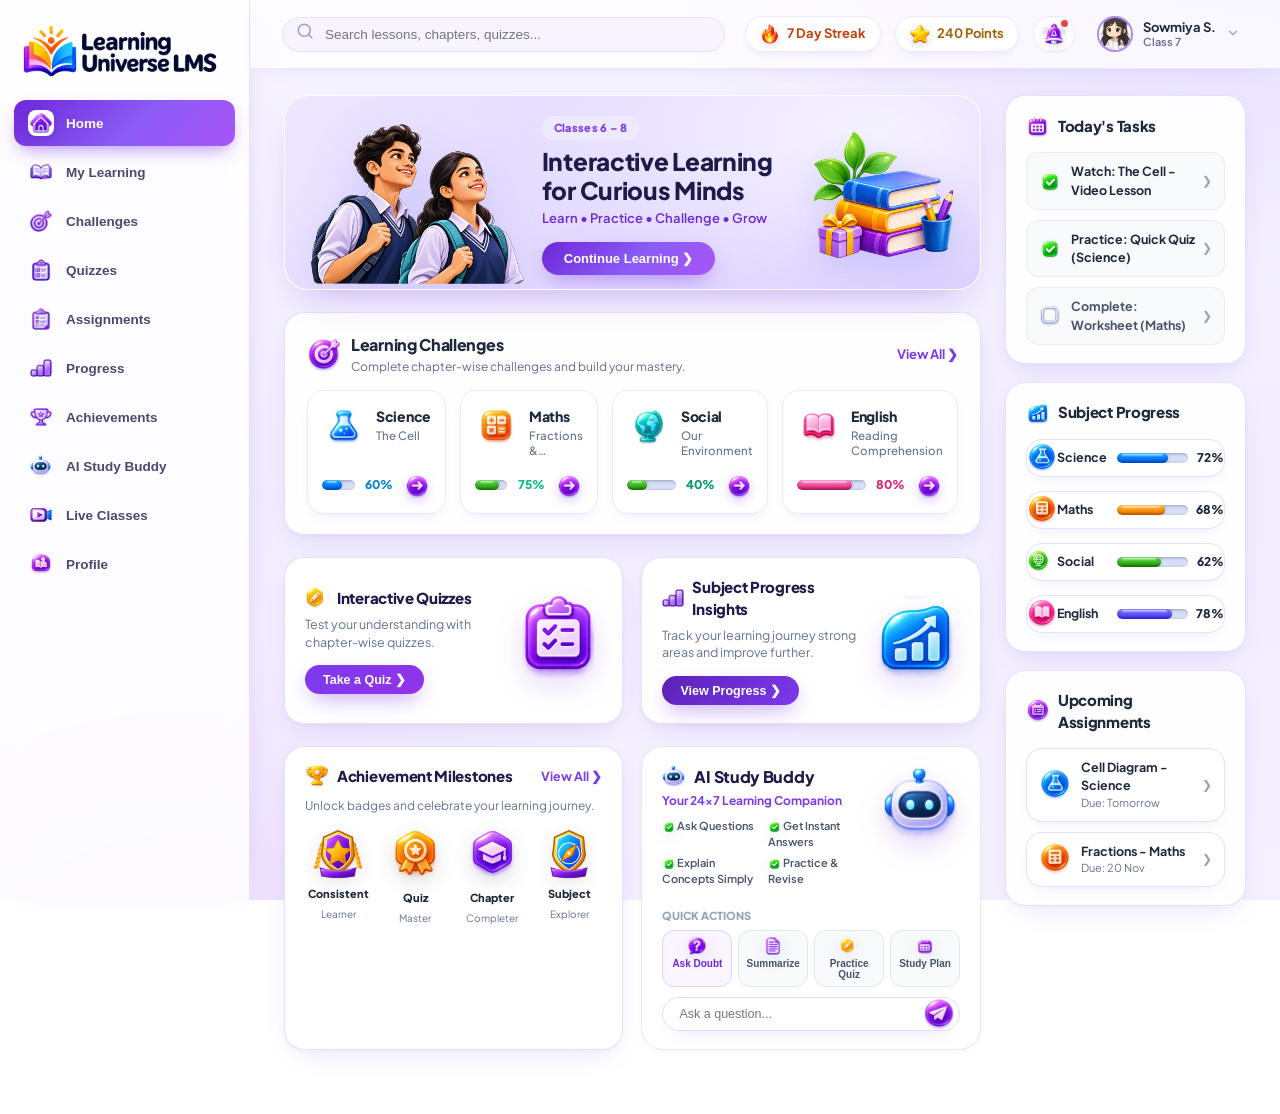
<file: index.html>
<!DOCTYPE html>
<html lang="en">

<head>
  <meta charset="UTF-8">
  <meta name="viewport" content="width=device-width, initial-scale=1.0">
  <title>Learning Universe LMS | Classes 6 – 8 Student Portal</title>

  <!-- Modern Google Fonts -->
  <link rel="preconnect" href="https://fonts.googleapis.com">
  <link rel="preconnect" href="https://fonts.gstatic.com" crossorigin>
  <link
    href="https://fonts.googleapis.com/css2?family=Plus+Jakarta+Sans:ital,wght@0,400;0,500;0,600;0,700;0,800;1,400&display=swap"
    rel="stylesheet">

  <!-- Core LMS Stylesheets -->
  <link rel="stylesheet" href="css/main.css?v=20261127">
  <link rel="stylesheet" href="css/components.css?v=20261127">
  <link rel="stylesheet" href="css/animations.css?v=20261127">
  <link rel="stylesheet" href="css/theme.css?v=20261127">
  <link rel="stylesheet" href="css/dark.css?v=20261127">

  <!-- Apply saved Light/Dark/System theme before first paint (no white flash) -->
  <script>
    (function () {
      try {
        var t = localStorage.getItem("lu-theme") || "light";
        var dark = t === "dark" || (t === "system" && window.matchMedia && window.matchMedia("(prefers-color-scheme: dark)").matches);
        if (dark) document.documentElement.classList.add("lu-dark");
      } catch (e) {}
    })();
  </script>

  <link rel="icon" type="image/svg+xml"
    href="data:image/svg+xml,<svg xmlns='http://www.w3.org/2000/svg' viewBox='0 0 48 48'><circle cx='24' cy='24' r='20' fill='%237C3AED'/><path d='M16 24L22 30L34 18' stroke='%23FFFFFF' stroke-width='4' fill='none'/></svg>">
</head>

<body>

  <!-- Main LMS Shell: Sidebar + Header + Dynamic Screen Stage -->
  <div id="lms-shell-root"></div>

  <!-- Application Bundle (Loads seamlessly on both file:/// and http:// without CORS errors) -->
  <script src="js/bundle.js?v=20261127"></script>

</body>

</html>
</file>
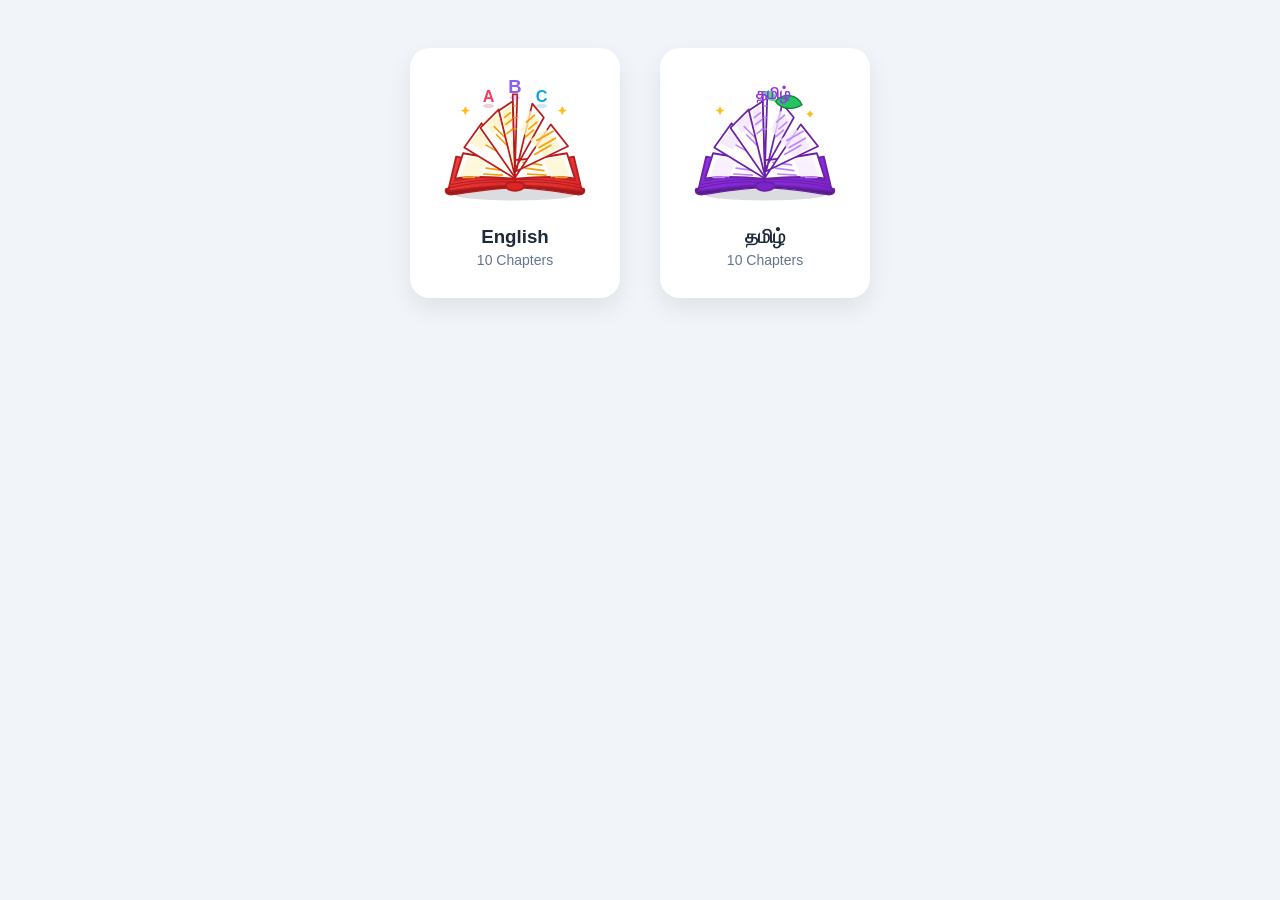
<file: scratch/preview_books.html>
<!DOCTYPE html>
<html>
<head>
<meta charset="utf-8">
<title>Fanning Book Preview</title>
<style>
  body {
    background: #F1F5F9;
    display: flex;
    flex-direction: column;
    align-items: center;
    justify-content: center;
    gap: 40px;
    padding: 40px;
    font-family: 'Plus Jakarta Sans', sans-serif;
  }
  .row {
    display: flex;
    gap: 40px;
    align-items: center;
  }
  .card {
    background: #FFFFFF;
    border-radius: 20px;
    padding: 30px;
    box-shadow: 0 10px 25px rgba(0,0,0,0.08);
    display: flex;
    flex-direction: column;
    align-items: center;
    cursor: pointer;
    transition: transform 0.25s ease, box-shadow 0.25s ease;
  }
  .card:hover {
    transform: translateY(-4px);
    box-shadow: 0 16px 32px rgba(99,102,241,0.15);
  }

  /* Hover Flutter Animations */
  .anim-fanning-book-wrap {
    cursor: pointer;
    display: inline-flex;
    align-items: center;
    justify-content: center;
    transition: transform 0.3s cubic-bezier(0.34, 1.56, 0.64, 1);
  }
  .card:hover .anim-fanning-book-wrap,
  .anim-fanning-book-wrap:hover {
    transform: scale(1.06);
  }

  .fanning-moving-page-1,
  .fanning-moving-page-2 {
    transform-origin: 65px 79px;
    transition: transform 0.3s ease;
  }

  /* Smooth flutter on hover */
  .card:hover .fanning-moving-page-1,
  .anim-fanning-book-wrap:hover .fanning-moving-page-1 {
    animation: bookPageFlutter1 1.6s ease-in-out infinite alternate;
  }
  .card:hover .fanning-moving-page-2,
  .anim-fanning-book-wrap:hover .fanning-moving-page-2 {
    animation: bookPageFlutter2 1.9s ease-in-out infinite alternate;
  }

  @keyframes bookPageFlutter1 {
    0% {
      transform: rotate(0deg);
    }
    50% {
      transform: rotate(-10deg) skewY(-2deg);
    }
    100% {
      transform: rotate(6deg) skewY(1deg);
    }
  }

  @keyframes bookPageFlutter2 {
    0% {
      transform: rotate(0deg);
    }
    50% {
      transform: rotate(8deg) skewY(2deg);
    }
    100% {
      transform: rotate(-7deg) skewY(-1deg);
    }
  }

  /* Click full page flip cycle */
  .page-turning-active .fanning-moving-page-1 {
    animation: bookPageFlipCycle1 1.0s cubic-bezier(0.25, 1, 0.5, 1) forwards !important;
  }
  .page-turning-active .fanning-moving-page-2 {
    animation: bookPageFlipCycle2 1.15s cubic-bezier(0.25, 1, 0.5, 1) forwards !important;
  }

  @keyframes bookPageFlipCycle1 {
    0% {
      transform: rotate(0deg) scaleX(1);
    }
    35% {
      transform: rotate(-45deg) scaleX(0.6) skewY(-10deg);
    }
    65% {
      transform: rotate(-85deg) scaleX(0.4) skewY(-15deg);
    }
    85% {
      transform: rotate(-110deg) scaleX(0.7) skewY(-5deg);
    }
    100% {
      transform: rotate(0deg) scaleX(1);
    }
  }

  @keyframes bookPageFlipCycle2 {
    0% {
      transform: rotate(0deg) scaleX(1);
    }
    30% {
      transform: rotate(20deg) scaleX(0.85);
    }
    55% {
      transform: rotate(-50deg) scaleX(0.4) skewY(-12deg);
    }
    80% {
      transform: rotate(-95deg) scaleX(0.7) skewY(-6deg);
    }
    100% {
      transform: rotate(0deg) scaleX(1);
    }
  }

</style>
</head>
<body>
  <div class="row">
    <div class="card" id="card-eng">
      
    <div class="anim-icon-wrap anim-fanning-book-wrap anim-english-wrap" style="width: 150px; height: 132px; position: relative;" title="English Book" data-subject="english">
      <svg width="150" height="132" viewBox="0 0 130 102" fill="none" xmlns="http://www.w3.org/2000/svg" class="fanning-book-svg fanning-book-english">
        <defs>
          <linearGradient id="covGrad_english_150" x1="0%" y1="0%" x2="100%" y2="100%">
            <stop offset="0%" stop-color="#EF4444"/>
            <stop offset="100%" stop-color="#DC2626"/>
          </linearGradient>
          <linearGradient id="pageIvory_english_150" x1="0%" y1="0%" x2="0%" y2="100%">
            <stop offset="0%" stop-color="#FFFFFF"/>
            <stop offset="100%" stop-color="#FFFDF7"/>
          </linearGradient>
          <linearGradient id="pageWarm_english_150" x1="0%" y1="0%" x2="100%" y2="100%">
            <stop offset="0%" stop-color="#FFFFFF"/>
            <stop offset="60%" stop-color="#FFFBEB"/>
            <stop offset="100%" stop-color="#FEF3C7"/>
          </linearGradient>
          <filter id="softShadow_english_150" x="-10%" y="-10%" width="120%" height="130%">
            <feDropShadow dx="0" dy="4" stdDeviation="3" flood-color="#0F172A" flood-opacity="0.12"/>
          </filter>
        </defs>

        <!-- Ambient Ground Shadow -->
        <ellipse cx="65" cy="95" rx="52" ry="5" fill="#0F172A" fill-opacity="0.15"/>

        <!-- ================= 1. COVER THICKNESS & OUTER CASING ================= -->
        <!-- Red Cover Casing visible under bottom curve -->
        <path d="M65 89 C45 89 25 93 10 95 C6 95 4 93 5 90 C12 87 35 84 65 84 C95 84 118 87 125 90 C126 93 124 95 120 95 C105 93 85 89 65 89 Z"
              fill="#991B1B" stroke="#B91C1C" stroke-width="1.2"/>
        
        <!-- Left Cover Wing Underneath -->
        <path d="M65 87 C42 87 22 90 7 92 L14 62 C28 65 46 67 65 68 Z"
              fill="url(#covGrad_english_150)" stroke="#B91C1C" stroke-width="1.6" stroke-linejoin="round"/>
        
        <!-- Right Cover Wing Underneath -->
        <path d="M65 87 C88 87 108 90 123 92 L116 62 C102 65 84 67 65 68 Z"
              fill="url(#covGrad_english_150)" stroke="#B91C1C" stroke-width="1.6" stroke-linejoin="round"/>

        <!-- Center Rounded Spine Tab / Joint -->
        <path d="M57 87 C57 93 73 93 73 87 C73 83 57 83 57 87 Z"
              fill="#DC2626" stroke="#B91C1C" stroke-width="1.6"/>

        <!-- ================= 2. BASE PAGES LYING FLAT WITH MULTI-PAGE EDGES ================= -->
        <!-- Left multi-page edge lines (Thickness) -->
        <path d="M8 89 C24 85 44 83 65 84" stroke="#B91C1C" stroke-width="1" stroke-linecap="round" fill="none"/>
        <path d="M10 86 C26 83 45 81 65 82" stroke="#B91C1C" stroke-width="1" stroke-linecap="round" fill="none"/>
        <path d="M12 83 C28 80 46 79 65 80" stroke="#B91C1C" stroke-width="1" stroke-linecap="round" fill="none"/>

        <!-- Right multi-page edge lines (Thickness) -->
        <path d="M122 89 C106 85 86 83 65 84" stroke="#B91C1C" stroke-width="1" stroke-linecap="round" fill="none"/>
        <path d="M120 86 C104 83 85 81 65 82" stroke="#B91C1C" stroke-width="1" stroke-linecap="round" fill="none"/>
        <path d="M118 83 C102 80 84 79 65 80" stroke="#B91C1C" stroke-width="1" stroke-linecap="round" fill="none"/>

        <!-- Left Base Page Top Surface -->
        <path d="M65 81 C46 80 28 78 13 81 L20 59 C35 62 50 64 65 65 Z"
              fill="url(#pageIvory_english_150)" stroke="#B91C1C" stroke-width="1.6" stroke-linejoin="round"/>
        <!-- Left base page yellow printed panel & text lines -->
        <path d="M18 78 L24 62 L40 64 L34 80 Z" fill="#FEF3C7" fill-opacity="0.6"/>
        <line x1="42" y1="67" x2="58" y2="69" stroke="#F59E0B" stroke-width="1.5" stroke-linecap="round"/>
        <line x1="40" y1="72" x2="56" y2="74" stroke="#F59E0B" stroke-width="1.5" stroke-linecap="round"/>
        <line x1="38" y1="77" x2="54" y2="78" stroke="#F59E0B" stroke-width="1.5" stroke-linecap="round"/>
        <line x1="20" y1="80" x2="30" y2="80" stroke="#F59E0B" stroke-width="1.3" stroke-linecap="round"/>

        <!-- Right Base Page Top Surface -->
        <path d="M65 81 C84 80 102 78 117 81 L110 59 C95 62 80 64 65 65 Z"
              fill="url(#pageIvory_english_150)" stroke="#B91C1C" stroke-width="1.6" stroke-linejoin="round"/>
        <!-- Right base page yellow printed panel & text lines -->
        <path d="M112 78 L106 62 L90 64 L96 80 Z" fill="#FEF3C7" fill-opacity="0.6"/>
        <line x1="72" y1="67" x2="88" y2="69" stroke="#F59E0B" stroke-width="1.5" stroke-linecap="round"/>
        <line x1="74" y1="72" x2="90" y2="74" stroke="#F59E0B" stroke-width="1.5" stroke-linecap="round"/>
        <line x1="76" y1="77" x2="92" y2="78" stroke="#F59E0B" stroke-width="1.5" stroke-linecap="round"/>
        <line x1="100" y1="80" x2="110" y2="80" stroke="#F59E0B" stroke-width="1.3" stroke-linecap="round"/>


        <!-- ================= 3. FANNING PAGES STANDING IN PERSPECTIVE (Matching Reference) ================= -->

        <!-- Leaf 1: Left Low Angle (~25 deg) -->
        <g class="fanning-leaf leaf-left-low">
          <path d="M65 81 L21 54 L36 33 L65 74 Z" fill="url(#pageIvory_english_150)" stroke="#B91C1C" stroke-width="1.5" stroke-linejoin="round"/>
          <path d="M26 50 L37 36 L48 42 L37 56 Z" fill="#FEF3C7" fill-opacity="0.8"/>
          <line x1="42" y1="46" x2="56" y2="54" stroke="#F59E0B" stroke-width="1.4" stroke-linecap="round"/>
          <line x1="40" y1="52" x2="54" y2="60" stroke="#F59E0B" stroke-width="1.4" stroke-linecap="round"/>
        </g>

        <!-- Leaf 2: Left Mid Angle (~48 deg) -->
        <g class="fanning-leaf leaf-left-mid">
          <path d="M65 80 L35 37 L51 21 L65 73 Z" fill="url(#pageIvory_english_150)" stroke="#B91C1C" stroke-width="1.5" stroke-linejoin="round"/>
          <path d="M39 34 L50 24 L56 32 L45 42 Z" fill="#FEF3C7" fill-opacity="0.8"/>
          <line x1="47" y1="36" x2="57" y2="46" stroke="#F59E0B" stroke-width="1.4" stroke-linecap="round"/>
          <line x1="49" y1="43" x2="59" y2="53" stroke="#F59E0B" stroke-width="1.4" stroke-linecap="round"/>
        </g>

        <!-- Leaf 3: Left High / Center Steep Angle (~70 deg) [MOVING PAGE 1 - Flutter & Flip] -->
        <g class="fanning-leaf fanning-moving-page-1" style="transform-origin: 65px 79px;">
          <path d="M65 79 L51 22 L63 14 L65 71 Z" fill="url(#pageWarm_english_150)" stroke="#B91C1C" stroke-width="1.5" stroke-linejoin="round"/>
          <path d="M54 23 L61 17 L63 32 L56 38 Z" fill="#FEF3C7"/>
          <line x1="56" y1="28" x2="61" y2="24" stroke="#F59E0B" stroke-width="1.4" stroke-linecap="round"/>
          <line x1="57" y1="34" x2="62" y2="30" stroke="#F59E0B" stroke-width="1.4" stroke-linecap="round"/>
          <line x1="58" y1="42" x2="63" y2="38" stroke="#F59E0B" stroke-width="1.4" stroke-linecap="round"/>
        </g>

        <!-- Leaf 4: Center Tall Upright (~88-90 deg) [MOVING PAGE 2 - Flutter & Flip] -->
        <g class="fanning-leaf fanning-moving-page-2" style="transform-origin: 65px 79px;">
          <path d="M65 78 L63 8 L67 8 L65 71 Z" fill="#FFFFFF" stroke="#B91C1C" stroke-width="1.5" stroke-linejoin="round"/>
          <line x1="64" y1="18" x2="66" y2="18" stroke="#F59E0B" stroke-width="1.3" stroke-linecap="round"/>
          <line x1="64" y1="28" x2="66" y2="28" stroke="#F59E0B" stroke-width="1.3" stroke-linecap="round"/>
          <line x1="64" y1="38" x2="66" y2="38" stroke="#F59E0B" stroke-width="1.3" stroke-linecap="round"/>
        </g>

        <!-- Leaf 5: Right High Angle (~65 deg) - Tall Back Facing Right -->
        <g class="fanning-leaf leaf-right-high">
          <path d="M65 79 L80 16 L90 28 L65 73 Z" fill="url(#pageIvory_english_150)" stroke="#B91C1C" stroke-width="1.5" stroke-linejoin="round"/>
          <path d="M78 22 L86 31 L78 48 L70 39 Z" fill="#FEF3C7" fill-opacity="0.8"/>
          <line x1="75" y1="32" x2="82" y2="26" stroke="#F59E0B" stroke-width="1.4" stroke-linecap="round"/>
          <line x1="77" y1="38" x2="84" y2="32" stroke="#F59E0B" stroke-width="1.4" stroke-linecap="round"/>
          <line x1="74" y1="45" x2="81" y2="39" stroke="#F59E0B" stroke-width="1.4" stroke-linecap="round"/>
        </g>

        <!-- Leaf 6: Right Mid/Low Angle (~42 deg) - Wide Open Perspective -->
        <g class="fanning-leaf leaf-right-mid">
          <path d="M65 80 L96 34 L111 53 L65 75 Z" fill="url(#pageIvory_english_150)" stroke="#B91C1C" stroke-width="1.5" stroke-linejoin="round"/>
          <path d="M92 38 L104 53 L90 62 L78 47 Z" fill="#FEF3C7" fill-opacity="0.8"/>
          <line x1="84" y1="48" x2="98" y2="40" stroke="#F59E0B" stroke-width="1.5" stroke-linecap="round"/>
          <line x1="86" y1="54" x2="100" y2="46" stroke="#F59E0B" stroke-width="1.5" stroke-linecap="round"/>
          <line x1="82" y1="60" x2="96" y2="52" stroke="#F59E0B" stroke-width="1.5" stroke-linecap="round"/>
        </g>

        <!-- ================= 4. THEME OVERLAYS ================= -->
        
        <!-- English Theme: Floating 3D ABC Letters & Golden Magic Sparks -->
        <g class="float-fanning-letters">
          <!-- Letter A -->
          <g class="fanning-letter-a" transform="translate(36, 4)">
            <ellipse cx="6" cy="14" rx="5" ry="1.8" fill="#BE123C" fill-opacity="0.2"/>
            <text x="6" y="11" text-anchor="middle" font-size="14" font-weight="900" fill="#F43F5E" font-family="'Plus Jakarta Sans', sans-serif">A</text>
          </g>
          <!-- Letter B (Peak) -->
          <g class="fanning-letter-b" transform="translate(59, -3)">
            <ellipse cx="6" cy="14" rx="5" ry="1.8" fill="#6D28D9" fill-opacity="0.2"/>
            <text x="6" y="10" text-anchor="middle" font-size="16" font-weight="900" fill="#8B5CF6" font-family="'Plus Jakarta Sans', sans-serif">B</text>
          </g>
          <!-- Letter C -->
          <g class="fanning-letter-c" transform="translate(82, 4)">
            <ellipse cx="6" cy="14" rx="5" ry="1.8" fill="#0284C7" fill-opacity="0.2"/>
            <text x="6" y="11" text-anchor="middle" font-size="14" font-weight="900" fill="#0EA5E9" font-family="'Plus Jakarta Sans', sans-serif">C</text>
          </g>
          <!-- Golden Sparks -->
          <path d="M22 18 L23.5 21 L26 22 L23.5 23 L22 26 L20.5 23 L18 22 L20.5 21 Z" fill="#FBBF24"/>
          <path d="M106 18 L107.5 21 L110 22 L107.5 23 L106 26 L104.5 23 L102 22 L104.5 21 Z" fill="#FBBF24"/>
        </g>
        

      </svg>
    </div>
    
      <h3 style="margin: 16px 0 4px; color: #1E293B;">English</h3>
      <p style="margin: 0; color: #64748B; font-size: 14px;">10 Chapters</p>
    </div>
    <div class="card" id="card-tam">
      
    <div class="anim-icon-wrap anim-fanning-book-wrap anim-tamil-wrap" style="width: 150px; height: 132px; position: relative;" title="Tamil Book" data-subject="tamil">
      <svg width="150" height="132" viewBox="0 0 130 102" fill="none" xmlns="http://www.w3.org/2000/svg" class="fanning-book-svg fanning-book-tamil">
        <defs>
          <linearGradient id="covGrad_tamil_150" x1="0%" y1="0%" x2="100%" y2="100%">
            <stop offset="0%" stop-color="#9333EA"/>
            <stop offset="100%" stop-color="#7E22CE"/>
          </linearGradient>
          <linearGradient id="pageIvory_tamil_150" x1="0%" y1="0%" x2="0%" y2="100%">
            <stop offset="0%" stop-color="#FFFFFF"/>
            <stop offset="100%" stop-color="#FFFDF7"/>
          </linearGradient>
          <linearGradient id="pageWarm_tamil_150" x1="0%" y1="0%" x2="100%" y2="100%">
            <stop offset="0%" stop-color="#FFFFFF"/>
            <stop offset="60%" stop-color="#FFFBEB"/>
            <stop offset="100%" stop-color="#F3E8FF"/>
          </linearGradient>
          <filter id="softShadow_tamil_150" x="-10%" y="-10%" width="120%" height="130%">
            <feDropShadow dx="0" dy="4" stdDeviation="3" flood-color="#0F172A" flood-opacity="0.12"/>
          </filter>
        </defs>

        <!-- Ambient Ground Shadow -->
        <ellipse cx="65" cy="95" rx="52" ry="5" fill="#0F172A" fill-opacity="0.15"/>

        <!-- ================= 1. COVER THICKNESS & OUTER CASING ================= -->
        <!-- Red Cover Casing visible under bottom curve -->
        <path d="M65 89 C45 89 25 93 10 95 C6 95 4 93 5 90 C12 87 35 84 65 84 C95 84 118 87 125 90 C126 93 124 95 120 95 C105 93 85 89 65 89 Z"
              fill="#581C87" stroke="#6B21A8" stroke-width="1.2"/>
        
        <!-- Left Cover Wing Underneath -->
        <path d="M65 87 C42 87 22 90 7 92 L14 62 C28 65 46 67 65 68 Z"
              fill="url(#covGrad_tamil_150)" stroke="#6B21A8" stroke-width="1.6" stroke-linejoin="round"/>
        
        <!-- Right Cover Wing Underneath -->
        <path d="M65 87 C88 87 108 90 123 92 L116 62 C102 65 84 67 65 68 Z"
              fill="url(#covGrad_tamil_150)" stroke="#6B21A8" stroke-width="1.6" stroke-linejoin="round"/>

        <!-- Center Rounded Spine Tab / Joint -->
        <path d="M57 87 C57 93 73 93 73 87 C73 83 57 83 57 87 Z"
              fill="#7E22CE" stroke="#6B21A8" stroke-width="1.6"/>

        <!-- ================= 2. BASE PAGES LYING FLAT WITH MULTI-PAGE EDGES ================= -->
        <!-- Left multi-page edge lines (Thickness) -->
        <path d="M8 89 C24 85 44 83 65 84" stroke="#6B21A8" stroke-width="1" stroke-linecap="round" fill="none"/>
        <path d="M10 86 C26 83 45 81 65 82" stroke="#6B21A8" stroke-width="1" stroke-linecap="round" fill="none"/>
        <path d="M12 83 C28 80 46 79 65 80" stroke="#6B21A8" stroke-width="1" stroke-linecap="round" fill="none"/>

        <!-- Right multi-page edge lines (Thickness) -->
        <path d="M122 89 C106 85 86 83 65 84" stroke="#6B21A8" stroke-width="1" stroke-linecap="round" fill="none"/>
        <path d="M120 86 C104 83 85 81 65 82" stroke="#6B21A8" stroke-width="1" stroke-linecap="round" fill="none"/>
        <path d="M118 83 C102 80 84 79 65 80" stroke="#6B21A8" stroke-width="1" stroke-linecap="round" fill="none"/>

        <!-- Left Base Page Top Surface -->
        <path d="M65 81 C46 80 28 78 13 81 L20 59 C35 62 50 64 65 65 Z"
              fill="url(#pageIvory_tamil_150)" stroke="#6B21A8" stroke-width="1.6" stroke-linejoin="round"/>
        <!-- Left base page yellow printed panel & text lines -->
        <path d="M18 78 L24 62 L40 64 L34 80 Z" fill="#F3E8FF" fill-opacity="0.6"/>
        <line x1="42" y1="67" x2="58" y2="69" stroke="#C084FC" stroke-width="1.5" stroke-linecap="round"/>
        <line x1="40" y1="72" x2="56" y2="74" stroke="#C084FC" stroke-width="1.5" stroke-linecap="round"/>
        <line x1="38" y1="77" x2="54" y2="78" stroke="#C084FC" stroke-width="1.5" stroke-linecap="round"/>
        <line x1="20" y1="80" x2="30" y2="80" stroke="#C084FC" stroke-width="1.3" stroke-linecap="round"/>

        <!-- Right Base Page Top Surface -->
        <path d="M65 81 C84 80 102 78 117 81 L110 59 C95 62 80 64 65 65 Z"
              fill="url(#pageIvory_tamil_150)" stroke="#6B21A8" stroke-width="1.6" stroke-linejoin="round"/>
        <!-- Right base page yellow printed panel & text lines -->
        <path d="M112 78 L106 62 L90 64 L96 80 Z" fill="#F3E8FF" fill-opacity="0.6"/>
        <line x1="72" y1="67" x2="88" y2="69" stroke="#C084FC" stroke-width="1.5" stroke-linecap="round"/>
        <line x1="74" y1="72" x2="90" y2="74" stroke="#C084FC" stroke-width="1.5" stroke-linecap="round"/>
        <line x1="76" y1="77" x2="92" y2="78" stroke="#C084FC" stroke-width="1.5" stroke-linecap="round"/>
        <line x1="100" y1="80" x2="110" y2="80" stroke="#C084FC" stroke-width="1.3" stroke-linecap="round"/>


        <!-- ================= 3. FANNING PAGES STANDING IN PERSPECTIVE (Matching Reference) ================= -->

        <!-- Leaf 1: Left Low Angle (~25 deg) -->
        <g class="fanning-leaf leaf-left-low">
          <path d="M65 81 L21 54 L36 33 L65 74 Z" fill="url(#pageIvory_tamil_150)" stroke="#6B21A8" stroke-width="1.5" stroke-linejoin="round"/>
          <path d="M26 50 L37 36 L48 42 L37 56 Z" fill="#F3E8FF" fill-opacity="0.8"/>
          <line x1="42" y1="46" x2="56" y2="54" stroke="#C084FC" stroke-width="1.4" stroke-linecap="round"/>
          <line x1="40" y1="52" x2="54" y2="60" stroke="#C084FC" stroke-width="1.4" stroke-linecap="round"/>
        </g>

        <!-- Leaf 2: Left Mid Angle (~48 deg) -->
        <g class="fanning-leaf leaf-left-mid">
          <path d="M65 80 L35 37 L51 21 L65 73 Z" fill="url(#pageIvory_tamil_150)" stroke="#6B21A8" stroke-width="1.5" stroke-linejoin="round"/>
          <path d="M39 34 L50 24 L56 32 L45 42 Z" fill="#F3E8FF" fill-opacity="0.8"/>
          <line x1="47" y1="36" x2="57" y2="46" stroke="#C084FC" stroke-width="1.4" stroke-linecap="round"/>
          <line x1="49" y1="43" x2="59" y2="53" stroke="#C084FC" stroke-width="1.4" stroke-linecap="round"/>
        </g>

        <!-- Leaf 3: Left High / Center Steep Angle (~70 deg) [MOVING PAGE 1 - Flutter & Flip] -->
        <g class="fanning-leaf fanning-moving-page-1" style="transform-origin: 65px 79px;">
          <path d="M65 79 L51 22 L63 14 L65 71 Z" fill="url(#pageWarm_tamil_150)" stroke="#6B21A8" stroke-width="1.5" stroke-linejoin="round"/>
          <path d="M54 23 L61 17 L63 32 L56 38 Z" fill="#F3E8FF"/>
          <line x1="56" y1="28" x2="61" y2="24" stroke="#C084FC" stroke-width="1.4" stroke-linecap="round"/>
          <line x1="57" y1="34" x2="62" y2="30" stroke="#C084FC" stroke-width="1.4" stroke-linecap="round"/>
          <line x1="58" y1="42" x2="63" y2="38" stroke="#C084FC" stroke-width="1.4" stroke-linecap="round"/>
        </g>

        <!-- Leaf 4: Center Tall Upright (~88-90 deg) [MOVING PAGE 2 - Flutter & Flip] -->
        <g class="fanning-leaf fanning-moving-page-2" style="transform-origin: 65px 79px;">
          <path d="M65 78 L63 8 L67 8 L65 71 Z" fill="#FFFFFF" stroke="#6B21A8" stroke-width="1.5" stroke-linejoin="round"/>
          <line x1="64" y1="18" x2="66" y2="18" stroke="#C084FC" stroke-width="1.3" stroke-linecap="round"/>
          <line x1="64" y1="28" x2="66" y2="28" stroke="#C084FC" stroke-width="1.3" stroke-linecap="round"/>
          <line x1="64" y1="38" x2="66" y2="38" stroke="#C084FC" stroke-width="1.3" stroke-linecap="round"/>
        </g>

        <!-- Leaf 5: Right High Angle (~65 deg) - Tall Back Facing Right -->
        <g class="fanning-leaf leaf-right-high">
          <path d="M65 79 L80 16 L90 28 L65 73 Z" fill="url(#pageIvory_tamil_150)" stroke="#6B21A8" stroke-width="1.5" stroke-linejoin="round"/>
          <path d="M78 22 L86 31 L78 48 L70 39 Z" fill="#F3E8FF" fill-opacity="0.8"/>
          <line x1="75" y1="32" x2="82" y2="26" stroke="#C084FC" stroke-width="1.4" stroke-linecap="round"/>
          <line x1="77" y1="38" x2="84" y2="32" stroke="#C084FC" stroke-width="1.4" stroke-linecap="round"/>
          <line x1="74" y1="45" x2="81" y2="39" stroke="#C084FC" stroke-width="1.4" stroke-linecap="round"/>
        </g>

        <!-- Leaf 6: Right Mid/Low Angle (~42 deg) - Wide Open Perspective -->
        <g class="fanning-leaf leaf-right-mid">
          <path d="M65 80 L96 34 L111 53 L65 75 Z" fill="url(#pageIvory_tamil_150)" stroke="#6B21A8" stroke-width="1.5" stroke-linejoin="round"/>
          <path d="M92 38 L104 53 L90 62 L78 47 Z" fill="#F3E8FF" fill-opacity="0.8"/>
          <line x1="84" y1="48" x2="98" y2="40" stroke="#C084FC" stroke-width="1.5" stroke-linecap="round"/>
          <line x1="86" y1="54" x2="100" y2="46" stroke="#C084FC" stroke-width="1.5" stroke-linecap="round"/>
          <line x1="82" y1="60" x2="96" y2="52" stroke="#C084FC" stroke-width="1.5" stroke-linecap="round"/>
        </g>

        <!-- ================= 4. THEME OVERLAYS ================= -->
        
        <!-- Tamil Theme: Sprouting Leaves & Golden/Violet Tamil Script -->
        <g class="float-fanning-tamil">
          <!-- Green Sprouting Leaves at top right -->
          <path d="M74 14 C81 6 93 8 97 17 C90 22 79 21 74 14 Z" fill="#22C55E" stroke="#15803D" stroke-width="1.2"/>
          <path d="M74 14 C76 6 69 3 63 6 C65 13 70 14 74 14 Z" fill="#4ADE80"/>
          <!-- Tamil typography 'தமிழ்' floating above -->
          <g transform="translate(58, 2)">
            <text x="14" y="10" text-anchor="middle" font-size="14" font-weight="900" fill="#9333EA" font-family="'Noto Sans Tamil', 'Latha', 'Mukta Malar', 'Plus Jakarta Sans', sans-serif">தமிழ்</text>
          </g>
          <!-- Golden Sparks -->
          <path d="M26 18 L27.5 21 L30 22 L27.5 23 L26 26 L24.5 23 L22 22 L24.5 21 Z" fill="#FBBF24"/>
          <path d="M104 22 L105.5 24 L107 25 L105.5 26 L104 28 L102.5 26 L101 25 L102.5 24 Z" fill="#FBBF24"/>
        </g>
        

      </svg>
    </div>
    
      <h3 style="margin: 16px 0 4px; color: #1E293B;">தமிழ்</h3>
      <p style="margin: 0; color: #64748B; font-size: 14px;">10 Chapters</p>
    </div>
  </div>

  <script>
    document.querySelectorAll('.card').forEach(card => {
      card.addEventListener('click', () => {
        const wrap = card.querySelector('.anim-fanning-book-wrap');
        wrap.classList.add('page-turning-active');
        setTimeout(() => {
          wrap.classList.remove('page-turning-active');
        }, 1200);
      });
    });
  </script>
</body>
</html>
</file>
<file: css/main.css>
/* Learning Universe LMS - Core Styles & Design Tokens */
:root {
  /* Brand Theme Colors */
  --primary: #7C3AED;
  --primary-hover: #6D28D9;
  --primary-dark: #5B21B6;
  --primary-light: #EDE9FE;
  --primary-subtle: rgba(124, 58, 237, 0.08);
  --primary-gradient: linear-gradient(135deg, #7C3AED 0%, #9333EA 100%);
  --primary-glow: 0 8px 24px -4px rgba(124, 58, 237, 0.4);

  /* Subject Accent Colors */
  --science-cyan: #0284C7;
  --science-gradient: linear-gradient(135deg, #0284C7 0%, #38BDF8 100%);
  --science-light: #E0F2FE;

  --maths-amber: #F59E0B;
  --maths-gradient: linear-gradient(135deg, #F59E0B 0%, #F97316 100%);
  --maths-light: #FEF3C7;

  --social-green: #10B981;
  --social-gradient: linear-gradient(135deg, #10B981 0%, #059669 100%);
  --social-light: #D1FAE5;

  --english-pink: #EC4899;
  --english-gradient: linear-gradient(135deg, #EC4899 0%, #F472B6 100%);
  --english-light: #FCE7F3;

  /* Surfaces & Backgrounds */
  --bg-app: #F5F6FC;
  --bg-sidebar: #FFFFFF;
  --bg-card: #FFFFFF;
  --bg-subtle: #F8FAFC;
  --border-light: #E2E8F0;
  --border-focus: #C4B5FD;

  /* Typography Colors */
  --text-main: #1E293B;
  --text-secondary: #64748B;
  --text-muted: #94A3B8;
  --text-inverse: #FFFFFF;

  /* Elevation Shadows */
  --shadow-sm: 0 1px 3px rgba(0, 0, 0, 0.05), 0 1px 2px rgba(0, 0, 0, 0.03);
  --shadow-md: 0 4px 16px -2px rgba(124, 58, 237, 0.08), 0 2px 6px -1px rgba(0, 0, 0, 0.04);
  --shadow-lg: 0 10px 25px -4px rgba(124, 58, 237, 0.12), 0 6px 12px -2px rgba(0, 0, 0, 0.04);
  --shadow-hover: 0 14px 32px -4px rgba(124, 58, 237, 0.18), 0 8px 16px -2px rgba(0, 0, 0, 0.06);

  /* Radius */
  --radius-sm: 8px;
  --radius-md: 12px;
  --radius-lg: 18px;
  --radius-xl: 24px;
  --radius-pill: 9999px;

  /* Transitions */
  --trans-fast: 0.15s cubic-bezier(0.4, 0, 0.2, 1);
  --trans-normal: 0.25s cubic-bezier(0.4, 0, 0.2, 1);
  --trans-smooth: 0.4s cubic-bezier(0.16, 1, 0.3, 1);
}

*, *::before, *::after {
  box-sizing: border-box;
  margin: 0;
  padding: 0;
}

body {
  font-family: -apple-system, BlinkMacSystemFont, "Plus Jakarta Sans", "Inter", "Segoe UI", Roboto, Helvetica, Arial, sans-serif;
  background-color: var(--bg-app);
  color: var(--text-main);
  line-height: 1.5;
  -webkit-font-smoothing: antialiased;
  -moz-osx-font-smoothing: grayscale;
  overflow-x: hidden;
  min-height: 100vh;
}

/* Master Layout Structure */
#app-container {
  display: flex;
  flex-direction: column;
  min-height: 100vh;
  position: relative;
}

/* Screen Flow Bar (Top Quick-Switch Bar matching the 13 screens overview) */
.flow-navigator-wrapper {
  background: #1E1B4B;
  color: #FFFFFF;
  border-bottom: 2px solid #4338CA;
  position: sticky;
  top: 0;
  z-index: 9999;
  transition: all var(--trans-normal);
  box-shadow: 0 4px 20px rgba(0,0,0,0.25);
}

.flow-navigator-inner {
  max-width: 1600px;
  margin: 0 auto;
  padding: 8px 16px;
  display: flex;
  align-items: center;
  justify-content: space-between;
  gap: 12px;
  overflow-x: auto;
}

.flow-brand-badge {
  display: flex;
  align-items: center;
  gap: 8px;
  font-weight: 700;
  font-size: 13px;
  white-space: nowrap;
  color: #E0E7FF;
  padding-right: 12px;
  border-right: 1px solid rgba(255,255,255,0.2);
}

.flow-pill-list {
  display: flex;
  align-items: center;
  gap: 6px;
  overflow-x: auto;
  padding: 2px 0;
  scrollbar-width: thin;
}

.flow-pill-btn {
  display: flex;
  align-items: center;
  gap: 6px;
  padding: 5px 10px;
  border-radius: var(--radius-pill);
  font-size: 12px;
  font-weight: 600;
  background: rgba(255, 255, 255, 0.12);
  color: #E2E8F0;
  border: 1px solid rgba(255, 255, 255, 0.1);
  cursor: pointer;
  white-space: nowrap;
  transition: all var(--trans-fast);
}

.flow-pill-btn:hover {
  background: rgba(255, 255, 255, 0.22);
  color: #FFFFFF;
  transform: translateY(-1px);
}

.flow-pill-btn.active {
  background: var(--primary-gradient);
  color: #FFFFFF;
  border-color: #A78BFA;
  box-shadow: 0 2px 10px rgba(124, 58, 237, 0.5);
}

.flow-pill-num {
  font-size: 10px;
  background: rgba(0,0,0,0.3);
  padding: 2px 5px;
  border-radius: 6px;
  font-weight: 800;
  letter-spacing: 0.5px;
}

.flow-pill-btn.active .flow-pill-num {
  background: rgba(255,255,255,0.25);
}

.flow-nav-actions {
  display: flex;
  align-items: center;
  gap: 8px;
  padding-left: 12px;
  border-left: 1px solid rgba(255,255,255,0.2);
  white-space: nowrap;
}

.flow-nav-arrow-btn {
  background: rgba(255,255,255,0.15);
  color: #FFFFFF;
  border: none;
  border-radius: var(--radius-sm);
  padding: 4px 8px;
  font-size: 11px;
  font-weight: 600;
  cursor: pointer;
  display: flex;
  align-items: center;
  gap: 4px;
  transition: var(--trans-fast);
}

.flow-nav-arrow-btn:hover {
  background: var(--primary);
}

.tour-btn {
  background: #10B981;
  color: #FFFFFF;
  border: none;
  border-radius: var(--radius-pill);
  padding: 4px 12px;
  font-size: 11px;
  font-weight: 700;
  cursor: pointer;
  display: flex;
  align-items: center;
  gap: 4px;
}

/* Top Purple Brand Bar (Fills empty top space matching Image 2) */
.lms-top-purple-bar {
  background: linear-gradient(90deg, #6D28D9 0%, #7C3AED 35%, #8B5CF6 70%, #9333EA 100%);
  color: #FFFFFF;
  height: 28px;
  position: sticky;
  top: 0;
  z-index: 950;
  display: flex;
  align-items: center;
  box-shadow: 0 2px 8px rgba(109, 40, 217, 0.25);
}

.lms-top-purple-inner {
  width: 100%;
  padding: 0 24px;
  display: flex;
  align-items: center;
  justify-content: space-between;
  font-size: 11.5px;
  font-weight: 700;
  letter-spacing: 0.2px;
}

.top-purple-left {
  display: flex;
  align-items: center;
  gap: 8px;
}

.purple-sparkle-dot {
  width: 6px;
  height: 6px;
  border-radius: 50%;
  background: #FDE047;
  box-shadow: 0 0 6px #FDE047;
}

.top-purple-title {
  color: #FFFFFF;
  font-weight: 800;
}

.top-purple-divider {
  color: rgba(255, 255, 255, 0.4);
}

.top-purple-sub {
  color: #DDD6FE;
  font-weight: 600;
}

.top-purple-right {
  display: flex;
  align-items: center;
  gap: 8px;
}

.top-purple-pill {
  background: rgba(255, 255, 255, 0.16);
  padding: 2px 10px;
  border-radius: 9999px;
  font-size: 11px;
  color: #EDE9FE;
  font-weight: 600;
  border: 1px solid rgba(255, 255, 255, 0.2);
}

/* LMS Main App Shell */
.lms-app-shell {
  display: flex;
  min-height: 100vh;
  position: relative;
  background-color: var(--bg-app);
}

/* Sidebar Navigation */
.lms-sidebar {
  width: 250px;
  min-width: 250px;
  background: var(--bg-sidebar);
  border-right: 1px solid var(--border-light);
  display: flex;
  flex-direction: column;
  padding: 16px 14px 10px 14px;
  position: sticky;
  top: 0;
  height: 100vh;
  overflow-y: auto;
  overflow-x: hidden;
  z-index: 100;
  transition: all var(--trans-normal);
}

.sidebar-logo {
  display: flex;
  align-items: center;
  gap: 12px;
  padding: 6px 12px 24px 8px;
  text-decoration: none;
  cursor: pointer;
}

.logo-text-wrap {
  display: flex;
  flex-direction: column;
}

.logo-brand-title {
  font-size: 15px;
  font-weight: 800;
  color: #1E1B4B;
  letter-spacing: -0.3px;
  line-height: 1.15;
}

.logo-brand-sub {
  font-size: 12px;
  font-weight: 700;
  color: var(--primary);
  letter-spacing: 0.5px;
}

.sidebar-nav-list {
  list-style: none;
  display: flex;
  flex-direction: column;
  gap: 4px;
  flex: 1;
}

.sidebar-nav-item {
  width: 100%;
}

.sidebar-link {
  display: flex;
  align-items: center;
  gap: 12px;
  padding: 10px 16px;
  border-radius: var(--radius-pill);
  color: var(--text-secondary);
  font-size: 13.5px;
  font-weight: 700;
  text-decoration: none;
  cursor: pointer;
  border: none;
  background: transparent;
  width: 100%;
  text-align: left;
  transition: all var(--trans-fast);
}

.sidebar-link svg {
  color: var(--text-muted);
  transition: color var(--trans-fast);
}

.sidebar-link:hover {
  background: var(--primary-light);
  color: var(--primary);
}

.sidebar-link:hover svg {
  color: var(--primary);
}

.sidebar-link.active {
  background: linear-gradient(135deg, #7C3AED 0%, #9333EA 100%);
  color: #FFFFFF;
  box-shadow: 0 4px 14px rgba(124, 58, 237, 0.4);
}

.sidebar-link.active svg {
  color: #FFFFFF;
}

/* Sidebar Bottom Illustration (Tree of Knowledge - Matching Image 4) */
.sidebar-bottom-illustration {
  margin-top: auto;
  margin-left: -4px;
  margin-right: -4px;
  margin-bottom: 6px;
  padding: 10px 4px 2px 4px;
  display: flex;
  justify-content: center;
  align-items: center;
  line-height: 0;
  overflow: hidden;
  border-radius: 16px;
  background: transparent;
}

.sidebar-bottom-illustration img,
.sidebar-bottom-img {
  width: 100%;
  max-width: 216px;
  height: auto;
  display: block;
  object-fit: contain;
  border-radius: 14px;
  box-shadow: 0 4px 16px rgba(124, 58, 237, 0.08);
  transition: transform 0.3s cubic-bezier(0.34, 1.56, 0.64, 1);
}

.sidebar-bottom-illustration:hover .sidebar-bottom-img {
  transform: scale(1.04);
}

.sidebar-footer-card {
  margin-top: auto;
  background: linear-gradient(135deg, #F5F3FF 0%, #EDE9FE 100%);
  border: 1px solid #DDD6FE;
  border-radius: var(--radius-lg);
  padding: 14px;
  text-align: center;
}

/* Main Content Wrapper */
.lms-main-viewport {
  flex: 1;
  display: flex;
  flex-direction: column;
  min-width: 0;
  background-color: var(--bg-app);
}

/* Global Top Header Bar */
.lms-top-header {
  background: #FFFFFF;
  border-bottom: 1px solid var(--border-light);
  padding: 12px 28px;
  display: flex;
  align-items: center;
  justify-content: space-between;
  gap: 20px;
  position: sticky;
  top: 0;
  z-index: 900;
  box-shadow: 0 2px 10px rgba(0, 0, 0, 0.03);
}

.header-search-box {
  flex: 1;
  max-width: 480px;
  position: relative;
  display: flex;
  align-items: center;
}

.search-input-field {
  width: 100%;
  background: #FFFFFF;
  border: 1.5px solid #E2E8F0;
  border-radius: var(--radius-pill);
  padding: 9px 18px 9px 42px;
  font-size: 13.5px;
  color: var(--text-main);
  box-shadow: 0 2px 6px rgba(0, 0, 0, 0.02);
  outline: none;
  transition: all var(--trans-fast);
}

.search-input-field:focus {
  background: #FFFFFF;
  border-color: var(--primary);
  box-shadow: 0 0 0 3px rgba(124, 58, 237, 0.15);
}

.search-icon-inside {
  position: absolute;
  left: 14px;
  color: var(--text-muted);
  pointer-events: none;
}

.header-stats-group {
  display: flex;
  align-items: center;
  gap: 14px;
}

.stat-pill {
  display: flex;
  align-items: center;
  gap: 7px;
  padding: 7px 14px;
  border-radius: var(--radius-pill);
  font-size: 13px;
  font-weight: 700;
  cursor: pointer;
  transition: transform var(--trans-fast);
}

.stat-pill:hover {
  transform: translateY(-2px);
}

.stat-pill-streak {
  background: #FFF7ED;
  color: #C2410C;
  border: 1.5px solid #FDBA74;
  box-shadow: 0 2px 8px rgba(249, 115, 22, 0.12);
}

.stat-pill-streak:hover {
  transform: translateY(-2px);
  border-color: #FB923C;
  box-shadow: 0 4px 14px rgba(249, 115, 22, 0.24);
}

.stat-pill-points {
  background: #FEFCE8;
  color: #A16207;
  border: 1.5px solid #FDE047;
  box-shadow: 0 2px 8px rgba(234, 179, 8, 0.12);
}

.stat-pill-points:hover {
  transform: translateY(-2px);
  border-color: #FACC15;
  box-shadow: 0 4px 14px rgba(234, 179, 8, 0.24);
}

.icon-vivid-flame {
  filter: drop-shadow(0 2px 4px rgba(249, 115, 22, 0.35));
  transition: transform 0.25s cubic-bezier(0.34, 1.56, 0.64, 1);
}

.stat-pill-streak:hover .icon-vivid-flame {
  transform: scale(1.18) rotate(-6deg);
}

.icon-vivid-star {
  filter: drop-shadow(0 2px 4px rgba(245, 158, 11, 0.35));
  transition: transform 0.25s cubic-bezier(0.34, 1.56, 0.64, 1);
}

.stat-pill-points:hover .icon-vivid-star {
  transform: scale(1.18) rotate(12deg);
}

.header-user-chip {
  display: flex;
  align-items: center;
  gap: 10px;
  padding: 4px 8px;
  border-radius: var(--radius-pill);
  background: transparent;
  border: none;
  cursor: pointer;
  transition: all var(--trans-fast);
}

.header-user-chip:hover {
  background: #F1F5F9;
}

.user-avatar-mini {
  width: 36px;
  height: 36px;
  border-radius: 50%;
  border: 2px solid #38BDF8;
  overflow: hidden;
  display: flex;
  align-items: center;
  justify-content: center;
}

.user-avatar-mini img {
  width: 100%;
  height: 100%;
  object-fit: cover;
}

.user-meta-text {
  display: flex;
  flex-direction: column;
  line-height: 1.2;
  text-align: left;
}

.user-name-title {
  font-size: 13px;
  font-weight: 700;
  color: #1E293B;
}

.user-grade-sub {
  font-size: 11px;
  color: var(--text-secondary);
  font-weight: 600;
}

/* Page Screen Container */
.screen-container {
  padding: 24px 32px 60px;
  max-width: 1400px;
  width: 100%;
  margin: 0 auto;
  min-height: calc(100vh - 120px);
}

/* Screen Transitions */
.view-enter {
  animation: fadeInSlideUp 0.35s cubic-bezier(0.16, 1, 0.3, 1) forwards;
}

@keyframes fadeInSlideUp {
  from {
    opacity: 0;
    transform: translateY(12px);
  }
  to {
    opacity: 1;
    transform: translateY(0);
  }
}
/* Responsive Breakpoints & Polishing for Learning Universe LMS */

@media (max-width: 1200px) {
  .dashboard-grid-layout {
    grid-template-columns: 1fr;
  }
  .progress-screen-grid {
    grid-template-columns: 1fr;
  }
  .video-screen-layout {
    grid-template-columns: 1fr;
  }
  .profile-screen-grid {
    grid-template-columns: 1fr;
  }
}

@media (max-width: 900px) {
  .lms-sidebar {
    width: 72px;
    min-width: 72px;
    padding: 16px 8px;
  }
  .sidebar-link span, .logo-text-wrap, .sidebar-footer-card {
    display: none;
  }
  .sidebar-link {
    justify-content: center;
    padding: 12px;
  }
  .screen-container {
    padding: 20px 16px 40px;
  }
  .hero-learning-banner {
    flex-direction: column;
    text-align: center;
    padding: 24px 20px;
  }
  .hero-graphic-wrap {
    margin-right: 0;
    margin-top: 16px;
  }
  .hero-btn-continue {
    margin: 0 auto;
  }
  .challenges-chip-grid {
    grid-template-columns: repeat(2, 1fr);
  }
  .promo-cards-dual {
    grid-template-columns: 1fr;
  }
  .quiz-question-split {
    grid-template-columns: 1fr;
  }
  .login-target-card {
    flex-direction: column;
    max-width: 480px;
  }
  .login-form-pane {
    padding: 36px 28px 24px;
  }
  .login-visual-pane {
    display: none;
  }
}

@media (max-width: 640px) {
  .lms-top-header {
    padding: 10px 14px;
    flex-wrap: wrap;
  }
  .header-search-box {
    order: 3;
    max-width: 100%;
    width: 100%;
    margin-top: 8px;
  }
  .challenges-chip-grid {
    grid-template-columns: 1fr;
  }
}
</file>
<file: css/components.css>
/* Learning Universe LMS - Components Styling */
/* Learning Universe LMS - Components Styling */

/* ==========================================================================
   Buttons & Pills
   ========================================================================== */
.btn-primary {
  background: var(--primary-gradient);
  color: #FFFFFF;
  border: none;
  border-radius: var(--radius-md);
  padding: 10px 22px;
  font-size: 14px;
  font-weight: 700;
  cursor: pointer;
  display: inline-flex;
  align-items: center;
  justify-content: center;
  gap: 8px;
  box-shadow: 0 4px 14px rgba(124, 58, 237, 0.35);
  transition: all var(--trans-fast);
  text-decoration: none;
}

.btn-primary:hover {
  transform: translateY(-2px);
  box-shadow: 0 6px 20px rgba(124, 58, 237, 0.45);
}

.btn-primary:active {
  transform: translateY(0);
}

.btn-primary-pill {
  border-radius: var(--radius-pill);
}

.btn-outline {
  background: transparent;
  color: var(--primary);
  border: 1.5px solid var(--primary);
  border-radius: var(--radius-md);
  padding: 9px 20px;
  font-size: 14px;
  font-weight: 700;
  cursor: pointer;
  display: inline-flex;
  align-items: center;
  justify-content: center;
  gap: 8px;
  transition: all var(--trans-fast);
}

.btn-outline:hover {
  background: var(--primary-light);
  transform: translateY(-1px);
}

.btn-secondary {
  background: #F1F5F9;
  color: var(--text-main);
  border: 1px solid var(--border-light);
  border-radius: var(--radius-md);
  padding: 9px 18px;
  font-size: 14px;
  font-weight: 600;
  cursor: pointer;
  display: inline-flex;
  align-items: center;
  gap: 8px;
  transition: all var(--trans-fast);
}

.btn-secondary:hover {
  background: #E2E8F0;
}

/* Tabs */
.tabs-nav-bar {
  display: flex;
  align-items: center;
  gap: 10px;
  margin-bottom: 24px;
  border-bottom: 1px solid #E2E8F0;
  padding-bottom: 10px;
}

.tab-pill-btn {
  padding: 8px 20px;
  border-radius: var(--radius-pill);
  font-size: 13.5px;
  font-weight: 700;
  color: var(--text-secondary);
  background: transparent;
  border: none;
  cursor: pointer;
  transition: all var(--trans-fast);
}

.tab-pill-btn:hover {
  color: var(--primary);
  background: var(--primary-subtle);
}

.tab-pill-btn.active {
  background: var(--primary);
  color: #FFFFFF;
  box-shadow: 0 4px 12px rgba(124, 58, 237, 0.25);
}

/* Status Badges */
.badge-status {
  display: inline-flex;
  align-items: center;
  gap: 6px;
  padding: 4px 12px;
  border-radius: var(--radius-pill);
  font-size: 12px;
  font-weight: 700;
}

.badge-emerald {
  background: #ECFDF5;
  color: #059669;
  border: 1px solid #A7F3D0;
}

.badge-purple {
  background: #F5F3FF;
  color: #7C3AED;
  border: 1px solid #DDD6FE;
}

.badge-gray {
  background: #F8FAFC;
  color: #64748B;
  border: 1px solid #E2E8F0;
}

.badge-amber {
  background: #FFFBEB;
  color: #D97706;
  border: 1px solid #FDE68A;
}

.badge-cyan {
  background: #F0F9FF;
  color: #0284C7;
  border: 1px solid #BAE6FD;
}

/* ==========================================================================
   01: LOGIN SCREEN STYLES (MATCHING REFERENCE DESIGN IMAGE 3)
   ========================================================================== */
.login-screen-view {
  min-height: calc(100vh - 46px);
  background: radial-gradient(circle at 10% 20%, #EDE9FE 0%, #F5F3FF 45%, #E0E7FF 100%);
  display: flex;
  align-items: center;
  justify-content: center;
  padding: 40px 20px;
  position: relative;
  overflow: hidden;
}

.login-bg-ambient-blob-1 {
  position: absolute;
  top: -100px;
  right: -80px;
  width: 450px;
  height: 450px;
  border-radius: 50%;
  background: radial-gradient(circle, rgba(167, 139, 250, 0.35) 0%, rgba(196, 181, 253, 0) 70%);
  filter: blur(40px);
  pointer-events: none;
}

.login-bg-ambient-blob-2 {
  position: absolute;
  bottom: -80px;
  left: -80px;
  width: 400px;
  height: 400px;
  border-radius: 50%;
  background: radial-gradient(circle, rgba(196, 181, 253, 0.35) 0%, rgba(237, 233, 254, 0) 70%);
  filter: blur(40px);
  pointer-events: none;
}

.login-target-card {
  background: #FFFFFF;
  border-radius: 36px;
  box-shadow: 0 20px 60px -15px rgba(124, 58, 237, 0.18), 0 4px 20px rgba(0, 0, 0, 0.04);
  border: 1px solid rgba(255, 255, 255, 0.95);
  width: 100%;
  max-width: 860px;
  min-height: 520px;
  display: flex;
  position: relative;
  overflow: hidden;
  z-index: 10;
}

.login-form-pane {
  flex: 1;
  padding: 46px 40px 38px 50px;
  display: flex;
  flex-direction: column;
  justify-content: center;
  position: relative;
  z-index: 5;
}

.login-brand-header {
  display: flex;
  align-items: center;
  gap: 12px;
  margin-bottom: 22px;
}

.login-logo-img {
  height: 44px;
  width: auto;
  object-fit: contain;
}

.login-brand-text {
  display: flex;
  flex-direction: column;
}

.login-brand-line1 {
  font-size: 15.5px;
  font-weight: 800;
  color: #1E1B4B;
  line-height: 1.15;
  letter-spacing: -0.2px;
}

.login-brand-line2 {
  font-size: 15px;
  font-weight: 800;
  color: #1E1B4B;
  line-height: 1.15;
  letter-spacing: -0.2px;
}

.login-titles {
  margin-bottom: 24px;
}

.login-main-title {
  font-size: 27px;
  font-weight: 800;
  color: #1E1B4B;
  letter-spacing: -0.5px;
  line-height: 1.2;
  margin-bottom: 2px;
}

.login-sub-title {
  font-size: 17px;
  font-weight: 800;
  color: #1E1B4B;
  letter-spacing: -0.2px;
}

.login-form {
  display: flex;
  flex-direction: column;
}

.form-pill-group {
  margin-bottom: 16px;
}

.pill-input-wrap {
  position: relative;
  display: flex;
  align-items: center;
}

.pill-input-wrap input {
  width: 100%;
  border-radius: var(--radius-pill);
  background: #FFFFFF;
  border: 1.5px solid #E2E8F0;
  padding: 13px 20px 13px 48px;
  font-size: 14px;
  font-weight: 500;
  color: #1E293B;
  box-shadow: 0 2px 8px rgba(0, 0, 0, 0.03);
  outline: none;
  transition: all 0.2s ease;
}

.pill-input-wrap input::placeholder {
  color: #94A3B8;
  font-weight: 500;
}

.pill-input-wrap input:focus {
  border-color: #7C3AED;
  box-shadow: 0 0 0 3.5px rgba(124, 58, 237, 0.15);
}

.pill-input-icon {
  position: absolute;
  left: 17px;
  display: flex;
  align-items: center;
  pointer-events: none;
}

.pill-eye-toggle {
  position: absolute;
  right: 18px;
  background: none;
  border: none;
  cursor: pointer;
  color: #64748B;
  display: flex;
  align-items: center;
  padding: 4px;
  transition: color 0.15s ease;
}

.pill-eye-toggle:hover {
  color: #7C3AED;
}

.login-pill-btn {
  width: 100%;
  border-radius: var(--radius-pill);
  padding: 13px 24px;
  font-size: 15px;
  font-weight: 700;
  color: #FFFFFF;
  background: linear-gradient(135deg, #8B5CF6 0%, #7C3AED 50%, #6D28D9 100%);
  border: none;
  cursor: pointer;
  box-shadow: 0 8px 22px -3px rgba(124, 58, 237, 0.5);
  transition: all 0.2s cubic-bezier(0.16, 1, 0.3, 1);
  margin-top: 6px;
}

.login-pill-btn:hover {
  transform: translateY(-2px);
  box-shadow: 0 12px 28px -3px rgba(124, 58, 237, 0.62);
  filter: brightness(1.05);
}

.login-pill-btn:active {
  transform: translateY(0);
}

.login-forgot-wrap {
  margin-top: 16px;
  text-align: center;
}

.login-forgot-link {
  font-size: 13px;
  font-weight: 600;
  color: #1E1B4B;
  text-decoration: none;
  transition: color 0.15s ease;
}

.login-forgot-link:hover {
  color: #7C3AED;
  text-decoration: underline;
}

.card-bottom-left-wave {
  position: absolute;
  bottom: 0;
  left: 0;
  width: 220px;
  height: 140px;
  pointer-events: none;
  z-index: 1;
}

/* Right Section: Real Students with Lavender Backdrop */
.login-visual-pane {
  flex: 1.15;
  position: relative;
  overflow: hidden;
  display: flex;
  align-items: flex-end;
  justify-content: center;
}

.visual-wave-backdrop {
  position: absolute;
  inset: 0;
  background: linear-gradient(145deg, #F5F3FF 0%, #EDE9FE 45%, #DDD6FE 100%);
  border-top-left-radius: 140px;
  border-bottom-left-radius: 80px;
  z-index: 1;
}

.login-students-img {
  position: relative;
  z-index: 2;
  width: 106%;
  max-width: none;
  height: auto;
  object-fit: contain;
  transform: translateY(12px);
  margin-bottom: -4px;
  filter: drop-shadow(0 14px 28px rgba(79, 70, 229, 0.15));
  transition: transform 0.4s ease;
}

.login-target-card:hover .login-students-img {
  transform: translateY(8px) scale(1.02);
}

/* ==========================================================================
   02: DASHBOARD (HOME) SCREEN STYLES
   ========================================================================== */
.dashboard-grid-layout {
  display: grid;
  grid-template-columns: 2.2fr 1fr;
  gap: 24px;
}

.hero-learning-banner {
  background: linear-gradient(135deg, #7C3AED 0%, #6366F1 50%, #4F46E5 100%);
  border-radius: var(--radius-xl);
  padding: 28px 36px;
  color: #FFFFFF;
  position: relative;
  overflow: hidden;
  display: flex;
  align-items: center;
  justify-content: space-between;
  box-shadow: 0 12px 32px -4px rgba(99, 102, 241, 0.35);
  margin-bottom: 24px;
}

.hero-banner-content {
  max-width: 440px;
  position: relative;
  z-index: 2;
}

.hero-badge-tag {
  display: inline-block;
  background: rgba(255, 255, 255, 0.2);
  backdrop-filter: blur(8px);
  padding: 4px 12px;
  border-radius: var(--radius-pill);
  font-size: 12px;
  font-weight: 700;
  margin-bottom: 12px;
  letter-spacing: 0.5px;
}

.hero-title-main {
  font-size: 24px;
  font-weight: 800;
  line-height: 1.25;
  margin-bottom: 8px;
  letter-spacing: -0.3px;
}

.hero-subtitle-motto {
  font-size: 13.5px;
  color: #E0E7FF;
  margin-bottom: 20px;
  font-weight: 500;
}

.hero-btn-continue {
  background: #FFFFFF;
  color: var(--primary-dark);
  font-weight: 800;
  font-size: 14px;
  padding: 10px 22px;
  border-radius: var(--radius-pill);
  border: none;
  cursor: pointer;
  display: inline-flex;
  align-items: center;
  gap: 8px;
  box-shadow: 0 4px 12px rgba(0, 0, 0, 0.15);
  transition: all var(--trans-fast);
}

.hero-btn-continue:hover {
  background: #F5F3FF;
  transform: translateY(-2px);
  box-shadow: 0 6px 18px rgba(0, 0, 0, 0.2);
}

.hero-graphic-wrap {
  position: relative;
  z-index: 2;
  margin-right: -10px;
}

/* Card Containers */
.lms-card {
  background: var(--bg-card);
  border: 1px solid var(--border-light);
  border-radius: var(--radius-lg);
  padding: 20px 22px;
  box-shadow: var(--shadow-sm);
  transition: all var(--trans-fast);
  margin-bottom: 22px;
}

.lms-card:hover {
  box-shadow: var(--shadow-md);
}

.card-header-row {
  display: flex;
  align-items: center;
  justify-content: space-between;
  margin-bottom: 16px;
}

.card-title-h3 {
  font-size: 16px;
  font-weight: 800;
  color: #1E293B;
  display: flex;
  align-items: center;
  gap: 8px;
}

.card-view-all-link {
  font-size: 13px;
  font-weight: 700;
  color: var(--primary);
  text-decoration: none;
  cursor: pointer;
}

.card-view-all-link:hover {
  text-decoration: underline;
}

/* Today's Tasks List */
.task-items-list {
  display: flex;
  flex-direction: column;
  gap: 10px;
}

.task-item-card {
  display: flex;
  align-items: center;
  justify-content: space-between;
  padding: 12px 14px;
  background: #F8FAFC;
  border: 1px solid #E2E8F0;
  border-radius: var(--radius-md);
  transition: all var(--trans-fast);
  cursor: pointer;
}

.task-item-card:hover {
  background: #FFFFFF;
  border-color: var(--border-focus);
  transform: translateX(3px);
}

.task-left-info {
  display: flex;
  align-items: center;
  gap: 10px;
}

.task-icon-bubble {
  width: 32px;
  height: 32px;
  border-radius: var(--radius-pill);
  display: flex;
  align-items: center;
  justify-content: center;
}

.task-name-text {
  font-size: 13px;
  font-weight: 700;
  color: #334155;
}

/* Learning Challenges Pills Row */
.challenges-chip-grid {
  display: grid;
  grid-template-columns: repeat(4, 1fr);
  gap: 12px;
  margin-top: 12px;
}

.challenge-sub-chip {
  padding: 14px;
  border-radius: var(--radius-md);
  border: 1px solid #E2E8F0;
  background: #FFFFFF;
  cursor: pointer;
  transition: all var(--trans-fast);
  text-align: left;
}

.challenge-sub-chip:hover {
  transform: translateY(-3px);
  box-shadow: var(--shadow-md);
}

.challenge-badge-title {
  font-size: 11px;
  font-weight: 800;
  text-transform: uppercase;
  letter-spacing: 0.5px;
  margin-bottom: 4px;
}

.challenge-topic-name {
  font-size: 13.5px;
  font-weight: 700;
  color: #1E293B;
}

/* ==========================================================================
   MY LEARNING ENHANCED STYLES (Matching Screen 01 - 07 Reference Page Flow)
   ========================================================================== */

/* ==========================================================================
   MY LEARNING EXACT REFERENCE LAYOUT (Screen 01 Reference Flow)
   ========================================================================== */

.my-learning-top-header {
  display: flex;
  align-items: center;
  justify-content: flex-start;
  gap: 28px;
  margin-bottom: 24px;
}

.my-learning-heading {
  font-size: 24px;
  font-weight: 800;
  color: #1E293B;
  letter-spacing: -0.5px;
  margin: 0;
}

/* Cohesive Segmented Tabs Bar */
.tabs-nav-bar-flow {
  display: inline-flex;
  align-items: center;
  gap: 6px;
  background: #F1F5F9;
  padding: 4px;
  border-radius: 999px;
  border: 1px solid #E2E8F0;
}

.tab-pill-btn-flow {
  padding: 7px 20px;
  border-radius: 999px;
  font-size: 13.5px;
  font-weight: 700;
  color: #64748B;
  background: transparent;
  border: none;
  cursor: pointer;
  transition: all 0.2s cubic-bezier(0.16, 1, 0.3, 1);
}

.tab-pill-btn-flow:hover {
  color: #1E293B;
  background: rgba(255, 255, 255, 0.6);
}

.tab-pill-btn-flow.active {
  background: linear-gradient(135deg, #7C3AED 0%, #6D28D9 100%);
  color: #FFFFFF;
  box-shadow: 0 4px 12px rgba(124, 58, 237, 0.35);
}

/* 5 Cards Layout: 3 on Top, 2 Centered on Bottom */
.subjects-deck-flow-container {
  max-width: 900px;
  margin: 0 auto;
  padding: 8px 0 24px;
}

.subjects-deck-flow-row-top {
  display: grid;
  grid-template-columns: repeat(3, 1fr);
  gap: 22px;
  margin-bottom: 22px;
}

.subjects-deck-flow-row-bottom {
  display: grid;
  grid-template-columns: repeat(2, 1fr);
  gap: 22px;
  max-width: 592px;
  /* exactly 2/3 of 900px, centering the 2 cards directly below! */
  margin: 0 auto;
}

@media (max-width: 860px) {

  .subjects-deck-flow-row-top,
  .subjects-deck-flow-row-bottom {
    grid-template-columns: 1fr;
    max-width: 320px;
    margin: 0 auto 16px;
  }
}

/* 3D Glossy Subject Card */
.subject-card-3d-flow {
  background: #FFFFFF;
  border-radius: 24px;
  border: 1.5px solid #F1F5F9;
  box-shadow: 0 10px 25px -4px rgba(15, 23, 42, 0.05), 0 2px 6px rgba(15, 23, 42, 0.02);
  display: flex;
  flex-direction: column;
  align-items: center;
  text-align: center;
  cursor: pointer;
  position: relative;
  overflow: hidden;
  transition: all 0.3s cubic-bezier(0.16, 1, 0.3, 1);
  padding: 0 0 18px 0;
}

.subject-card-3d-flow:hover {
  transform: translateY(-6px);
  box-shadow: 0 16px 36px -4px rgba(124, 58, 237, 0.15), 0 4px 12px rgba(0, 0, 0, 0.04);
}

/* Subject Specific Luminous Aura Themes */
.subject-card-3d-flow.subject-theme-science {
  border-color: #BAE6FD;
}

.subject-card-3d-flow.subject-theme-science:hover {
  border-color: #38BDF8;
}

.subject-card-3d-flow.subject-theme-science .subject-3d-stage {
  background: radial-gradient(circle at 50% 45%, #EFF6FF 0%, #DBEAFE 55%, rgba(255, 255, 255, 0) 90%);
}

.subject-card-3d-flow.subject-theme-maths {
  border-color: #FDE68A;
}

.subject-card-3d-flow.subject-theme-maths:hover {
  border-color: #F59E0B;
}

.subject-card-3d-flow.subject-theme-maths .subject-3d-stage {
  background: radial-gradient(circle at 50% 45%, #FFFBEB 0%, #FEF3C7 55%, rgba(255, 255, 255, 0) 90%);
}

.subject-card-3d-flow.subject-theme-social {
  border-color: #A7F3D0;
}

.subject-card-3d-flow.subject-theme-social:hover {
  border-color: #10B981;
}

.subject-card-3d-flow.subject-theme-social .subject-3d-stage {
  background: radial-gradient(circle at 50% 45%, #F0FDF4 0%, #DCFCE7 55%, rgba(255, 255, 255, 0) 90%);
}

.subject-card-3d-flow.subject-theme-english {
  border-color: #FBCFE8;
}

.subject-card-3d-flow.subject-theme-english:hover {
  border-color: #EC4899;
}

.subject-card-3d-flow.subject-theme-english .subject-3d-stage {
  background: radial-gradient(circle at 50% 45%, #FDF2F8 0%, #FCE7F3 55%, rgba(255, 255, 255, 0) 90%);
}

.subject-card-3d-flow.subject-theme-tamil {
  border-color: #DDD6FE;
}

.subject-card-3d-flow.subject-theme-tamil:hover {
  border-color: #9333EA;
}

.subject-card-3d-flow.subject-theme-tamil .subject-3d-stage {
  background: radial-gradient(circle at 50% 45%, #FAF5FF 0%, #F3E8FF 55%, rgba(255, 255, 255, 0) 90%);
}

/* 3D Icon Stage at Top of Card */
.subject-3d-stage {
  width: 100%;
  height: 135px;
  display: flex;
  align-items: center;
  justify-content: center;
  position: relative;
  transition: transform 0.3s ease;
}

.subject-card-3d-flow:hover .subject-3d-stage {
  transform: scale(1.06);
}

.subject-3d-graphic-wrap {
  display: flex;
  align-items: center;
  justify-content: center;
  width: 100px;
  height: 100px;
  filter: drop-shadow(0 8px 16px rgba(0, 0, 0, 0.08));
}

/* Card Bottom Content */
.subject-card-bottom-info {
  display: flex;
  flex-direction: column;
  align-items: center;
  width: 100%;
  padding: 0 16px;
}

.subject-card-title-flow {
  font-size: 18px;
  font-weight: 800;
  color: #1E293B;
  margin: 0 0 3px 0;
  letter-spacing: -0.3px;
}

.subject-card-chapters-flow {
  font-size: 13px;
  font-weight: 600;
  color: #64748B;
  margin-bottom: 12px;
}

/* Centered Compact Progress Bar & Value */
.subject-card-prog-wrap {
  display: flex;
  flex-direction: column;
  align-items: center;
  gap: 5px;
  width: 130px;
}

.subject-card-prog-track {
  width: 100%;
  height: 5px;
  background: #E2E8F0;
  border-radius: 999px;
  overflow: hidden;
}

.subject-card-prog-bar {
  height: 100%;
  background: #10B981;
  border-radius: 999px;
  transition: width 0.8s cubic-bezier(0.16, 1, 0.3, 1);
}

.subject-card-prog-val {
  font-size: 12px;
  font-weight: 700;
  color: #1E293B;
}

/* In-Progress / Ongoing Chapters Screen (Screen 03 Tab 2) */
.ongoing-chapters-list {
  display: flex;
  flex-direction: column;
  gap: 14px;
  margin-top: 8px;
}

.ongoing-chapter-row {
  background: #FFFFFF;
  border: 1.5px solid #F1F5F9;
  border-radius: 18px;
  padding: 16px 24px;
  display: flex;
  align-items: center;
  justify-content: space-between;
  box-shadow: 0 4px 16px rgba(15, 23, 42, 0.04);
  transition: all 0.2s ease;
}

.ongoing-chapter-row:hover {
  transform: translateY(-2px);
  box-shadow: 0 8px 24px rgba(124, 58, 237, 0.08);
  border-color: #DDD6FE;
}

.ongoing-left-meta {
  display: flex;
  align-items: center;
  gap: 18px;
  min-width: 220px;
}

.ongoing-icon-box {
  width: 48px;
  height: 48px;
  border-radius: 14px;
  display: flex;
  align-items: center;
  justify-content: center;
  flex-shrink: 0;
  box-shadow: 0 2px 8px rgba(0, 0, 0, 0.04);
}

.ongoing-text-wrap {
  display: flex;
  flex-direction: column;
}

.ongoing-subject-title {
  font-size: 16px;
  font-weight: 800;
  color: #1E293B;
  line-height: 1.25;
}

.ongoing-chapter-name {
  font-size: 13.5px;
  color: #64748B;
  font-weight: 600;
  margin-top: 2px;
}

.ongoing-progress-cluster {
  display: flex;
  align-items: center;
  gap: 14px;
  width: 220px;
}

.ongoing-bar-track {
  flex: 1;
  height: 6px;
  background: #E2E8F0;
  border-radius: 999px;
  overflow: hidden;
}

.ongoing-bar-fill {
  height: 100%;
  background: #10B981;
  border-radius: 999px;
}

.ongoing-percent-label {
  font-size: 13.5px;
  font-weight: 700;
  color: #1E293B;
  min-width: 38px;
  text-align: right;
}

.ongoing-continue-btn {
  background: #7C3AED;
  color: #FFFFFF;
  border: none;
  border-radius: 999px;
  padding: 8px 24px;
  font-size: 13.5px;
  font-weight: 700;
  cursor: pointer;
  transition: all 0.2s ease;
  box-shadow: 0 4px 12px rgba(124, 58, 237, 0.3);
  display: inline-flex;
  align-items: center;
  justify-content: center;
}

.ongoing-continue-btn:hover {
  background: #6D28D9;
  transform: scale(1.04);
  box-shadow: 0 6px 16px rgba(124, 58, 237, 0.4);
}

/* Completed / Finished Chapters Screen (Screen 03 Tab 3) */
.completed-chapters-list {
  display: flex;
  flex-direction: column;
  gap: 14px;
  margin-top: 8px;
}

.completed-chapter-row {
  background: #FFFFFF;
  border: 1.5px solid #F1F5F9;
  border-radius: 18px;
  padding: 16px 24px;
  display: flex;
  align-items: center;
  justify-content: space-between;
  box-shadow: 0 4px 16px rgba(15, 23, 42, 0.04);
  cursor: pointer;
  transition: all 0.2s ease;
}

.completed-chapter-row:hover {
  transform: translateY(-2px);
  box-shadow: 0 8px 24px rgba(16, 185, 129, 0.1);
  border-color: #A7F3D0;
}

.completed-status-pill {
  background: #10B981;
  color: #FFFFFF;
  border-radius: 999px;
  padding: 6px 18px;
  font-size: 13px;
  font-weight: 700;
  display: inline-flex;
  align-items: center;
  gap: 6px;
  box-shadow: 0 2px 8px rgba(16, 185, 129, 0.25);
}

/* Screen 04 & 05 Breadcrumb Navigation */
.lms-breadcrumb-nav {
  display: flex;
  align-items: center;
  gap: 8px;
  font-size: 14px;
  font-weight: 700;
  color: var(--primary);
  margin-bottom: 16px;
}

.lms-breadcrumb-nav span.crumb-link {
  cursor: pointer;
  transition: color 0.15s ease;
}

.lms-breadcrumb-nav span.crumb-link:hover {
  text-decoration: underline;
  color: #6D28D9;
}

.lms-breadcrumb-nav span.crumb-active {
  color: #1E293B;
  cursor: default;
}

/* Video Player Actions Row on Screen 05 */
.video-action-bottom-bar {
  margin-top: 18px;
  display: flex;
  align-items: center;
}

.btn-continue-learning-pill {
  background: #7C3AED;
  color: #FFFFFF;
  border: none;
  border-radius: 999px;
  padding: 12px 32px;
  font-size: 14.5px;
  font-weight: 800;
  cursor: pointer;
  display: inline-flex;
  align-items: center;
  gap: 8px;
  box-shadow: 0 6px 20px rgba(124, 58, 237, 0.35);
  transition: all 0.2s ease;
}

.btn-continue-learning-pill:hover {
  background: #6D28D9;
  transform: translateY(-2px);
  box-shadow: 0 8px 24px rgba(124, 58, 237, 0.45);
}

.completed-buttons-group {
  display: flex;
  align-items: center;
  gap: 14px;
}

.btn-rewatch-pill {
  background: #FFFFFF;
  color: #1E293B;
  border: 1.5px solid #CBD5E1;
  border-radius: 999px;
  padding: 10px 24px;
  font-size: 14px;
  font-weight: 700;
  cursor: pointer;
  display: inline-flex;
  align-items: center;
  gap: 8px;
  transition: all 0.2s ease;
}

.btn-rewatch-pill:hover {
  background: #F8FAFC;
  border-color: #94A3B8;
  transform: translateY(-1px);
}

.btn-notes-pill {
  background: #7C3AED;
  color: #FFFFFF;
  border: none;
  border-radius: 999px;
  padding: 10px 24px;
  font-size: 14px;
  font-weight: 700;
  cursor: pointer;
  display: inline-flex;
  align-items: center;
  gap: 8px;
  box-shadow: 0 4px 14px rgba(124, 58, 237, 0.35);
  transition: all 0.2s ease;
}

.btn-notes-pill:hover {
  background: #6D28D9;
  transform: translateY(-1px);
}

/* Checklist items for In-Progress & Completed */
.checklist-container {
  display: flex;
  flex-direction: column;
  gap: 12px;
  margin-top: 14px;
}

.checklist-item {
  display: flex;
  align-items: center;
  gap: 12px;
  padding: 10px 14px;
  background: #F8FAFC;
  border: 1px solid #E2E8F0;
  border-radius: 12px;
  transition: all 0.15s ease;
}

.checklist-item.done {
  background: #F0FDF4;
  border-color: #BBF7D0;
}

.checklist-check-circle {
  width: 22px;
  height: 22px;
  border-radius: 50%;
  display: flex;
  align-items: center;
  justify-content: center;
  flex-shrink: 0;
}

.checklist-check-circle.checked {
  background: #10B981;
  color: #FFFFFF;
}

.checklist-check-circle.unchecked {
  border: 2px solid #CBD5E1;
  background: #FFFFFF;
}

.promo-cards-dual {
  display: grid;
  grid-template-columns: 1fr 1fr;
  gap: 16px;
  margin-top: 20px;
}

.promo-action-card {
  border-radius: var(--radius-lg);
  padding: 20px;
  display: flex;
  flex-direction: column;
  justify-content: space-between;
  min-height: 140px;
  position: relative;
  overflow: hidden;
  cursor: pointer;
  transition: all var(--trans-fast);
}

.promo-action-card:hover {
  transform: translateY(-3px);
}

.promo-quiz-theme {
  background: linear-gradient(135deg, #EDE9FE 0%, #DDD6FE 100%);
  border: 1px solid #C4B5FD;
}

.promo-progress-theme {
  background: linear-gradient(135deg, #E0F2FE 0%, #BAE6FD 100%);
  border: 1px solid #7DD3FC;
}

/* ==========================================================================
   03: SUBJECTS SCREEN
   ========================================================================== */
.subjects-deck-grid {
  display: grid;
  grid-template-columns: repeat(auto-fill, minmax(280px, 1fr));
  gap: 24px;
}

.subject-course-card {
  background: #FFFFFF;
  border: 1px solid var(--border-light);
  border-radius: var(--radius-xl);
  padding: 24px;
  box-shadow: var(--shadow-sm);
  display: flex;
  flex-direction: column;
  align-items: center;
  text-align: center;
  cursor: pointer;
  transition: all var(--trans-smooth);
  position: relative;
  overflow: hidden;
}

.subject-course-card:hover {
  transform: translateY(-6px);
  box-shadow: var(--shadow-hover);
  border-color: var(--primary);
}

.subject-3d-icon-box {
  margin: 10px 0 16px;
  transition: transform var(--trans-fast);
}

.subject-course-card:hover .subject-3d-icon-box {
  transform: scale(1.08);
}

.subject-card-title {
  font-size: 20px;
  font-weight: 800;
  color: #1E293B;
  margin-bottom: 4px;
}

.subject-card-chapters {
  font-size: 13px;
  color: var(--text-secondary);
  font-weight: 600;
  margin-bottom: 18px;
}

.subject-progress-footer {
  width: 100%;
  margin-top: auto;
}

.progress-header-info {
  display: flex;
  justify-content: space-between;
  font-size: 12.5px;
  font-weight: 700;
  margin-bottom: 6px;
}

.custom-progress-track {
  height: 8px;
  width: 100%;
  background: #F1F5F9;
  border-radius: var(--radius-pill);
  overflow: hidden;
}

.custom-progress-bar {
  height: 100%;
  border-radius: var(--radius-pill);
  transition: width 0.8s cubic-bezier(0.16, 1, 0.3, 1);
}

/* ==========================================================================
   04: SUBJECT CHAPTER LIST
   ========================================================================== */
.subject-hero-banner {
  background: linear-gradient(135deg, #1E1B4B 0%, #312E81 100%);
  border-radius: var(--radius-xl);
  padding: 28px 36px;
  color: #FFFFFF;
  display: flex;
  align-items: center;
  justify-content: space-between;
  margin-bottom: 24px;
  box-shadow: 0 12px 30px rgba(30, 27, 75, 0.3);
}

.chapter-items-container {
  display: flex;
  flex-direction: column;
  gap: 12px;
}

.chapter-row-item {
  background: #FFFFFF;
  border: 1px solid var(--border-light);
  border-radius: var(--radius-lg);
  padding: 18px 24px;
  display: flex;
  align-items: center;
  justify-content: space-between;
  cursor: pointer;
  transition: all var(--trans-fast);
}

.chapter-row-item:hover {
  transform: translateX(4px);
  border-color: var(--primary);
  box-shadow: var(--shadow-md);
}

.chapter-left-meta {
  display: flex;
  align-items: center;
  gap: 16px;
}

.chapter-status-dot {
  width: 32px;
  height: 32px;
  border-radius: 50%;
  display: flex;
  align-items: center;
  justify-content: center;
}

.chapter-title-text {
  font-size: 16px;
  font-weight: 700;
  color: #1E293B;
  margin-bottom: 2px;
}

.chapter-lessons-sub {
  font-size: 12.5px;
  color: var(--text-muted);
}

/* Circular Gauge Ring */
.circular-progress-wrap {
  position: relative;
  width: 90px;
  height: 90px;
  display: flex;
  align-items: center;
  justify-content: center;
}

.circular-progress-svg {
  transform: rotate(-90deg);
}

.circular-progress-bg {
  fill: none;
  stroke: rgba(255, 255, 255, 0.15);
  stroke-width: 8;
}

.circular-progress-fill {
  fill: none;
  stroke: #38BDF8;
  stroke-width: 8;
  stroke-linecap: round;
  transition: stroke-dashoffset 1s ease;
}

.circular-progress-label {
  position: absolute;
  font-size: 18px;
  font-weight: 800;
  color: #FFFFFF;
}

/* ==========================================================================
   05: VIDEO LESSON SCREEN
   ========================================================================== */
.video-screen-layout {
  display: grid;
  grid-template-columns: 2.3fr 1fr;
  gap: 24px;
}

.video-player-container {
  background: #0F172A;
  border-radius: var(--radius-xl);
  overflow: hidden;
  box-shadow: var(--shadow-lg);
  display: flex;
  flex-direction: column;
}

.video-canvas-stage {
  height: 400px;
  background: radial-gradient(circle at center, #1E293B 0%, #0F172A 100%);
  display: flex;
  align-items: center;
  justify-content: center;
  position: relative;
  cursor: pointer;
}

.video-play-center-btn {
  width: 72px;
  height: 72px;
  background: var(--primary-gradient);
  border-radius: 50%;
  color: #FFFFFF;
  display: flex;
  align-items: center;
  justify-content: center;
  box-shadow: 0 0 30px rgba(124, 58, 237, 0.6);
  border: 3px solid rgba(255, 255, 255, 0.4);
  cursor: pointer;
  transition: transform var(--trans-fast);
}

.video-play-center-btn:hover {
  transform: scale(1.12);
}

.video-controls-bar {
  background: rgba(15, 23, 42, 0.95);
  padding: 12px 20px;
  display: flex;
  flex-direction: column;
  gap: 8px;
}

.video-timeline-scrubber {
  width: 100%;
  height: 6px;
  background: rgba(255, 255, 255, 0.2);
  border-radius: var(--radius-pill);
  position: relative;
  cursor: pointer;
}

.video-timeline-progress {
  height: 100%;
  width: 25%;
  background: var(--primary);
  border-radius: var(--radius-pill);
  position: relative;
}

.video-timeline-knob {
  position: absolute;
  right: -5px;
  top: -4px;
  width: 14px;
  height: 14px;
  background: #FFFFFF;
  border-radius: 50%;
  box-shadow: 0 0 6px rgba(0, 0, 0, 0.4);
}

.video-buttons-row {
  display: flex;
  align-items: center;
  justify-content: space-between;
  color: #FFFFFF;
}

.video-ctrl-btn {
  background: transparent;
  border: none;
  color: #FFFFFF;
  cursor: pointer;
  display: flex;
  align-items: center;
  padding: 6px;
  border-radius: var(--radius-sm);
}

.video-ctrl-btn:hover {
  color: #A78BFA;
}

/* Lesson Resources Panel */
.lesson-resources-card {
  background: #FFFFFF;
  border: 1px solid var(--border-light);
  border-radius: var(--radius-xl);
  padding: 22px;
  box-shadow: var(--shadow-sm);
}

.resource-item-btn {
  display: flex;
  align-items: center;
  gap: 12px;
  width: 100%;
  padding: 12px 14px;
  border-radius: var(--radius-md);
  border: 1px solid transparent;
  background: #F8FAFC;
  color: var(--text-main);
  font-size: 13.5px;
  font-weight: 700;
  cursor: pointer;
  margin-bottom: 8px;
  transition: all var(--trans-fast);
  text-align: left;
}

.resource-item-btn:hover {
  background: #F1F5F9;
  border-color: #CBD5E1;
}

.resource-item-btn.active {
  background: var(--primary-light);
  color: var(--primary);
  border-color: #DDD6FE;
}

/* ==========================================================================
   06: INTERACTIVE QUIZ SCREEN
   ========================================================================== */
.quiz-screen-container {
  max-width: 900px;
  margin: 0 auto;
}

.quiz-top-bar {
  display: flex;
  align-items: center;
  justify-content: space-between;
  margin-bottom: 20px;
}

.quiz-timer-pill {
  display: flex;
  align-items: center;
  gap: 8px;
  background: #FEF2F2;
  border: 1px solid #FECACA;
  color: #DC2626;
  font-weight: 800;
  font-size: 14px;
  padding: 6px 16px;
  border-radius: var(--radius-pill);
}

.quiz-main-card {
  background: #FFFFFF;
  border: 1px solid var(--border-light);
  border-radius: var(--radius-xl);
  padding: 32px;
  box-shadow: var(--shadow-md);
  margin-bottom: 24px;
}

.quiz-question-split {
  display: grid;
  grid-template-columns: 1.3fr 1fr;
  gap: 28px;
  align-items: center;
}

.quiz-question-text {
  font-size: 18px;
  font-weight: 800;
  color: #1E293B;
  margin-bottom: 20px;
  line-height: 1.35;
}

.quiz-options-list {
  display: flex;
  flex-direction: column;
  gap: 12px;
}

.quiz-option-btn {
  display: flex;
  align-items: center;
  gap: 14px;
  padding: 14px 18px;
  border-radius: var(--radius-md);
  border: 2px solid #E2E8F0;
  background: #F8FAFC;
  font-size: 14.5px;
  font-weight: 600;
  color: #334155;
  cursor: pointer;
  transition: all var(--trans-fast);
  text-align: left;
}

.quiz-option-btn:hover {
  background: #FFFFFF;
  border-color: var(--primary);
  transform: translateX(3px);
}

.quiz-option-btn.selected {
  background: #F5F3FF;
  border-color: var(--primary);
  color: var(--primary);
  font-weight: 700;
}

.quiz-option-btn.correct {
  background: #ECFDF5;
  border-color: #10B981;
  color: #065F46;
  font-weight: 700;
}

.quiz-radio-circle {
  width: 20px;
  height: 20px;
  border-radius: 50%;
  border: 2px solid #CBD5E1;
  display: flex;
  align-items: center;
  justify-content: center;
}

.quiz-option-btn.selected .quiz-radio-circle {
  border-color: var(--primary);
  background: var(--primary);
}

.quiz-option-btn.correct .quiz-radio-circle {
  border-color: #10B981;
  background: #10B981;
}

/* ==========================================================================
   07: LEARNING CHALLENGES SCREEN
   ========================================================================== */
.challenges-deck {
  display: flex;
  flex-direction: column;
  gap: 16px;
}

.challenge-row-card {
  background: #FFFFFF;
  border: 1px solid var(--border-light);
  border-radius: var(--radius-lg);
  padding: 20px 28px;
  display: flex;
  align-items: center;
  justify-content: space-between;
  box-shadow: var(--shadow-sm);
  transition: all var(--trans-fast);
}

.challenge-row-card:hover {
  box-shadow: var(--shadow-md);
  transform: translateY(-2px);
}

.challenge-icon-box {
  width: 48px;
  height: 48px;
  border-radius: var(--radius-md);
  display: flex;
  align-items: center;
  justify-content: center;
  color: #FFFFFF;
}

.challenge-info-left {
  display: flex;
  align-items: center;
  gap: 18px;
}

.challenge-points-badge {
  display: inline-flex;
  align-items: center;
  gap: 6px;
  background: #FFFBEB;
  color: #D97706;
  border: 1px solid #FDE68A;
  font-weight: 800;
  padding: 6px 14px;
  border-radius: var(--radius-pill);
  font-size: 13px;
}

/* ==========================================================================
   08: ASSIGNMENTS SCREEN
   ========================================================================== */
.assignments-list-wrap {
  display: flex;
  flex-direction: column;
  gap: 16px;
}

.assignment-item-card {
  background: #FFFFFF;
  border: 1px solid var(--border-light);
  border-radius: var(--radius-lg);
  padding: 20px 24px;
  display: flex;
  align-items: center;
  justify-content: space-between;
  box-shadow: var(--shadow-sm);
  transition: all var(--trans-fast);
}

.assignment-item-card:hover {
  box-shadow: var(--shadow-md);
}

/* ==========================================================================
   09: SUBJECT PROGRESS (ANALYTICS) SCREEN
   ========================================================================== */
.progress-screen-grid {
  display: grid;
  grid-template-columns: 1.8fr 1fr;
  gap: 24px;
}

.analytics-bar-item {
  margin-bottom: 20px;
}

.analytics-meta-row {
  display: flex;
  justify-content: space-between;
  margin-bottom: 6px;
  font-weight: 700;
  font-size: 14px;
}

.overall-progress-card {
  background: linear-gradient(135deg, #F5F3FF 0%, #EDE9FE 100%);
  border: 1px solid #DDD6FE;
  border-radius: var(--radius-xl);
  padding: 32px 24px;
  display: flex;
  flex-direction: column;
  align-items: center;
  text-align: center;
}

/* ==========================================================================
   10: ACHIEVEMENT MILESTONES SCREEN
   ========================================================================== */
.milestones-grid-layout {
  display: grid;
  grid-template-columns: repeat(auto-fill, minmax(240px, 1fr));
  gap: 20px;
}

.milestone-badge-card {
  background: #FFFFFF;
  border: 1px solid var(--border-light);
  border-radius: var(--radius-xl);
  padding: 28px 20px;
  text-align: center;
  display: flex;
  flex-direction: column;
  align-items: center;
  cursor: pointer;
  transition: all var(--trans-smooth);
}

.milestone-badge-card:hover {
  transform: translateY(-6px);
  box-shadow: var(--shadow-hover);
}

.badge-icon-circular {
  width: 72px;
  height: 72px;
  border-radius: 50%;
  display: flex;
  align-items: center;
  justify-content: center;
  margin-bottom: 16px;
  box-shadow: 0 8px 18px rgba(0, 0, 0, 0.08);
}

.milestone-title-text {
  font-size: 16px;
  font-weight: 800;
  color: #1E293B;
  margin-bottom: 4px;
}

.milestone-sub-text {
  font-size: 13px;
  color: var(--text-secondary);
  font-weight: 600;
  margin-bottom: 14px;
}

/* ==========================================================================
   11: AI STUDY BUDDY SCREEN
   ========================================================================== */
.ai-buddy-stage-wrap {
  background: #FFFFFF;
  border: 1px solid var(--border-light);
  border-radius: var(--radius-xl);
  padding: 32px;
  box-shadow: var(--shadow-md);
  max-width: 900px;
  margin: 0 auto;
  display: flex;
  flex-direction: column;
  min-height: 540px;
}

.ai-buddy-header-hero {
  display: flex;
  align-items: center;
  gap: 24px;
  margin-bottom: 24px;
  padding-bottom: 20px;
  border-bottom: 1px solid #E2E8F0;
}

.ai-speech-bubble {
  background: #F5F3FF;
  border: 1px solid #DDD6FE;
  border-radius: 18px 18px 18px 4px;
  padding: 16px 20px;
  font-size: 14.5px;
  color: #4C1D95;
  font-weight: 600;
  line-height: 1.45;
  position: relative;
}

.prompt-chips-row {
  display: flex;
  flex-wrap: wrap;
  gap: 10px;
  margin-bottom: 24px;
}

.prompt-chip-btn {
  background: #F1F5F9;
  border: 1px solid #CBD5E1;
  border-radius: var(--radius-pill);
  padding: 8px 16px;
  font-size: 13px;
  font-weight: 600;
  color: #334155;
  cursor: pointer;
  transition: all var(--trans-fast);
}

.prompt-chip-btn:hover {
  background: var(--primary-light);
  border-color: var(--primary);
  color: var(--primary);
  transform: translateY(-2px);
}

.ai-chat-thread {
  flex: 1;
  display: flex;
  flex-direction: column;
  gap: 14px;
  overflow-y: auto;
  padding: 10px 0 20px;
}

.chat-bubble {
  max-width: 80%;
  padding: 14px 18px;
  border-radius: var(--radius-lg);
  font-size: 14px;
  line-height: 1.5;
  white-space: pre-line;
}

.chat-bubble-bot {
  background: #F8FAFC;
  border: 1px solid #E2E8F0;
  color: #1E293B;
  align-self: flex-start;
  border-bottom-left-radius: 4px;
}

.chat-bubble-user {
  background: var(--primary-gradient);
  color: #FFFFFF;
  align-self: flex-end;
  border-bottom-right-radius: 4px;
}

.ai-input-form-bar {
  display: flex;
  align-items: center;
  gap: 12px;
  margin-top: auto;
  position: relative;
}

.ai-input-field {
  flex: 1;
  background: #F8FAFC;
  border: 1.5px solid #E2E8F0;
  border-radius: var(--radius-pill);
  padding: 12px 24px;
  font-size: 14px;
  outline: none;
  transition: all var(--trans-fast);
}

.ai-input-field:focus {
  background: #FFFFFF;
  border-color: var(--primary);
  box-shadow: 0 0 0 3px rgba(124, 58, 237, 0.15);
}

.ai-send-btn {
  width: 46px;
  height: 46px;
  border-radius: 50%;
  background: var(--primary-gradient);
  border: none;
  color: #FFFFFF;
  display: flex;
  align-items: center;
  justify-content: center;
  cursor: pointer;
  box-shadow: 0 4px 12px rgba(124, 58, 237, 0.35);
  transition: transform var(--trans-fast);
}

.ai-send-btn:hover {
  transform: scale(1.08);
}

/* ==========================================================================
   12: LIVE CLASSES SCREEN
   ========================================================================== */
.live-classes-grid {
  display: grid;
  grid-template-columns: repeat(auto-fill, minmax(320px, 1fr));
  gap: 20px;
}

.live-card {
  background: #FFFFFF;
  border: 1px solid var(--border-light);
  border-radius: var(--radius-xl);
  padding: 24px;
  box-shadow: var(--shadow-sm);
  display: flex;
  flex-direction: column;
  justify-content: space-between;
  min-height: 200px;
  transition: all var(--trans-fast);
}

.live-card:hover {
  box-shadow: var(--shadow-md);
  transform: translateY(-3px);
}

/* ==========================================================================
   13: PROFILE & SETTINGS SCREEN
   ========================================================================== */
.profile-screen-grid {
  display: grid;
  grid-template-columns: 1fr 2.2fr;
  gap: 28px;
  max-width: 1040px;
  margin: 0 auto;
}

.profile-card-left {
  background: #FFFFFF;
  border: 1px solid var(--border-light);
  border-radius: var(--radius-xl);
  padding: 32px 24px;
  text-align: center;
  display: flex;
  flex-direction: column;
  align-items: center;
  box-shadow: var(--shadow-sm);
}

.profile-big-avatar {
  width: 96px;
  height: 96px;
  border-radius: 50%;
  border: 4px solid var(--primary-light);
  box-shadow: 0 8px 20px rgba(124, 58, 237, 0.2);
  margin-bottom: 16px;
  overflow: hidden;
}

.profile-big-avatar img {
  width: 100%;
  height: 100%;
  object-fit: cover;
}

.settings-list-card {
  background: #FFFFFF;
  border: 1px solid var(--border-light);
  border-radius: var(--radius-xl);
  padding: 12px;
  box-shadow: var(--shadow-sm);
}

.settings-menu-item {
  display: flex;
  align-items: center;
  justify-content: space-between;
  padding: 16px 20px;
  border-radius: var(--radius-md);
  border: none;
  background: transparent;
  width: 100%;
  cursor: pointer;
  font-size: 14.5px;
  font-weight: 700;
  color: #334155;
  transition: all var(--trans-fast);
}

.settings-menu-item:hover {
  background: #F8FAFC;
  color: var(--primary);
}

.settings-menu-item.danger-logout {
  color: #DC2626;
}

.settings-menu-item.danger-logout:hover {
  background: #FEF2F2;
}

/* Modal Overlay */
.modal-overlay {
  position: fixed;
  inset: 0;
  background: rgba(15, 23, 42, 0.6);
  backdrop-filter: blur(4px);
  z-index: 99999;
  display: flex;
  align-items: center;
  justify-content: center;
  padding: 20px;
}

.modal-dialog {
  background: #FFFFFF;
  border-radius: var(--radius-xl);
  width: 100%;
  max-width: 540px;
  padding: 28px;
  box-shadow: var(--shadow-lg);
  animation: modalPop 0.3s cubic-bezier(0.16, 1, 0.3, 1) forwards;
}

@keyframes modalPop {
  from {
    opacity: 0;
    transform: scale(0.92);
  }

  to {
    opacity: 1;
    transform: scale(1);
  }
}

/* ==========================================================================
   02: DASHBOARD V2 STYLES (MATCHING REFERENCE DESIGN IMAGE 1)
   ========================================================================== */
.hero-learning-banner-v2 {
  background: linear-gradient(135deg, #F1F4FF 0%, #E6EDFE 35%, #EDE9FE 75%, #DDD6FE 100%);
  border-radius: 28px;
  padding: 20px 36px 16px 20px;
  display: flex;
  align-items: center;
  justify-content: space-between;
  position: relative;
  overflow: hidden;
  box-shadow: 0 6px 22px rgba(124, 58, 237, 0.08);
  border: 1px solid rgba(255, 255, 255, 0.8);
}

.hero-students-left-wrap {
  flex-shrink: 0;
  display: flex;
  align-items: flex-end;
  margin-bottom: -18px;
  margin-left: 6px;
}

.hero-students-clean-img {
  height: 195px;
  width: auto;
  object-fit: contain;
  filter: drop-shadow(0 14px 24px rgba(79, 70, 229, 0.16));
}

.hero-center-content-v2 {
  flex: 1;
  padding: 0 24px;
  text-align: left;
}

.hero-badge-pill {
  background: #EDE9FE;
  color: #7C3AED;
  font-weight: 800;
  font-size: 11px;
  padding: 4px 12px;
  border-radius: var(--radius-pill);
  display: inline-block;
  letter-spacing: 0.3px;
  margin-bottom: 6px;
}

.hero-title-v2 {
  font-size: 23px;
  font-weight: 800;
  color: #1E1B4B;
  line-height: 1.25;
  margin-bottom: 4px;
  letter-spacing: -0.3px;
}

.hero-subtitle-v2 {
  font-size: 13px;
  font-weight: 600;
  color: #6D28D9;
  margin-bottom: 14px;
}

.hero-continue-btn-v2 {
  background: linear-gradient(135deg, #7C3AED 0%, #9333EA 100%);
  color: #FFFFFF;
  font-weight: 700;
  border-radius: var(--radius-pill);
  padding: 9px 22px;
  font-size: 13px;
  border: none;
  cursor: pointer;
  box-shadow: 0 4px 14px rgba(124, 58, 237, 0.4);
  display: inline-flex;
  align-items: center;
  gap: 6px;
  transition: all 0.2s;
}

.hero-continue-btn-v2:hover {
  transform: translateY(-2px);
  box-shadow: 0 6px 18px rgba(124, 58, 237, 0.5);
  filter: brightness(1.05);
}

.hero-right-books-wrap {
  flex-shrink: 0;
  display: flex;
  align-items: flex-end;
  justify-content: flex-end;
  height: 100%;
  margin-top: -20px;
  margin-bottom: -16px;
  margin-right: 0;
  align-self: stretch;
  pointer-events: none;
}

.hero-right-decor-img {
  height: 100%;
  max-height: 195px;
  width: auto;
  display: block;
  object-fit: cover;
  object-position: right bottom;
  border-top-right-radius: 28px;
  border-bottom-right-radius: 28px;
  transition: transform 0.3s cubic-bezier(0.34, 1.56, 0.64, 1);
}

.hero-learning-banner-v2:hover .hero-right-decor-img {
  transform: scale(1.02);
}

.lms-card-v2 {
  background: #FFFFFF;
  border: 1px solid #E2E8F0;
  border-radius: 24px;
  padding: 20px 22px;
  box-shadow: 0 2px 10px rgba(0, 0, 0, 0.03);
}

.challenges-quad-grid {
  display: grid;
  grid-template-columns: repeat(4, 1fr);
  gap: 14px;
}

.challenge-item-card-v2 {
  background: #FFFFFF;
  border: 1.5px solid #F1F5F9;
  border-radius: 18px;
  padding: 14px 14px 12px 14px;
  box-shadow: 0 4px 14px rgba(0, 0, 0, 0.03);
  transition: all 0.25s cubic-bezier(0.16, 1, 0.3, 1);
  cursor: pointer;
}

.challenge-item-card-v2:hover {
  transform: translateY(-4px);
  box-shadow: 0 12px 28px rgba(124, 58, 237, 0.12);
  border-color: #C4B5FD;
}

.challenge-icon-box-v2 {
  width: 44px;
  height: 44px;
  border-radius: 14px;
  display: flex;
  align-items: center;
  justify-content: center;
  flex-shrink: 0;
  transition: transform 0.25s cubic-bezier(0.34, 1.56, 0.64, 1);
}

.challenge-item-card-v2:hover .challenge-icon-box-v2 {
  transform: scale(1.1);
}

.challenge-round-arrow-btn {
  width: 26px;
  height: 26px;
  border-radius: 50%;
  background: #7C3AED;
  color: #FFFFFF;
  display: flex;
  align-items: center;
  justify-content: center;
  flex-shrink: 0;
  box-shadow: 0 2px 6px rgba(124, 58, 237, 0.35);
  transition: transform 0.25s cubic-bezier(0.34, 1.56, 0.64, 1), box-shadow 0.2s;
}

.challenge-round-arrow-btn.green-btn {
  background: #10B981;
  box-shadow: 0 2px 6px rgba(16, 185, 129, 0.35);
}

.challenge-item-card-v2:hover .challenge-round-arrow-btn {
  transform: scale(1.16) translateX(2px);
  box-shadow: 0 4px 10px rgba(124, 58, 237, 0.45);
}

.challenge-item-card-v2:hover .challenge-round-arrow-btn.green-btn {
  box-shadow: 0 4px 10px rgba(16, 185, 129, 0.45);
}

.promo-card-v2 {
  background: #FFFFFF;
  border: 1px solid #E2E8F0;
  border-radius: 22px;
  padding: 18px 20px;
  display: flex;
  align-items: center;
  justify-content: space-between;
  box-shadow: 0 2px 10px rgba(0, 0, 0, 0.03);
  transition: all 0.2s;
  cursor: pointer;
}

.promo-card-v2:hover {
  transform: translateY(-3px);
  box-shadow: 0 8px 22px rgba(124, 58, 237, 0.1);
  border-color: #C4B5FD;
}

.promo-pill-btn-v2 {
  color: #FFFFFF;
  border: none;
  border-radius: var(--radius-pill);
  padding: 7px 18px;
  font-size: 12.5px;
  font-weight: 700;
  cursor: pointer;
  box-shadow: 0 4px 12px rgba(124, 58, 237, 0.35);
  transition: transform 0.15s;
}

.promo-pill-btn-v2:hover {
  transform: translateY(-1px);
}

.achievements-card-v2 {
  background: #FFFFFF;
  border: 1px solid #E2E8F0;
  border-radius: 22px;
  padding: 18px 20px;
  box-shadow: 0 2px 10px rgba(0, 0, 0, 0.03);
  cursor: pointer;
  transition: all 0.2s;
}

.achievements-card-v2:hover {
  box-shadow: 0 6px 18px rgba(124, 58, 237, 0.08);
}

.badge-mini-icon-box {
  width: 44px;
  height: 44px;
  border-radius: 14px;
  display: flex;
  align-items: center;
  justify-content: center;
  box-shadow: 0 2px 6px rgba(0, 0, 0, 0.04);
  transition: transform 0.2s;
}

.achievements-card-v2:hover .badge-mini-icon-box {
  transform: scale(1.08);
}

.ai-buddy-card-v2 {
  background: #FFFFFF;
  border: 1px solid #E2E8F0;
  border-radius: 22px;
  padding: 18px 20px;
  display: flex;
  align-items: center;
  justify-content: space-between;
  box-shadow: 0 2px 10px rgba(0, 0, 0, 0.03);
}

.ai-quick-input-pill {
  width: 100%;
  border-radius: var(--radius-pill);
  border: 1.5px solid #E2E8F0;
  padding: 9px 40px 9px 16px;
  font-size: 12.5px;
  outline: none;
  background: #F8FAFC;
  transition: all 0.2s;
}

.ai-quick-input-pill:focus {
  border-color: #7C3AED;
  background: #FFFFFF;
  box-shadow: 0 0 0 3px rgba(124, 58, 237, 0.12);
}

.ai-quick-send-btn {
  position: absolute;
  right: 4px;
  width: 32px;
  height: 32px;
  border-radius: 50%;
  background: #7C3AED;
  color: #FFFFFF;
  border: none;
  display: flex;
  align-items: center;
  justify-content: center;
  cursor: pointer;
  box-shadow: 0 2px 8px rgba(124, 58, 237, 0.4);
  transition: transform 0.15s;
}

.ai-quick-send-btn:hover {
  transform: scale(1.08);
}

.widget-card-v2 {
  background: #FFFFFF;
  border: 1px solid #E2E8F0;
  border-radius: 22px;
  padding: 18px 20px;
  box-shadow: 0 2px 10px rgba(0, 0, 0, 0.03);
  margin-bottom: 18px;
}

.task-row-v2 {
  display: flex;
  align-items: center;
  justify-content: space-between;
  padding: 9px 12px;
  border-radius: 12px;
  background: #F8FAFC;
  border: 1px solid #F1F5F9;
  cursor: pointer;
  transition: all 0.15s;
}

.task-row-v2:hover {
  background: #FFFFFF;
  border-color: #C4B5FD;
  transform: translateX(3px);
}

.task-check-circle {
  width: 22px;
  height: 22px;
  border-radius: 50%;
  display: flex;
  align-items: center;
  justify-content: center;
  font-size: 12px;
  font-weight: 800;
  flex-shrink: 0;
}

.task-check-circle.checked {
  background: #22C55E;
  color: #FFFFFF;
}

.task-check-circle.unchecked {
  border: 2px solid #CBD5E1;
  background: #FFFFFF;
}

.progress-sub-row-v2 {
  display: flex;
  align-items: center;
  justify-content: space-between;
  cursor: pointer;
  padding: 3px 0;
  transition: transform 0.15s;
}

.progress-sub-row-v2:hover {
  transform: translateX(2px);
}

.sub-row-icon-box {
  width: 28px;
  height: 28px;
  border-radius: 8px;
  display: flex;
  align-items: center;
  justify-content: center;
  flex-shrink: 0;
}

.asg-row-v2 {
  display: flex;
  align-items: center;
  justify-content: space-between;
  padding: 9px 12px;
  border-radius: 12px;
  background: #F8FAFC;
  border: 1px solid #F1F5F9;
  cursor: pointer;
  transition: all 0.15s;
}

.asg-row-v2:hover {
  background: #FFFFFF;
  border-color: #C4B5FD;
  transform: translateX(3px);
}

.asg-icon-box {
  width: 32px;
  height: 32px;
  border-radius: 10px;
  display: flex;
  align-items: center;
  justify-content: center;
  flex-shrink: 0;
}

/* ==========================================================================
   DYNAMIC 3D FANNING OPEN BOOK & PAGE-TURNING ANIMATIONS (Matching Reference)
   ========================================================================== */

.anim-fanning-book-wrap {
  cursor: pointer;
  perspective: 800px;
  display: inline-flex;
  align-items: center;
  justify-content: center;
  position: relative;
  transition: transform 0.3s cubic-bezier(0.34, 1.56, 0.64, 1), filter 0.3s ease;
  user-select: none;
  -webkit-user-select: none;
}

.anim-fanning-book-wrap:hover,
.subject-card-3d-flow:hover .anim-fanning-book-wrap,
.challenge-item-card-v2:hover .anim-fanning-book-wrap {
  transform: scale(1.08) translateY(-2px);
  filter: drop-shadow(0 8px 18px rgba(0, 0, 0, 0.12));
}

/* Base anchor for turning pages */
.fanning-flip-page-1,
.fanning-flip-page-2,
.fanning-moving-page-1,
.fanning-moving-page-2 {
  transform-origin: 60px 76px;
  transition: transform 0.35s ease;
  will-change: transform;
}

/* Continuous Page Flutter on Hover */
.anim-fanning-book-wrap:hover .fanning-flip-page-1,
.subject-card-3d-flow:hover .fanning-flip-page-1,
.challenge-item-card-v2:hover .fanning-flip-page-1,
.anim-fanning-book-wrap:hover .fanning-moving-page-1,
.subject-card-3d-flow:hover .fanning-moving-page-1,
.challenge-item-card-v2:hover .fanning-moving-page-1 {
  animation: bookPageFlutter1 1.7s ease-in-out infinite alternate;
}

.anim-fanning-book-wrap:hover .fanning-flip-page-2,
.subject-card-3d-flow:hover .fanning-flip-page-2,
.challenge-item-card-v2:hover .fanning-flip-page-2,
.anim-fanning-book-wrap:hover .fanning-moving-page-2,
.subject-card-3d-flow:hover .fanning-moving-page-2,
.challenge-item-card-v2:hover .fanning-moving-page-2 {
  animation: bookPageFlutter2 2.0s ease-in-out infinite alternate;
}

/* Full Page Flip Cycle on Click */
.page-turning-active .fanning-flip-page-1,
.subject-card-3d-flow.page-turning-active .fanning-flip-page-1,
.page-turning-active .fanning-moving-page-1,
.subject-card-3d-flow.page-turning-active .fanning-moving-page-1 {
  animation: fullPageFlipCycle1 0.95s cubic-bezier(0.25, 1, 0.5, 1) forwards !important;
}

.page-turning-active .fanning-flip-page-2,
.subject-card-3d-flow.page-turning-active .fanning-flip-page-2,
.page-turning-active .fanning-moving-page-2,
.subject-card-3d-flow.page-turning-active .fanning-moving-page-2 {
  animation: fullPageFlipCycle2 1.15s cubic-bezier(0.25, 1, 0.5, 1) forwards !important;
}

.page-turning-active,
.anim-fanning-book-wrap.page-turning-active {
  animation: bookBounce 0.4s cubic-bezier(0.34, 1.56, 0.64, 1);
}

@keyframes bookBounce {

  0%,
  100% {
    transform: scale(1.08) translateY(-2px);
  }

  50% {
    transform: scale(1.14) translateY(-5px);
  }
}

/* Hover Flutter Keyframes */
@keyframes bookPageFlutter1 {
  0% {
    transform: rotate(0deg);
  }

  50% {
    transform: rotate(-10deg) skewY(-3deg);
  }

  100% {
    transform: rotate(6deg) skewY(2deg);
  }
}

@keyframes bookPageFlutter2 {
  0% {
    transform: rotate(0deg);
  }

  50% {
    transform: rotate(9deg) skewY(3deg);
  }

  100% {
    transform: rotate(-7deg) skewY(-2deg);
  }
}

/* Dynamic 3D Full Page Flip Cycle Keyframes */
@keyframes fullPageFlipCycle1 {
  0% {
    transform: rotate(0deg) scaleX(1);
  }

  30% {
    transform: rotate(-35deg) scaleX(0.7) skewY(-8deg);
  }

  60% {
    transform: rotate(-75deg) scaleX(0.35) skewY(-14deg);
  }

  85% {
    transform: rotate(-105deg) scaleX(0.7) skewY(-4deg);
  }

  100% {
    transform: rotate(0deg) scaleX(1);
  }
}

@keyframes fullPageFlipCycle2 {
  0% {
    transform: rotate(0deg) scaleX(1);
  }

  25% {
    transform: rotate(22deg) scaleX(0.85);
  }

  50% {
    transform: rotate(-45deg) scaleX(0.4) skewY(-10deg);
  }

  80% {
    transform: rotate(-90deg) scaleX(0.75) skewY(-5deg);
  }

  100% {
    transform: rotate(0deg) scaleX(1);
  }
}

/* Floating 3D Letters & Tamil Elements */
@keyframes floatLetterA {

  0%,
  100% {
    transform: translate(32px, 2px);
  }

  50% {
    transform: translate(32px, -3px);
  }
}

@keyframes floatLetterB {

  0%,
  100% {
    transform: translate(54px, -3px);
  }

  50% {
    transform: translate(54px, -8px);
  }
}

@keyframes floatLetterC {

  0%,
  100% {
    transform: translate(76px, 2px);
  }

  50% {
    transform: translate(76px, -3px);
  }
}

.fanning-letter-a {
  animation: floatLetterA 2.5s ease-in-out infinite;
}

.fanning-letter-b {
  animation: floatLetterB 2.2s ease-in-out infinite 0.3s;
}

.fanning-letter-c {
  animation: floatLetterC 2.6s ease-in-out infinite 0.6s;
}

@keyframes floatTamilLeaf {

  0%,
  100% {
    transform: translateY(0);
  }

  50% {
    transform: translateY(-4px) rotate(2deg);
  }
}

.float-fanning-tamil {
  animation: floatTamilLeaf 3s ease-in-out infinite;
}

/* ==========================================================================
   LEARNING CHALLENGES - PAGE FLOW (All, Live, Upcoming, Completed)
   ========================================================================== */

.live-pulse-badge {
  display: inline-flex;
  align-items: center;
  gap: 5px;
  font-size: 11px;
  font-weight: 800;
  color: #DC2626;
  background: #FEE2E2;
  padding: 3px 9px;
  border-radius: 999px;
  letter-spacing: 0.3px;
}

.live-dot {
  width: 7px;
  height: 7px;
  background: #EF4444;
  border-radius: 50%;
  box-shadow: 0 0 0 rgba(239, 68, 68, 0.4);
  animation: pulseGlow 1.4s infinite;
}

.upcoming-remind-btn {
  background: #F5F3FF;
  color: #7C3AED;
  border: 1.5px solid #DDD6FE;
  border-radius: 999px;
  padding: 8px 22px;
  font-size: 13.5px;
  font-weight: 700;
  cursor: pointer;
  transition: all 0.2s cubic-bezier(0.16, 1, 0.3, 1);
  display: inline-flex;
  align-items: center;
  gap: 6px;
}

.upcoming-remind-btn:hover {
  background: #7C3AED;
  color: #FFFFFF;
  border-color: #7C3AED;
  transform: scale(1.04);
  box-shadow: 0 4px 14px rgba(124, 58, 237, 0.3);
}

.upcoming-remind-btn.reminded {
  background: #ECFDF5 !important;
  color: #059669 !important;
  border-color: #A7F3D0 !important;
}

.upcoming-reward-cluster {
  display: flex;
  align-items: center;
  gap: 8px;
  font-size: 12.5px;
  font-weight: 700;
  color: #D97706;
  background: #FFFBEB;
  border: 1px solid #FDE68A;
  padding: 6px 14px;
  border-radius: 999px;
}

.challenge-arena-modal {
  padding: 4px 2px;
}

.challenge-modal-header {
  display: flex;
  align-items: center;
  justify-content: space-between;
  margin-bottom: 18px;
  padding-bottom: 14px;
  border-bottom: 1.5px solid #F1F5F9;
}

.challenge-arena-opt-btn {
  width: 100%;
  padding: 13px 18px;
  border-radius: 14px;
  background: #F8FAFC;
  border: 1.5px solid #E2E8F0;
  font-size: 14px;
  font-weight: 600;
  color: #1E293B;
  text-align: left;
  cursor: pointer;
  transition: all 0.18s ease;
  display: flex;
  align-items: center;
  justify-content: space-between;
}

.challenge-arena-opt-btn:hover {
  background: #F5F3FF;
  border-color: #C4B5FD;
  color: #6D28D9;
  transform: translateX(4px);
}

.challenge-arena-opt-btn.correct {
  background: #ECFDF5 !important;
  border-color: #10B981 !important;
  color: #047857 !important;
  font-weight: 700 !important;
  box-shadow: 0 4px 12px rgba(16, 185, 129, 0.2);
}

.challenge-arena-opt-btn.wrong {
  background: #FEF2F2 !important;
  border-color: #EF4444 !important;
  color: #B91C1C !important;
}

/* ==========================================================================
   CHALLENGES WORKFLOW: DETAILS, QUESTION RUNNER, RESULT & LEADERBOARD
   ========================================================================== */

/* 1. Challenge Details Screen */
.challenge-details-hero-card {
  background: linear-gradient(135deg, #F5F3FF 0%, #EDE9FE 60%, #FAF5FF 100%);
  border: 1.5px solid #DDD6FE;
  border-radius: 28px;
  padding: 32px 36px;
  box-shadow: 0 12px 32px -4px rgba(124, 58, 237, 0.08);
  position: relative;
  overflow: hidden;
}

.challenge-metric-strip {
  background: #FFFFFF;
  border-radius: 20px;
  padding: 16px 24px;
  display: grid;
  grid-template-columns: repeat(4, 1fr);
  gap: 16px;
  margin: 24px 0 28px;
  box-shadow: 0 4px 16px rgba(15, 23, 42, 0.04);
  border: 1px solid #F1F5F9;
}

.challenge-metric-item {
  display: flex;
  align-items: center;
  gap: 12px;
  padding: 0 8px;
}

.challenge-metric-item:not(:last-child) {
  border-right: 1px solid #E2E8F0;
}

.challenge-metric-icon-box {
  width: 40px;
  height: 40px;
  border-radius: 12px;
  display: flex;
  align-items: center;
  justify-content: center;
  flex-shrink: 0;
}

.challenge-topic-item {
  display: flex;
  align-items: center;
  gap: 12px;
  font-size: 14.5px;
  font-weight: 700;
  color: #1E293B;
  margin-bottom: 12px;
}

.challenge-check-icon {
  width: 20px;
  height: 20px;
  border-radius: 50%;
  background: #10B981;
  color: #FFFFFF;
  display: flex;
  align-items: center;
  justify-content: center;
  flex-shrink: 0;
  box-shadow: 0 2px 6px rgba(16, 185, 129, 0.3);
}

.start-challenge-main-btn {
  background: linear-gradient(135deg, #7C3AED 0%, #6D28D9 100%);
  color: #FFFFFF;
  border: none;
  border-radius: 999px;
  padding: 14px 44px;
  font-size: 16px;
  font-weight: 800;
  cursor: pointer;
  display: inline-flex;
  align-items: center;
  gap: 10px;
  box-shadow: 0 8px 24px rgba(124, 58, 237, 0.35);
  transition: all 0.25s cubic-bezier(0.16, 1, 0.3, 1);
}

.start-challenge-main-btn:hover {
  transform: translateY(-2px) scale(1.03);
  box-shadow: 0 12px 30px rgba(124, 58, 237, 0.45);
}

/* 2. Challenge Question Runner Screen */
.challenge-runner-card {
  background: #FFFFFF;
  border-radius: 24px;
  border: 1.5px solid #F1F5F9;
  padding: 28px 32px;
  box-shadow: 0 10px 30px rgba(15, 23, 42, 0.05);
}

.challenge-radio-option {
  width: 100%;
  padding: 14px 20px;
  border-radius: 16px;
  background: #FFFFFF;
  border: 2px solid #E2E8F0;
  font-size: 15px;
  font-weight: 600;
  color: #1E293B;
  display: flex;
  align-items: center;
  gap: 14px;
  cursor: pointer;
  transition: all 0.2s cubic-bezier(0.16, 1, 0.3, 1);
  text-align: left;
}

.challenge-radio-option:hover {
  background: #F8FAFC;
  border-color: #CBD5E1;
  transform: translateX(4px);
}

.challenge-radio-option.selected {
  background: #F0FDF4 !important;
  border-color: #10B981 !important;
  color: #065F46 !important;
  font-weight: 700 !important;
  box-shadow: 0 4px 14px rgba(16, 185, 129, 0.15);
}

.challenge-radio-circle {
  width: 22px;
  height: 22px;
  border-radius: 50%;
  border: 2px solid #CBD5E1;
  display: flex;
  align-items: center;
  justify-content: center;
  flex-shrink: 0;
  transition: all 0.2s ease;
}

.challenge-radio-option.selected .challenge-radio-circle {
  border-color: #10B981;
  background: #10B981;
  color: #FFFFFF;
}

/* 3. Challenge Result Screen */
.challenge-result-card {
  background: #FFFFFF;
  border-radius: 28px;
  border: 1.5px solid #F1F5F9;
  padding: 36px 40px;
  text-align: center;
  box-shadow: 0 16px 40px rgba(15, 23, 42, 0.06);
  max-width: 580px;
  margin: 0 auto;
}

.challenge-score-display {
  font-size: 42px;
  font-weight: 900;
  color: #1E293B;
  letter-spacing: -1px;
  margin: 6px 0 24px;
}

.challenge-result-stats-row {
  display: grid;
  grid-template-columns: repeat(3, 1fr);
  gap: 14px;
  margin-bottom: 28px;
}

.challenge-result-stat-box {
  background: #F8FAFC;
  border: 1px solid #E2E8F0;
  border-radius: 16px;
  padding: 14px 10px;
  display: flex;
  flex-direction: column;
  align-items: center;
  gap: 4px;
}

/* 4. Leaderboard Podium Screen */
.leaderboard-stage {
  max-width: 680px;
  margin: 0 auto;
}

.leaderboard-podium-row {
  display: flex;
  align-items: flex-end;
  justify-content: center;
  gap: 20px;
  margin: 32px 0 28px;
  padding: 0 10px;
}

.podium-slot {
  flex: 1;
  max-width: 170px;
  background: #FFFFFF;
  border-radius: 24px;
  border: 1.5px solid #F1F5F9;
  box-shadow: 0 10px 25px rgba(15, 23, 42, 0.05);
  display: flex;
  flex-direction: column;
  align-items: center;
  padding: 20px 14px;
  text-align: center;
  position: relative;
  transition: transform 0.25s ease;
}

.podium-slot:hover {
  transform: translateY(-4px);
}

.podium-slot-1 {
  background: linear-gradient(180deg, #FFFBEB 0%, #FFFFFF 60%);
  border-color: #FDE68A;
  padding-top: 26px;
  box-shadow: 0 16px 36px rgba(245, 158, 11, 0.15);
  transform: translateY(-16px);
}

.podium-slot-1:hover {
  transform: translateY(-20px);
}

.podium-crown {
  position: absolute;
  top: -18px;
  font-size: 26px;
}

.podium-badge-number {
  width: 26px;
  height: 26px;
  border-radius: 50%;
  display: flex;
  align-items: center;
  justify-content: center;
  font-size: 12px;
  font-weight: 800;
  margin-bottom: 8px;
}

.badge-rank-1 {
  background: #F59E0B;
  color: #FFFFFF;
  box-shadow: 0 2px 8px rgba(245, 158, 11, 0.4);
}

.badge-rank-2 {
  background: #94A3B8;
  color: #FFFFFF;
}

.badge-rank-3 {
  background: #D97706;
  color: #FFFFFF;
}

.podium-avatar {
  width: 56px;
  height: 56px;
  border-radius: 50%;
  object-fit: cover;
  border: 2.5px solid #FFFFFF;
  box-shadow: 0 4px 12px rgba(0, 0, 0, 0.1);
  margin-bottom: 8px;
}

.leaderboard-runners-list {
  display: flex;
  flex-direction: column;
  gap: 10px;
}

.leaderboard-runner-row {
  background: #FFFFFF;
  border-radius: 16px;
  border: 1px solid #F1F5F9;
  padding: 14px 20px;
  display: flex;
  align-items: center;
  justify-content: space-between;
  box-shadow: 0 2px 8px rgba(15, 23, 42, 0.03);
}

/* ==========================================================================
   QUIZZES COMPREHENSIVE FLOW (SCREENS 2 TO 8)
   ========================================================================== */

/* Quiz Instructions Card */
.quiz-instruction-card {
  background: #FFFFFF;
  border-radius: 24px;
  border: 1.5px solid #F1F5F9;
  padding: 36px 36px;
  box-shadow: 0 10px 30px rgba(124, 58, 237, 0.06);
  display: flex;
  align-items: center;
  justify-content: space-between;
  gap: 40px;
  margin-bottom: 28px;
}

.quiz-rules-col {
  flex: 1;
}

.quiz-rule-row {
  display: flex;
  align-items: center;
  gap: 14px;
  margin-bottom: 14px;
  font-size: 14.5px;
  font-weight: 600;
  color: #1E293B;
}

.quiz-rule-circle {
  width: 34px;
  height: 34px;
  border-radius: 50%;
  background: #F5F3FF;
  border: 1.5px solid #DDD6FE;
  color: #7C3AED;
  display: flex;
  align-items: center;
  justify-content: center;
  flex-shrink: 0;
  font-size: 15px;
}

/* Question Types in Quiz Details */
.quiz-type-item {
  display: flex;
  align-items: center;
  gap: 10px;
  margin-bottom: 12px;
  font-size: 14px;
  font-weight: 700;
  color: #1E293B;
}

.quiz-type-box {
  width: 24px;
  height: 24px;
  border-radius: 6px;
  background: #F1F5F9;
  color: #7C3AED;
  display: flex;
  align-items: center;
  justify-content: center;
  font-size: 13px;
}

/* Submit Modal */
.quiz-modal-backdrop {
  position: fixed;
  inset: 0;
  background: rgba(15, 23, 42, 0.65);
  backdrop-filter: blur(4px);
  display: flex;
  align-items: center;
  justify-content: center;
  z-index: 1000;
  animation: fadeIn 0.2s ease;
}

.quiz-modal-card {
  background: #FFFFFF;
  border-radius: 26px;
  padding: 32px 30px 28px;
  width: 90%;
  max-width: 420px;
  box-shadow: 0 24px 50px rgba(0, 0, 0, 0.25);
  text-align: center;
  position: relative;
  animation: modalScaleUp 0.25s cubic-bezier(0.16, 1, 0.3, 1);
}

@keyframes modalScaleUp {
  0% {
    transform: scale(0.92);
    opacity: 0;
  }

  100% {
    transform: scale(1);
    opacity: 1;
  }
}

.quiz-modal-close-btn {
  position: absolute;
  top: 18px;
  right: 20px;
  background: none;
  border: none;
  font-size: 20px;
  font-weight: 700;
  color: #94A3B8;
  cursor: pointer;
  line-height: 1;
  padding: 4px;
  transition: color 0.15s ease;
}

.quiz-modal-close-btn:hover {
  color: #1E293B;
}

.quiz-modal-btns {
  display: flex;
  align-items: center;
  justify-content: center;
  gap: 12px;
  margin-top: 24px;
}

/* Radio Option button in Quiz Runner */
.quiz-runner-option {
  width: 100%;
  display: flex;
  align-items: center;
  gap: 14px;
  padding: 14px 20px;
  border-radius: 14px;
  border: 1.5px solid #E2E8F0;
  background: #FFFFFF;
  cursor: pointer;
  font-size: 15px;
  font-weight: 700;
  color: #1E293B;
  text-align: left;
  transition: all 0.2s ease;
}

.quiz-runner-option:hover {
  border-color: #A78BFA;
  background: #FAF5FF;
}

.quiz-runner-option.selected {
  border-color: #10B981;
  background: #ECFDF5;
  color: #047857;
}

.quiz-runner-circle {
  width: 22px;
  height: 22px;
  border-radius: 50%;
  border: 2px solid #CBD5E1;
  display: flex;
  align-items: center;
  justify-content: center;
  flex-shrink: 0;
  transition: all 0.2s ease;
}

.quiz-runner-option:hover .quiz-runner-circle {
  border-color: #7C3AED;
}

.quiz-runner-option.selected .quiz-runner-circle {
  border-color: #10B981;
  background: #10B981;
  color: #FFFFFF;
}

/* ==========================================================================
   DYNAMIC 3D FANNING OPEN BOOK & PAGE-TURNING ANIMATIONS (Matching Reference)
   ========================================================================== */

.anim-fanning-book-wrap {
  cursor: pointer;
  perspective: 800px;
  display: inline-flex;
  align-items: center;
  justify-content: center;
  position: relative;
  transition: transform 0.3s cubic-bezier(0.34, 1.56, 0.64, 1), filter 0.3s ease;
  user-select: none;
  -webkit-user-select: none;
}

.anim-fanning-book-wrap:hover,
.subject-card-3d-flow:hover .anim-fanning-book-wrap,
.challenge-item-card-v2:hover .anim-fanning-book-wrap {
  transform: scale(1.08) translateY(-2px);
  filter: drop-shadow(0 8px 18px rgba(0, 0, 0, 0.12));
}

/* Base anchor for turning pages */
.fanning-flip-page-1,
.fanning-flip-page-2,
.fanning-moving-page-1,
.fanning-moving-page-2 {
  transform-origin: 60px 76px;
  transition: transform 0.35s ease;
  will-change: transform;
}

/* Continuous Page Flutter on Hover */
.anim-fanning-book-wrap:hover .fanning-flip-page-1,
.subject-card-3d-flow:hover .fanning-flip-page-1,
.challenge-item-card-v2:hover .fanning-flip-page-1,
.anim-fanning-book-wrap:hover .fanning-moving-page-1,
.subject-card-3d-flow:hover .fanning-moving-page-1,
.challenge-item-card-v2:hover .fanning-moving-page-1 {
  animation: bookPageFlutter1 1.7s ease-in-out infinite alternate;
}

.anim-fanning-book-wrap:hover .fanning-flip-page-2,
.subject-card-3d-flow:hover .fanning-flip-page-2,
.challenge-item-card-v2:hover .fanning-flip-page-2,
.anim-fanning-book-wrap:hover .fanning-moving-page-2,
.subject-card-3d-flow:hover .fanning-moving-page-2,
.challenge-item-card-v2:hover .fanning-moving-page-2 {
  animation: bookPageFlutter2 2.0s ease-in-out infinite alternate;
}

/* Full Page Flip Cycle on Click */
.page-turning-active .fanning-flip-page-1,
.subject-card-3d-flow.page-turning-active .fanning-flip-page-1,
.page-turning-active .fanning-moving-page-1,
.subject-card-3d-flow.page-turning-active .fanning-moving-page-1 {
  animation: fullPageFlipCycle1 0.95s cubic-bezier(0.25, 1, 0.5, 1) forwards !important;
}

.page-turning-active .fanning-flip-page-2,
.subject-card-3d-flow.page-turning-active .fanning-flip-page-2,
.page-turning-active .fanning-moving-page-2,
.subject-card-3d-flow.page-turning-active .fanning-moving-page-2 {
  animation: fullPageFlipCycle2 1.15s cubic-bezier(0.25, 1, 0.5, 1) forwards !important;
}

.page-turning-active,
.anim-fanning-book-wrap.page-turning-active {
  animation: bookBounce 0.4s cubic-bezier(0.34, 1.56, 0.64, 1);
}

@keyframes bookBounce {

  0%,
  100% {
    transform: scale(1.08) translateY(-2px);
  }

  50% {
    transform: scale(1.14) translateY(-5px);
  }
}

/* Hover Flutter Keyframes */
@keyframes bookPageFlutter1 {
  0% {
    transform: rotate(0deg);
  }

  50% {
    transform: rotate(-10deg) skewY(-3deg);
  }

  100% {
    transform: rotate(6deg) skewY(2deg);
  }
}

@keyframes bookPageFlutter2 {
  0% {
    transform: rotate(0deg);
  }

  50% {
    transform: rotate(9deg) skewY(3deg);
  }

  100% {
    transform: rotate(-7deg) skewY(-2deg);
  }
}

/* Dynamic 3D Full Page Flip Cycle Keyframes */
@keyframes fullPageFlipCycle1 {
  0% {
    transform: rotate(0deg) scaleX(1);
  }

  30% {
    transform: rotate(-35deg) scaleX(0.7) skewY(-8deg);
  }

  60% {
    transform: rotate(-75deg) scaleX(0.35) skewY(-14deg);
  }

  85% {
    transform: rotate(-105deg) scaleX(0.7) skewY(-4deg);
  }

  100% {
    transform: rotate(0deg) scaleX(1);
  }
}

@keyframes fullPageFlipCycle2 {
  0% {
    transform: rotate(0deg) scaleX(1);
  }

  25% {
    transform: rotate(22deg) scaleX(0.85);
  }

  50% {
    transform: rotate(-45deg) scaleX(0.4) skewY(-10deg);
  }

  80% {
    transform: rotate(-90deg) scaleX(0.75) skewY(-5deg);
  }

  100% {
    transform: rotate(0deg) scaleX(1);
  }
}

/* Floating 3D Letters & Tamil Elements */
@keyframes floatLetterA {

  0%,
  100% {
    transform: translate(32px, 2px);
  }

  50% {
    transform: translate(32px, -3px);
  }
}

@keyframes floatLetterB {

  0%,
  100% {
    transform: translate(54px, -3px);
  }

  50% {
    transform: translate(54px, -8px);
  }
}

@keyframes floatLetterC {

  0%,
  100% {
    transform: translate(76px, 2px);
  }

  50% {
    transform: translate(76px, -3px);
  }
}

.fanning-letter-a {
  animation: floatLetterA 2.5s ease-in-out infinite;
}

.fanning-letter-b {
  animation: floatLetterB 2.2s ease-in-out infinite 0.3s;
}

.fanning-letter-c {
  animation: floatLetterC 2.6s ease-in-out infinite 0.6s;
}

@keyframes floatTamilLeaf {

  0%,
  100% {
    transform: translateY(0);
  }

  50% {
    transform: translateY(-4px) rotate(2deg);
  }
}

.float-fanning-tamil {
  animation: floatTamilLeaf 3s ease-in-out infinite;
}

/* ==========================================================================
   LEARNING CHALLENGES - PAGE FLOW (All, Live, Upcoming, Completed)
   ========================================================================== */

.live-pulse-badge {
  display: inline-flex;
  align-items: center;
  gap: 5px;
  font-size: 11px;
  font-weight: 800;
  color: #DC2626;
  background: #FEE2E2;
  padding: 3px 9px;
  border-radius: 999px;
  letter-spacing: 0.3px;
}

.live-dot {
  width: 7px;
  height: 7px;
  background: #EF4444;
  border-radius: 50%;
  box-shadow: 0 0 0 rgba(239, 68, 68, 0.4);
  animation: pulseGlow 1.4s infinite;
}

.upcoming-remind-btn {
  background: #F5F3FF;
  color: #7C3AED;
  border: 1.5px solid #DDD6FE;
  border-radius: 999px;
  padding: 8px 22px;
  font-size: 13.5px;
  font-weight: 700;
  cursor: pointer;
  transition: all 0.2s cubic-bezier(0.16, 1, 0.3, 1);
  display: inline-flex;
  align-items: center;
  gap: 6px;
}

.upcoming-remind-btn:hover {
  background: #7C3AED;
  color: #FFFFFF;
  border-color: #7C3AED;
  transform: scale(1.04);
  box-shadow: 0 4px 14px rgba(124, 58, 237, 0.3);
}

.upcoming-remind-btn.reminded {
  background: #ECFDF5 !important;
  color: #059669 !important;
  border-color: #A7F3D0 !important;
}

.upcoming-reward-cluster {
  display: flex;
  align-items: center;
  gap: 8px;
  font-size: 12.5px;
  font-weight: 700;
  color: #D97706;
  background: #FFFBEB;
  border: 1px solid #FDE68A;
  padding: 6px 14px;
  border-radius: 999px;
}

.challenge-arena-modal {
  padding: 4px 2px;
}

.challenge-modal-header {
  display: flex;
  align-items: center;
  justify-content: space-between;
  margin-bottom: 18px;
  padding-bottom: 14px;
  border-bottom: 1.5px solid #F1F5F9;
}

.challenge-arena-opt-btn {
  width: 100%;
  padding: 13px 18px;
  border-radius: 14px;
  background: #F8FAFC;
  border: 1.5px solid #E2E8F0;
  font-size: 14px;
  font-weight: 600;
  color: #1E293B;
  text-align: left;
  cursor: pointer;
  transition: all 0.18s ease;
  display: flex;
  align-items: center;
  justify-content: space-between;
}

.challenge-arena-opt-btn:hover {
  background: #F5F3FF;
  border-color: #C4B5FD;
  color: #6D28D9;
  transform: translateX(4px);
}

.challenge-arena-opt-btn.correct {
  background: #ECFDF5 !important;
  border-color: #10B981 !important;
  color: #047857 !important;
  font-weight: 700 !important;
  box-shadow: 0 4px 12px rgba(16, 185, 129, 0.2);
}

.challenge-arena-opt-btn.wrong {
  background: #FEF2F2 !important;
  border-color: #EF4444 !important;
  color: #B91C1C !important;
}

/* ==========================================================================
   CHALLENGES WORKFLOW: DETAILS, QUESTION RUNNER, RESULT & LEADERBOARD
   ========================================================================== */

/* 1. Challenge Details Screen */
.challenge-details-hero-card {
  background: linear-gradient(135deg, #F5F3FF 0%, #EDE9FE 60%, #FAF5FF 100%);
  border: 1.5px solid #DDD6FE;
  border-radius: 28px;
  padding: 32px 36px;
  box-shadow: 0 12px 32px -4px rgba(124, 58, 237, 0.08);
  position: relative;
  overflow: hidden;
}

.challenge-metric-strip {
  background: #FFFFFF;
  border-radius: 20px;
  padding: 16px 24px;
  display: grid;
  grid-template-columns: repeat(4, 1fr);
  gap: 16px;
  margin: 24px 0 28px;
  box-shadow: 0 4px 16px rgba(15, 23, 42, 0.04);
  border: 1px solid #F1F5F9;
}

.challenge-metric-item {
  display: flex;
  align-items: center;
  gap: 12px;
  padding: 0 8px;
}

.challenge-metric-item:not(:last-child) {
  border-right: 1px solid #E2E8F0;
}

.challenge-metric-icon-box {
  width: 40px;
  height: 40px;
  border-radius: 12px;
  display: flex;
  align-items: center;
  justify-content: center;
  flex-shrink: 0;
}

.challenge-topic-item {
  display: flex;
  align-items: center;
  gap: 12px;
  font-size: 14.5px;
  font-weight: 700;
  color: #1E293B;
  margin-bottom: 12px;
}

.challenge-check-icon {
  width: 20px;
  height: 20px;
  border-radius: 50%;
  background: #10B981;
  color: #FFFFFF;
  display: flex;
  align-items: center;
  justify-content: center;
  flex-shrink: 0;
  box-shadow: 0 2px 6px rgba(16, 185, 129, 0.3);
}

.start-challenge-main-btn {
  background: linear-gradient(135deg, #7C3AED 0%, #6D28D9 100%);
  color: #FFFFFF;
  border: none;
  border-radius: 999px;
  padding: 14px 44px;
  font-size: 16px;
  font-weight: 800;
  cursor: pointer;
  display: inline-flex;
  align-items: center;
  gap: 10px;
  box-shadow: 0 8px 24px rgba(124, 58, 237, 0.35);
  transition: all 0.25s cubic-bezier(0.16, 1, 0.3, 1);
}

.start-challenge-main-btn:hover {
  transform: translateY(-2px) scale(1.03);
  box-shadow: 0 12px 30px rgba(124, 58, 237, 0.45);
}

/* 2. Challenge Question Runner Screen */
.challenge-runner-card {
  background: #FFFFFF;
  border-radius: 24px;
  border: 1.5px solid #F1F5F9;
  padding: 28px 32px;
  box-shadow: 0 10px 30px rgba(15, 23, 42, 0.05);
}

.challenge-radio-option {
  width: 100%;
  padding: 14px 20px;
  border-radius: 16px;
  background: #FFFFFF;
  border: 2px solid #E2E8F0;
  font-size: 15px;
  font-weight: 600;
  color: #1E293B;
  display: flex;
  align-items: center;
  gap: 14px;
  cursor: pointer;
  transition: all 0.2s cubic-bezier(0.16, 1, 0.3, 1);
  text-align: left;
}

.challenge-radio-option:hover {
  background: #F8FAFC;
  border-color: #CBD5E1;
  transform: translateX(4px);
}

.challenge-radio-option.selected {
  background: #F0FDF4 !important;
  border-color: #10B981 !important;
  color: #065F46 !important;
  font-weight: 700 !important;
  box-shadow: 0 4px 14px rgba(16, 185, 129, 0.15);
}

.challenge-radio-circle {
  width: 22px;
  height: 22px;
  border-radius: 50%;
  border: 2px solid #CBD5E1;
  display: flex;
  align-items: center;
  justify-content: center;
  flex-shrink: 0;
  transition: all 0.2s ease;
}

.challenge-radio-option.selected .challenge-radio-circle {
  border-color: #10B981;
  background: #10B981;
  color: #FFFFFF;
}

/* 3. Challenge Result Screen */
.challenge-result-card {
  background: #FFFFFF;
  border-radius: 28px;
  border: 1.5px solid #F1F5F9;
  padding: 36px 40px;
  text-align: center;
  box-shadow: 0 16px 40px rgba(15, 23, 42, 0.06);
  max-width: 580px;
  margin: 0 auto;
}

.challenge-score-display {
  font-size: 42px;
  font-weight: 900;
  color: #1E293B;
  letter-spacing: -1px;
  margin: 6px 0 24px;
}

.challenge-result-stats-row {
  display: grid;
  grid-template-columns: repeat(3, 1fr);
  gap: 14px;
  margin-bottom: 28px;
}

.challenge-result-stat-box {
  background: #F8FAFC;
  border: 1px solid #E2E8F0;
  border-radius: 16px;
  padding: 14px 10px;
  display: flex;
  flex-direction: column;
  align-items: center;
  gap: 4px;
}

/* 4. Leaderboard Podium Screen */
.leaderboard-stage {
  max-width: 680px;
  margin: 0 auto;
}

.leaderboard-podium-row {
  display: flex;
  align-items: flex-end;
  justify-content: center;
  gap: 20px;
  margin: 32px 0 28px;
  padding: 0 10px;
}

.podium-slot {
  flex: 1;
  max-width: 170px;
  background: #FFFFFF;
  border-radius: 24px;
  border: 1.5px solid #F1F5F9;
  box-shadow: 0 10px 25px rgba(15, 23, 42, 0.05);
  display: flex;
  flex-direction: column;
  align-items: center;
  padding: 20px 14px;
  text-align: center;
  position: relative;
  transition: transform 0.25s ease;
}

.podium-slot:hover {
  transform: translateY(-4px);
}

.podium-slot-1 {
  background: linear-gradient(180deg, #FFFBEB 0%, #FFFFFF 60%);
  border-color: #FDE68A;
  padding-top: 26px;
  box-shadow: 0 16px 36px rgba(245, 158, 11, 0.15);
  transform: translateY(-16px);
}

.podium-slot-1:hover {
  transform: translateY(-20px);
}

.podium-crown {
  position: absolute;
  top: -18px;
  font-size: 26px;
}

.podium-badge-number {
  width: 26px;
  height: 26px;
  border-radius: 50%;
  display: flex;
  align-items: center;
  justify-content: center;
  font-size: 12px;
  font-weight: 800;
  margin-bottom: 8px;
}

.badge-rank-1 {
  background: #F59E0B;
  color: #FFFFFF;
  box-shadow: 0 2px 8px rgba(245, 158, 11, 0.4);
}

.badge-rank-2 {
  background: #94A3B8;
  color: #FFFFFF;
}

.badge-rank-3 {
  background: #D97706;
  color: #FFFFFF;
}

.podium-avatar {
  width: 56px;
  height: 56px;
  border-radius: 50%;
  object-fit: cover;
  border: 2.5px solid #FFFFFF;
  box-shadow: 0 4px 12px rgba(0, 0, 0, 0.1);
  margin-bottom: 8px;
}

.leaderboard-runners-list {
  display: flex;
  flex-direction: column;
  gap: 10px;
}

.leaderboard-runner-row {
  background: #FFFFFF;
  border-radius: 16px;
  border: 1px solid #F1F5F9;
  padding: 14px 20px;
  display: flex;
  align-items: center;
  justify-content: space-between;
  box-shadow: 0 2px 8px rgba(15, 23, 42, 0.03);
}

/* ==========================================================================
   QUIZZES COMPREHENSIVE FLOW (SCREENS 2 TO 8)
   ========================================================================== */

/* Quiz Instructions Card */
.quiz-instruction-card {
  background: #FFFFFF;
  border-radius: 24px;
  border: 1.5px solid #F1F5F9;
  padding: 36px 36px;
  box-shadow: 0 10px 30px rgba(124, 58, 237, 0.06);
  display: flex;
  align-items: center;
  justify-content: space-between;
  gap: 40px;
  margin-bottom: 28px;
}

.quiz-rules-col {
  flex: 1;
}

.quiz-rule-row {
  display: flex;
  align-items: center;
  gap: 14px;
  margin-bottom: 14px;
  font-size: 14.5px;
  font-weight: 600;
  color: #1E293B;
}

.quiz-rule-circle {
  width: 34px;
  height: 34px;
  border-radius: 50%;
  background: #F5F3FF;
  border: 1.5px solid #DDD6FE;
  color: #7C3AED;
  display: flex;
  align-items: center;
  justify-content: center;
  flex-shrink: 0;
  font-size: 15px;
}

/* Question Types in Quiz Details */
.quiz-type-item {
  display: flex;
  align-items: center;
  gap: 10px;
  margin-bottom: 12px;
  font-size: 14px;
  font-weight: 700;
  color: #1E293B;
}

.quiz-type-box {
  width: 24px;
  height: 24px;
  border-radius: 6px;
  background: #F1F5F9;
  color: #7C3AED;
  display: flex;
  align-items: center;
  justify-content: center;
  font-size: 13px;
}

/* Submit Modal */
.quiz-modal-backdrop {
  position: fixed;
  inset: 0;
  background: rgba(15, 23, 42, 0.65);
  backdrop-filter: blur(4px);
  display: flex;
  align-items: center;
  justify-content: center;
  z-index: 1000;
  animation: fadeIn 0.2s ease;
}

.quiz-modal-card {
  background: #FFFFFF;
  border-radius: 26px;
  padding: 32px 30px 28px;
  width: 90%;
  max-width: 420px;
  box-shadow: 0 24px 50px rgba(0, 0, 0, 0.25);
  text-align: center;
  position: relative;
  animation: modalScaleUp 0.25s cubic-bezier(0.16, 1, 0.3, 1);
}

@keyframes modalScaleUp {
  0% {
    transform: scale(0.92);
    opacity: 0;
  }

  100% {
    transform: scale(1);
    opacity: 1;
  }
}

.quiz-modal-close-btn {
  position: absolute;
  top: 18px;
  right: 20px;
  background: none;
  border: none;
  font-size: 20px;
  font-weight: 700;
  color: #94A3B8;
  cursor: pointer;
  line-height: 1;
  padding: 4px;
  transition: color 0.15s ease;
}

.quiz-modal-close-btn:hover {
  color: #1E293B;
}

.quiz-modal-btns {
  display: flex;
  align-items: center;
  justify-content: center;
  gap: 12px;
  margin-top: 24px;
}

/* Radio Option button in Quiz Runner */
.quiz-runner-option {
  width: 100%;
  display: flex;
  align-items: center;
  gap: 14px;
  padding: 14px 20px;
  border-radius: 14px;
  border: 1.5px solid #E2E8F0;
  background: #FFFFFF;
  cursor: pointer;
  font-size: 15px;
  font-weight: 700;
  color: #1E293B;
  text-align: left;
  transition: all 0.2s ease;
}

.quiz-runner-option:hover {
  border-color: #A78BFA;
  background: #FAF5FF;
}

.quiz-runner-option.selected {
  border-color: #10B981;
  background: #ECFDF5;
  color: #047857;
}

.quiz-runner-circle {
  width: 22px;
  height: 22px;
  border-radius: 50%;
  border: 2px solid #CBD5E1;
  display: flex;
  align-items: center;
  justify-content: center;
  flex-shrink: 0;
  transition: all 0.2s ease;
}

.quiz-runner-option:hover .quiz-runner-circle {
  border-color: #7C3AED;
}

.quiz-runner-option.selected .quiz-runner-circle {
  border-color: #10B981;
  background: #10B981;
  color: #FFFFFF;
}

/* ==========================================================================
   ASSIGNMENTS COMPREHENSIVE FLOW (SCREENS 2 TO 7)
   ========================================================================== */

/* Status Pills */
.assignment-status-pill {
  display: inline-flex;
  align-items: center;
  gap: 5px;
  border-radius: 999px;
  padding: 4px 14px;
  font-size: 12px;
  font-weight: 800;
  letter-spacing: 0.2px;
}

.asg-status-pending {
  background: #FEE2E2;
  color: #DC2626;
  border: 1px solid #FECACA;
}

.asg-status-submitted {
  background: #EFF6FF;
  color: #2563EB;
  border: 1px solid #DBEAFE;
}

.asg-status-graded {
  background: #ECFDF5;
  color: #059669;
  border: 1px solid #D1FAE5;
}

/* Assignment Question Input Row */
.asg-label-input-row {
  display: flex;
  align-items: center;
  gap: 12px;
  margin-bottom: 14px;
}

.asg-label-tag {
  font-size: 15px;
  font-weight: 800;
  color: #1E293B;
  min-width: 24px;
}

.asg-text-input {
  flex: 1;
  border: 1.5px solid #CBD5E1;
  border-radius: 12px;
  padding: 10px 16px;
  font-size: 14px;
  font-weight: 600;
  color: #1E293B;
  background: #FFFFFF;
  outline: none;
  transition: all 0.2s ease;
}

.asg-text-input:focus {
  border-color: #7C3AED;
  box-shadow: 0 0 0 3px rgba(124, 58, 237, 0.12);
}

/* Success Card Screen 6 */
.assignment-success-card {
  background: #FFFFFF;
  border-radius: 28px;
  border: 1.5px solid #F1F5F9;
  padding: 40px 32px 36px;
  max-width: 540px;
  margin: 20px auto 0;
  text-align: center;
  box-shadow: 0 16px 40px rgba(124, 58, 237, 0.08);
}

.asg-summary-pill-box {
  background: #F8FAFC;
  border: 1.5px solid #E2E8F0;
  border-radius: 16px;
  padding: 12px 20px;
  display: inline-flex;
  align-items: center;
  gap: 12px;
  margin: 20px auto 26px;
  text-align: left;
}

/* Graded Card Screen 7 */
.assignment-graded-card {
  background: #FFFFFF;
  border-radius: 28px;
  border: 1.5px solid #F1F5F9;
  padding: 36px 36px;
  max-width: 620px;
  margin: 10px auto 0;
  box-shadow: 0 16px 40px rgba(124, 58, 237, 0.08);
}

.asg-graded-meta-item {
  display: flex;
  align-items: center;
  gap: 12px;
  font-size: 14.5px;
  font-weight: 700;
  color: #1E293B;
  margin-bottom: 12px;
}

/* ==========================================================================
   PROGRESS COMPREHENSIVE FLOW (SCREENS 2 TO 6)
   ========================================================================== */

/* Progress Hero Card with Circular Ring & 3 Stat Boxes */
.progress-top-hero-card {
  background: #FFFFFF;
  border-radius: 24px;
  border: 1.5px solid #F1F5F9;
  padding: 24px 28px;
  box-shadow: 0 4px 20px rgba(124, 58, 237, 0.05);
  display: flex;
  align-items: center;
  justify-content: space-between;
  gap: 24px;
  margin-bottom: 24px;
}

.progress-metrics-triple-grid {
  flex: 1;
  display: grid;
  grid-template-columns: repeat(3, 1fr);
  gap: 16px;
}

.progress-metric-box {
  background: #F8FAFC;
  border: 1.5px solid #E2E8F0;
  border-radius: 18px;
  padding: 16px 18px;
  display: flex;
  align-items: center;
  gap: 14px;
  transition: all 0.2s ease;
}

.progress-metric-box:hover {
  transform: translateY(-2px);
  box-shadow: 0 6px 16px rgba(0, 0, 0, 0.04);
}

.progress-metric-icon-circle {
  width: 42px;
  height: 42px;
  border-radius: 50%;
  display: flex;
  align-items: center;
  justify-content: center;
  flex-shrink: 0;
  font-size: 18px;
}

/* Subject Progress Row */
.progress-subject-row {
  background: #FFFFFF;
  border: 1.5px solid #F1F5F9;
  border-radius: 18px;
  padding: 16px 24px;
  display: flex;
  align-items: center;
  justify-content: space-between;
  gap: 20px;
  box-shadow: 0 2px 10px rgba(15, 23, 42, 0.03);
  transition: all 0.2s ease;
}

.progress-subject-row:hover {
  transform: translateY(-2px);
  border-color: #DDD6FE;
  box-shadow: 0 8px 24px rgba(124, 58, 237, 0.08);
}

/* Vertical Bar Chart Screen 5 */
.progress-bar-chart-card {
  background: #FFFFFF;
  border-radius: 24px;
  border: 1.5px solid #F1F5F9;
  padding: 28px 32px;
  box-shadow: 0 4px 20px rgba(124, 58, 237, 0.05);
  margin-bottom: 24px;
}

.progress-chart-stage {
  display: flex;
  align-items: flex-end;
  justify-content: space-around;
  height: 220px;
  padding: 20px 20px 10px 40px;
  position: relative;
  border-bottom: 2px solid #E2E8F0;
}

.progress-chart-y-axis {
  position: absolute;
  left: 0;
  top: 10px;
  bottom: 10px;
  display: flex;
  flex-direction: column;
  justify-content: space-between;
  font-size: 11px;
  font-weight: 700;
  color: #94A3B8;
}

.progress-chart-column {
  display: flex;
  flex-direction: column;
  align-items: center;
  gap: 8px;
  height: 100%;
  justify-content: flex-end;
  width: 60px;
  cursor: pointer;
  transition: transform 0.2s ease;
}

.progress-chart-column:hover {
  transform: scale(1.05);
}

.progress-bar-pillar {
  width: 38px;
  border-radius: 10px 10px 0 0;
  transition: height 0.8s cubic-bezier(0.16, 1, 0.3, 1);
}

/* Detailed Table Screen 6 */
.progress-table-card {
  background: #FFFFFF;
  border-radius: 24px;
  border: 1.5px solid #F1F5F9;
  padding: 24px 28px;
  box-shadow: 0 4px 20px rgba(124, 58, 237, 0.05);
}

.progress-table {
  width: 100%;
  border-collapse: separate;
  border-spacing: 0 8px;
}

.progress-table th {
  padding: 10px 16px;
  font-size: 12.5px;
  font-weight: 800;
  color: #64748B;
  text-align: left;
  border-bottom: 1px solid #F1F5F9;
}

.progress-table td {
  padding: 14px 16px;
  font-size: 13.5px;
  background: #F8FAFC;
  border-top: 1px solid #F1F5F9;
  border-bottom: 1px solid #F1F5F9;
}

.progress-table tr td:first-child {
  border-left: 1px solid #F1F5F9;
  border-radius: 12px 0 0 12px;
}

.progress-table tr td:last-child {
  border-right: 1px solid #F1F5F9;
  border-radius: 0 12px 12px 0;
}

/* ==========================================================================
   ACHIEVEMENTS COMPREHENSIVE FLOW (SCREENS 2 TO 6)
   ========================================================================== */

/* Badges Shelf Grid */
.badges-quad-shelf {
  display: grid;
  grid-template-columns: repeat(4, 1fr);
  gap: 16px;
  margin-top: 14px;
}

.badge-tile-card {
  background: #FFFFFF;
  border: 1.5px solid #F1F5F9;
  border-radius: 20px;
  padding: 22px 14px 18px;
  display: flex;
  flex-direction: column;
  align-items: center;
  text-align: center;
  box-shadow: 0 4px 16px rgba(15, 23, 42, 0.04);
  cursor: pointer;
  transition: all 0.25s cubic-bezier(0.16, 1, 0.3, 1);
  position: relative;
}

.badge-tile-card:hover {
  transform: translateY(-4px);
  border-color: #DDD6FE;
  box-shadow: 0 10px 25px rgba(124, 58, 237, 0.12);
}

.badge-tile-title {
  font-size: 13.5px;
  font-weight: 800;
  color: #1E293B;
  margin-top: 10px;
}

/* Progress to Next Achievement Card */
.progress-next-ach-card {
  background: #FFFFFF;
  border: 1.5px solid #F1F5F9;
  border-radius: 22px;
  padding: 20px 24px;
  box-shadow: 0 4px 16px rgba(15, 23, 42, 0.04);
  display: flex;
  align-items: center;
  gap: 20px;
  margin-top: 14px;
}

/* Milestones List (Screen 4) */
.milestones-flow-list {
  display: flex;
  flex-direction: column;
  gap: 14px;
  margin-top: 16px;
}

.milestone-item-row {
  background: #FFFFFF;
  border: 1.5px solid #F1F5F9;
  border-radius: 20px;
  padding: 18px 24px;
  display: flex;
  align-items: center;
  gap: 18px;
  box-shadow: 0 4px 16px rgba(15, 23, 42, 0.04);
  transition: all 0.2s ease;
}

.milestone-item-row:hover {
  transform: translateY(-2px);
  border-color: #DDD6FE;
  box-shadow: 0 8px 20px rgba(124, 58, 237, 0.08);
}

.milestone-icon-wrap {
  width: 48px;
  height: 48px;
  border-radius: 14px;
  display: flex;
  align-items: center;
  justify-content: center;
  flex-shrink: 0;
}

/* Certificates List (Screen 5) */
.certificates-flow-list {
  display: flex;
  flex-direction: column;
  gap: 14px;
  margin-top: 16px;
}

.certificate-item-row {
  background: #FFFFFF;
  border: 1.5px solid #F1F5F9;
  border-radius: 20px;
  padding: 18px 24px;
  display: flex;
  align-items: center;
  gap: 18px;
  box-shadow: 0 4px 16px rgba(15, 23, 42, 0.04);
  transition: all 0.2s ease;
}

.certificate-item-row:hover {
  transform: translateY(-2px);
  border-color: #DDD6FE;
  box-shadow: 0 8px 20px rgba(124, 58, 237, 0.08);
}

/* Badge Detail Screen 3 */
.badge-detail-hero-card {
  background: linear-gradient(135deg, #FAF5FF 0%, #F5F3FF 50%, #EDE9FE 100%);
  border: 2px solid #DDD6FE;
  border-radius: 26px;
  padding: 34px 38px;
  display: flex;
  align-items: center;
  gap: 36px;
  box-shadow: 0 10px 30px rgba(124, 58, 237, 0.1);
  position: relative;
  overflow: hidden;
}

.badge-detail-confetti-bg {
  position: absolute;
  top: 0;
  left: 0;
  right: 0;
  bottom: 0;
  pointer-events: none;
  background-image: 
    radial-gradient(circle at 10% 20%, rgba(245, 158, 11, 0.25) 0%, transparent 8%),
    radial-gradient(circle at 90% 15%, rgba(124, 58, 237, 0.25) 0%, transparent 8%),
    radial-gradient(circle at 80% 85%, rgba(16, 185, 129, 0.25) 0%, transparent 8%),
    radial-gradient(circle at 20% 80%, rgba(236, 72, 153, 0.25) 0%, transparent 8%);
}

.badge-stat-box {
  background: #FFFFFF;
  border: 1.5px solid #E2E8F0;
  border-radius: 16px;
  padding: 14px 20px;
  display: flex;
  align-items: center;
  gap: 14px;
  flex: 1;
  box-shadow: 0 4px 12px rgba(15, 23, 42, 0.03);
}

/* Leaderboard Screen 6 */
.leaderboard-podium-wrap {
  display: flex;
  align-items: flex-end;
  justify-content: center;
  gap: 20px;
  padding: 30px 20px 0;
  margin-top: 10px;
}

.podium-col {
  display: flex;
  flex-direction: column;
  align-items: center;
  text-align: center;
  width: 170px;
  position: relative;
}

.podium-avatar-wrap {
  position: relative;
  margin-bottom: 8px;
}

.podium-avatar-img {
  width: 68px;
  height: 68px;
  border-radius: 50%;
  border: 3.5px solid #FFFFFF;
  box-shadow: 0 6px 18px rgba(0, 0, 0, 0.12);
  object-fit: cover;
}

.podium-crown-badge {
  position: absolute;
  top: -24px;
  left: 50%;
  transform: translateX(-50%);
  animation: floatSlow 3s ease-in-out infinite;
}

.podium-step-pillar {
  width: 100%;
  border-radius: 18px 18px 0 0;
  display: flex;
  flex-direction: column;
  align-items: center;
  justify-content: flex-start;
  padding-top: 16px;
  box-shadow: 0 8px 24px rgba(0, 0, 0, 0.06);
  position: relative;
}

.podium-step-pillar.rank-1 {
  height: 160px;
  background: linear-gradient(180deg, #FEF08A 0%, #FDE047 30%, #F59E0B 100%);
  border: 2px solid #FBBF24;
  border-bottom: none;
}

.podium-step-pillar.rank-2 {
  height: 125px;
  background: linear-gradient(180deg, #F1F5F9 0%, #E2E8F0 40%, #CBD5E1 100%);
  border: 2px solid #CBD5E1;
  border-bottom: none;
}

.podium-step-pillar.rank-3 {
  height: 105px;
  background: linear-gradient(180deg, #FFEDD5 0%, #FED7AA 40%, #FDBA74 100%);
  border: 2px solid #FDBA74;
  border-bottom: none;
}

.podium-rank-num {
  width: 38px;
  height: 38px;
  border-radius: 50%;
  background: #FFFFFF;
  display: flex;
  align-items: center;
  justify-content: center;
  font-size: 18px;
  font-weight: 900;
  box-shadow: 0 3px 8px rgba(0,0,0,0.1);
}

.leaderboard-runner-list {
  display: flex;
  flex-direction: column;
  gap: 12px;
  margin-top: 24px;
}

.leaderboard-row-card {
  background: #FFFFFF;
  border: 1.5px solid #F1F5F9;
  border-radius: 18px;
  padding: 14px 22px;
  display: flex;
  align-items: center;
  gap: 16px;
  box-shadow: 0 3px 12px rgba(15, 23, 42, 0.03);
  transition: all 0.2s ease;
}

.leaderboard-row-card:hover {
  transform: translateX(4px);
  border-color: #DDD6FE;
}

.leaderboard-rank-badge {
  width: 32px;
  height: 32px;
  border-radius: 50%;
  background: #F1F5F9;
  display: flex;
  align-items: center;
  justify-content: center;
  font-size: 14px;
  font-weight: 800;
  color: #64748B;
}

/* Certificate View Modal */
.cert-modal-frame {
  background: #FFFDF9;
  border: 8px double #D97706;
  border-radius: 18px;
  padding: 36px 32px;
  text-align: center;
  position: relative;
  box-shadow: inset 0 0 20px rgba(245, 158, 11, 0.1), 0 10px 30px rgba(0,0,0,0.15);
}

/* ==========================================================================
   AI STUDY BUDDY COMPREHENSIVE FLOW (SCREENS 2 TO 7)
   ========================================================================== */

/* AI Greeting Hero Banner */
.ai-greeting-hero-banner {
  background: linear-gradient(135deg, #FAF5FF 0%, #F5F3FF 50%, #EDE9FE 100%);
  border: 1.5px solid #DDD6FE;
  border-radius: 24px;
  padding: 26px 32px;
  display: flex;
  align-items: center;
  gap: 24px;
  box-shadow: 0 4px 20px rgba(124, 58, 237, 0.06);
  margin-bottom: 24px;
  position: relative;
}

.ai-speech-bubble-hero {
  background: #FFFFFF;
  border: 1.5px solid #DDD6FE;
  border-radius: 20px;
  padding: 16px 22px;
  box-shadow: 0 4px 16px rgba(124, 58, 237, 0.05);
  position: relative;
}

.ai-speech-bubble-hero::before {
  content: "";
  position: absolute;
  left: -10px;
  top: 50%;
  transform: translateY(-50%);
  width: 0;
  height: 0;
  border-top: 8px solid transparent;
  border-bottom: 8px solid transparent;
  border-right: 10px solid #DDD6FE;
}

/* 6 Learning Option Cards Grid (Screen 2) */
.ai-options-grid-shelf {
  display: grid;
  grid-template-columns: repeat(3, 1fr);
  gap: 16px;
  margin-bottom: 28px;
}

.ai-option-tile-card {
  background: #FFFFFF;
  border: 1.5px solid #F1F5F9;
  border-radius: 20px;
  padding: 20px 22px;
  display: flex;
  align-items: center;
  gap: 16px;
  cursor: pointer;
  box-shadow: 0 4px 16px rgba(15, 23, 42, 0.04);
  transition: all 0.25s cubic-bezier(0.16, 1, 0.3, 1);
}

.ai-option-tile-card:hover {
  transform: translateY(-4px);
  border-color: #DDD6FE;
  box-shadow: 0 10px 25px rgba(124, 58, 237, 0.12);
}

.ai-option-icon-box {
  width: 48px;
  height: 48px;
  border-radius: 14px;
  display: flex;
  align-items: center;
  justify-content: center;
  flex-shrink: 0;
  font-size: 20px;
}

/* Chat Thread (Screen 3: Ask Doubt) */
.ai-chat-thread-v2 {
  display: flex;
  flex-direction: column;
  gap: 20px;
  margin-bottom: 24px;
}

.ai-msg-row-user {
  display: flex;
  align-items: flex-start;
  justify-content: flex-end;
  gap: 12px;
}

.ai-msg-bubble-user {
  background: #7C3AED;
  color: #FFFFFF;
  padding: 14px 22px;
  border-radius: 20px 20px 4px 20px;
  font-size: 15px;
  font-weight: 600;
  box-shadow: 0 4px 14px rgba(124, 58, 237, 0.25);
  max-width: 75%;
}

.ai-msg-row-bot {
  display: flex;
  align-items: flex-start;
  gap: 14px;
}

.ai-msg-card-bot {
  background: #FFFFFF;
  border: 1.5px solid #F1F5F9;
  border-radius: 22px;
  padding: 24px 28px;
  box-shadow: 0 4px 20px rgba(15, 23, 42, 0.04);
  flex: 1;
}

.ai-bot-action-toolbar {
  display: flex;
  align-items: center;
  justify-content: space-between;
  border-top: 1px solid #F1F5F9;
  padding-top: 16px;
  margin-top: 20px;
}

.ai-action-btn-pill {
  background: #F8FAFC;
  border: 1px solid #E2E8F0;
  border-radius: 999px;
  padding: 6px 14px;
  font-size: 12.5px;
  font-weight: 700;
  color: #475569;
  cursor: pointer;
  display: inline-flex;
  align-items: center;
  gap: 6px;
  transition: all 0.2s ease;
}

.ai-action-btn-pill:hover {
  background: #EDE9FE;
  border-color: #DDD6FE;
  color: #7C3AED;
}

/* Bottom Chat Input Bar */
.ai-bottom-chat-bar {
  background: #FFFFFF;
  border: 1.5px solid #E2E8F0;
  border-radius: 999px;
  padding: 6px 10px 6px 22px;
  display: flex;
  align-items: center;
  gap: 12px;
  box-shadow: 0 4px 20px rgba(15, 23, 42, 0.06);
  transition: all 0.2s ease;
}

.ai-bottom-chat-bar:focus-within {
  border-color: #7C3AED;
  box-shadow: 0 0 0 3px rgba(124, 58, 237, 0.15), 0 4px 20px rgba(124, 58, 237, 0.08);
}

.ai-bottom-chat-input {
  flex: 1;
  border: none;
  outline: none;
  font-size: 14.5px;
  color: #1E293B;
  background: transparent;
}

.ai-mic-btn {
  background: #F8FAFC;
  border: 1px solid #E2E8F0;
  border-radius: 50%;
  width: 38px;
  height: 38px;
  display: flex;
  align-items: center;
  justify-content: center;
  color: #64748B;
  cursor: pointer;
  transition: all 0.2s ease;
}

.ai-mic-btn:hover {
  background: #EDE9FE;
  color: #7C3AED;
  border-color: #DDD6FE;
}

.ai-send-round-btn {
  background: linear-gradient(135deg, #7C3AED, #9333EA);
  border: none;
  border-radius: 50%;
  width: 40px;
  height: 40px;
  display: flex;
  align-items: center;
  justify-content: center;
  color: #FFFFFF;
  cursor: pointer;
  box-shadow: 0 4px 12px rgba(124, 58, 237, 0.35);
  transition: all 0.2s ease;
}

.ai-send-round-btn:hover {
  transform: scale(1.05);
}

/* AI Form Cards (Summarize, Practice Quiz, Study Plan) */
.ai-form-card-v2 {
  background: #FFFFFF;
  border: 1.5px solid #F1F5F9;
  border-radius: 24px;
  padding: 28px 32px;
  box-shadow: 0 4px 20px rgba(124, 58, 237, 0.05);
  margin-bottom: 24px;
}

.ai-select-styled {
  width: 100%;
  background: #F8FAFC;
  border: 1.5px solid #E2E8F0;
  border-radius: 14px;
  padding: 12px 18px;
  font-size: 14.5px;
  font-weight: 600;
  color: #1E293B;
  outline: none;
  cursor: pointer;
  transition: all 0.2s ease;
}

.ai-select-styled:focus {
  background: #FFFFFF;
  border-color: #7C3AED;
  box-shadow: 0 0 0 3px rgba(124, 58, 237, 0.12);
}

/* AI Summary Result Card (Screen 4) */
.ai-summary-result-box {
  background: #FFFFFF;
  border: 1.5px solid #E2E8F0;
  border-radius: 22px;
  padding: 24px 28px;
  box-shadow: 0 4px 16px rgba(15, 23, 42, 0.04);
}

.ai-summary-check-row {
  display: flex;
  align-items: flex-start;
  gap: 12px;
  margin-bottom: 14px;
  font-size: 14.5px;
  color: #334155;
  line-height: 1.45;
}

/* AI Study Plan Checklist (Screen 6) */
.ai-study-plan-row {
  background: #F8FAFC;
  border: 1.5px solid #E2E8F0;
  border-radius: 16px;
  padding: 14px 20px;
  display: flex;
  align-items: center;
  gap: 16px;
  margin-bottom: 12px;
  transition: all 0.2s ease;
}

.ai-study-plan-row:hover {
  background: #FFFFFF;
  border-color: #DDD6FE;
  box-shadow: 0 4px 12px rgba(124, 58, 237, 0.06);
}

/* Revise 4-Grid Cards (Screen 7) */
.ai-revise-grid-quad {
  display: grid;
  grid-template-columns: repeat(2, 1fr);
  gap: 18px;
  flex: 1;
}

.ai-revise-card {
  background: #FFFFFF;
  border: 1.5px solid #F1F5F9;
  border-radius: 22px;
  padding: 28px 24px;
  display: flex;
  flex-direction: column;
  align-items: center;
  text-align: center;
  cursor: pointer;
  box-shadow: 0 4px 16px rgba(15, 23, 42, 0.04);
  transition: all 0.25s cubic-bezier(0.16, 1, 0.3, 1);
}

.ai-revise-card:hover {
  transform: translateY(-4px);
  border-color: #DDD6FE;
  box-shadow: 0 10px 25px rgba(124, 58, 237, 0.12);
}

/* ==========================================================================
   PROFILE COMPREHENSIVE FLOW (SCREENS 2 TO 10)
   ========================================================================== */

/* Top Profile Card (Screen 2) */
.profile-home-top-card {
  background: #FFFFFF;
  border: 1.5px solid #F1F5F9;
  border-radius: 24px;
  padding: 26px 32px;
  display: flex;
  align-items: center;
  gap: 26px;
  box-shadow: 0 4px 20px rgba(124, 58, 237, 0.05);
  margin-bottom: 24px;
  position: relative;
  overflow: hidden;
}

.profile-avatar-wrap {
  position: relative;
  width: 88px;
  height: 88px;
  flex-shrink: 0;
}

.profile-avatar-img {
  width: 88px;
  height: 88px;
  border-radius: 50%;
  object-fit: cover;
  border: 3.5px solid #FFFFFF;
  box-shadow: 0 6px 18px rgba(0, 0, 0, 0.12);
}

.profile-avatar-camera-badge {
  position: absolute;
  bottom: 0;
  right: 0;
  width: 28px;
  height: 28px;
  border-radius: 50%;
  background: #7C3AED;
  color: #FFFFFF;
  display: flex;
  align-items: center;
  justify-content: center;
  border: 2px solid #FFFFFF;
  box-shadow: 0 2px 6px rgba(124, 58, 237, 0.4);
  cursor: pointer;
  transition: transform 0.2s ease;
}

.profile-avatar-camera-badge:hover {
  transform: scale(1.1);
}

/* Profile 6 Options Grid (Screen 2) */
.profile-options-grid {
  display: grid;
  grid-template-columns: repeat(3, 1fr);
  gap: 16px;
  margin-bottom: 24px;
}

.profile-option-tile-card {
  background: #FFFFFF;
  border: 1.5px solid #F1F5F9;
  border-radius: 20px;
  padding: 24px 20px;
  display: flex;
  flex-direction: column;
  align-items: center;
  text-align: center;
  cursor: pointer;
  box-shadow: 0 4px 16px rgba(15, 23, 42, 0.04);
  transition: all 0.25s cubic-bezier(0.16, 1, 0.3, 1);
}

.profile-option-tile-card:hover {
  transform: translateY(-4px);
  border-color: #DDD6FE;
  box-shadow: 0 10px 25px rgba(124, 58, 237, 0.12);
}

.profile-option-icon-box {
  width: 52px;
  height: 52px;
  border-radius: 16px;
  display: flex;
  align-items: center;
  justify-content: center;
  margin-bottom: 12px;
}

/* Settings Row Cards (Academic, Security, Notifications, Help, About) */
.profile-setting-row-card {
  background: #FFFFFF;
  border: 1.5px solid #F1F5F9;
  border-radius: 18px;
  padding: 18px 24px;
  display: flex;
  align-items: center;
  justify-content: space-between;
  margin-bottom: 12px;
  box-shadow: 0 2px 10px rgba(15, 23, 42, 0.03);
  transition: all 0.2s ease;
}

.profile-setting-row-card:hover {
  border-color: #DDD6FE;
  transform: translateX(3px);
  box-shadow: 0 6px 18px rgba(124, 58, 237, 0.08);
}

/* Toggle Switch */
.lms-toggle-switch {
  position: relative;
  display: inline-block;
  width: 46px;
  height: 26px;
}

.lms-toggle-switch input {
  opacity: 0;
  width: 0;
  height: 0;
}

.lms-toggle-slider {
  position: absolute;
  cursor: pointer;
  top: 0;
  left: 0;
  right: 0;
  bottom: 0;
  background-color: #CBD5E1;
  transition: 0.3s cubic-bezier(0.16, 1, 0.3, 1);
  border-radius: 34px;
}

.lms-toggle-slider:before {
  position: absolute;
  content: "";
  height: 20px;
  width: 20px;
  left: 3px;
  bottom: 3px;
  background-color: white;
  transition: 0.3s cubic-bezier(0.16, 1, 0.3, 1);
  border-radius: 50%;
  box-shadow: 0 2px 6px rgba(0,0,0,0.2);
}

.lms-toggle-switch input:checked + .lms-toggle-slider {
  background-color: #10B981;
}

.lms-toggle-switch input:checked + .lms-toggle-slider:before {
  transform: translateX(20px);
}

/* Theme Segmented Buttons (Screen 5) */
.profile-theme-segmented-bar {
  display: flex;
  background: #F1F5F9;
  border-radius: 999px;
  padding: 4px;
  gap: 4px;
  max-width: 320px;
}

.profile-theme-pill-btn {
  flex: 1;
  display: flex;
  align-items: center;
  justify-content: center;
  gap: 6px;
  padding: 8px 14px;
  border-radius: 999px;
  font-size: 13.5px;
  font-weight: 700;
  color: #64748B;
  background: transparent;
  border: none;
  cursor: pointer;
  transition: all 0.2s ease;
}

.profile-theme-pill-btn.active {
  background: #7C3AED;
  color: #FFFFFF;
  box-shadow: 0 2px 8px rgba(124, 58, 237, 0.3);
}

/* Edit Profile Input Field */
.profile-edit-input {
  width: 100%;
  background: #F8FAFC;
  border: 1.5px solid #CBD5E1;
  border-radius: 12px;
  padding: 11px 16px;
  font-size: 14.5px;
  font-weight: 600;
  color: #1E293B;
  outline: none;
  transition: all 0.2s ease;
}

.profile-edit-input:focus {
  background: #FFFFFF;
  border-color: #7C3AED;
  box-shadow: 0 0 0 3px rgba(124, 58, 237, 0.12);
}
</file>
<file: css/animations.css>
/* Learning Universe LMS - Custom Animations & Keyframes */

@keyframes pulseGlow {
  0%, 100% {
    transform: scale(1);
    box-shadow: 0 0 0 0 rgba(124, 58, 237, 0.4);
  }
  50% {
    transform: scale(1.02);
    box-shadow: 0 0 0 10px rgba(124, 58, 237, 0);
  }
}

@keyframes floatGentle {
  0%, 100% {
    transform: translateY(0);
  }
  50% {
    transform: translateY(-8px);
  }
}

@keyframes waveArm {
  0%, 100% {
    transform: rotate(0deg);
    transform-origin: 40px 115px;
  }
  50% {
    transform: rotate(-18deg);
    transform-origin: 40px 115px;
  }
}

@keyframes blinkEyes {
  0%, 90%, 100% {
    opacity: 1;
  }
  95% {
    opacity: 0.1;
  }
}

@keyframes shimmer {
  0% {
    background-position: -200% 0;
  }
  100% {
    background-position: 200% 0;
  }
}

@keyframes spinSlow {
  from {
    transform: rotate(0deg);
  }
  to {
    transform: rotate(360deg);
  }
}

.animate-pulse-glow {
  animation: pulseGlow 2s infinite ease-in-out;
}

.animate-float {
  animation: floatGentle 3.5s infinite ease-in-out;
}

.animate-wave {
  animation: waveArm 2s infinite ease-in-out;
}

.robot-eyes {
  animation: blinkEyes 4s infinite ease-in-out;
}

.animate-spin-slow {
  animation: spinSlow 20s linear infinite;
}

.floating-spark-1 {
  animation: floatGentle 4s infinite ease-in-out;
}

.floating-spark-2 {
  animation: floatGentle 3s infinite ease-in-out 1s;
}

.floating-spark-3 {
  animation: floatGentle 3.5s infinite ease-in-out 0.5s;
}

/* Toast Notification */
.lms-toast {
  position: fixed;
  bottom: 24px;
  right: 24px;
  background: #1E1B4B;
  color: #FFFFFF;
  padding: 14px 22px;
  border-radius: var(--radius-md);
  box-shadow: 0 10px 30px rgba(0, 0, 0, 0.25);
  display: flex;
  align-items: center;
  gap: 12px;
  font-weight: 700;
  font-size: 14px;
  z-index: 999999;
  border-left: 5px solid var(--primary);
  animation: toastSlideUp 0.35s cubic-bezier(0.16, 1, 0.3, 1) forwards;
}

@keyframes toastSlideUp {
  from {
    opacity: 0;
    transform: translateY(20px);
  }
  to {
    opacity: 1;
    transform: translateY(0);
  }
}

/* Typing Indicator */
.typing-dots {
  display: flex;
  align-items: center;
  gap: 5px;
  padding: 10px 14px;
  background: #F1F5F9;
  border-radius: var(--radius-pill);
  width: fit-content;
}

.typing-dot {
  width: 7px;
  height: 7px;
  background: #94A3B8;
  border-radius: 50%;
  animation: dotBounce 1.4s infinite ease-in-out;
}

.typing-dot:nth-child(2) {
  animation-delay: 0.2s;
}
.typing-dot:nth-child(3) {
  animation-delay: 0.4s;
}

@keyframes dotBounce {
  0%, 80%, 100% {
    transform: scale(0.7);
    opacity: 0.5;
  }
  40% {
    transform: scale(1.2);
    opacity: 1;
  }
}


/* ========================================================
   ANIMATED 3D SUBJECT ICONS & BADGES MICRO-INTERACTIONS
   ======================================================== */

@keyframes iconFloat {
  0%, 100% {
    transform: translateY(0px) rotate(0deg);
  }
  50% {
    transform: translateY(-4px) rotate(1.5deg);
  }
}

@keyframes bubbleRiseSlow {
  0% {
    transform: translateY(0px) scale(0.9);
    opacity: 0.9;
  }
  50% {
    transform: translateY(-8px) scale(1.1);
    opacity: 1;
  }
  100% {
    transform: translateY(-16px) scale(0.8);
    opacity: 0.2;
  }
}

@keyframes bubbleRiseFast {
  0% {
    transform: translateY(0px) scale(0.8);
    opacity: 0.8;
  }
  50% {
    transform: translateY(-10px) scale(1.15);
    opacity: 1;
  }
  100% {
    transform: translateY(-20px) scale(0.7);
    opacity: 0;
  }
}

@keyframes globeSway {
  0%, 100% {
    transform: rotate(0deg);
  }
  50% {
    transform: rotate(5deg);
  }
}

@keyframes calcTilt {
  0%, 100% {
    transform: translateY(0) rotate(0deg);
  }
  50% {
    transform: translateY(-3px) rotate(-3deg);
  }
}

@keyframes calcDisplayGlow {
  0%, 100% {
    filter: drop-shadow(0 0 2px rgba(52, 211, 153, 0.6));
  }
  50% {
    filter: drop-shadow(0 0 6px rgba(52, 211, 153, 0.95));
  }
}

@keyframes quillSway {
  0%, 100% {
    transform: rotate(0deg) translateY(0);
  }
  50% {
    transform: rotate(-10deg) translateY(-2px);
  }
}

.anim-icon-wrap {
  display: inline-flex;
  align-items: center;
  justify-content: center;
  position: relative;
  transition: transform 0.25s cubic-bezier(0.34, 1.56, 0.64, 1);
  filter: drop-shadow(0 3px 6px rgba(0, 0, 0, 0.08));
}

.anim-icon-wrap:hover,
.challenge-item-card-v2:hover .anim-icon-wrap,
.progress-sub-row-v2:hover .anim-icon-wrap {
  transform: scale(1.14) translateY(-2px);
}

.svg-bubble.b1 {
  animation: bubbleRiseSlow 2.4s infinite ease-in-out;
}
.svg-bubble.b2 {
  animation: bubbleRiseFast 1.8s infinite ease-in-out 0.4s;
}
.svg-bubble.b3 {
  animation: bubbleRiseSlow 2.8s infinite ease-in-out 0.8s;
}
.svg-bubble.b4 {
  animation: bubbleRiseFast 2.1s infinite ease-in-out 1.2s;
}

.anim-science-wrap:hover .svg-flask {
  animation: iconFloat 2s infinite ease-in-out;
}

.anim-maths-wrap:hover .svg-calc {
  animation: calcTilt 2s infinite ease-in-out;
}

.anim-social-wrap:hover .svg-globe {
  animation: globeSway 2.5s infinite ease-in-out;
}

.anim-english-wrap:hover .svg-book {
  animation: iconFloat 2.2s infinite ease-in-out;
}

.anim-english-wrap:hover .svg-quill {
  animation: quillSway 1.6s infinite ease-in-out;
}

.svg-display-text {
  animation: calcDisplayGlow 2s infinite ease-in-out;
}

/* 3D Hexagonal Badge Hover animations */
.badge-hex-anim {
  display: inline-flex;
  align-items: center;
  justify-content: center;
  transition: transform 0.3s cubic-bezier(0.34, 1.56, 0.64, 1), filter 0.3s ease;
  filter: drop-shadow(0 4px 10px rgba(0, 0, 0, 0.12));
  cursor: pointer;
}

.badge-hex-anim:hover {
  transform: translateY(-5px) scale(1.1);
  filter: drop-shadow(0 10px 20px rgba(0, 0, 0, 0.22));
}

.milestone-badge-col {
  display: flex;
  flex-direction: column;
  align-items: center;
  text-align: center;
  gap: 8px;
  cursor: pointer;
  transition: transform 0.2s ease;
}

.milestone-badge-col:hover {
  transform: translateY(-3px);
}
</file>
<file: css/theme.css>
/* ==========================================================================
   Learning Universe LMS — "Lavender Universe" Theme Layer
   Matches the Classes 6–8 Complete Desktop UI Flow reference:
   soft lavender gradient world, glassy white cards, violet accents,
   pastel subject tiles, full-height sidebar.
   Loaded LAST so it re-skins every screen without touching component logic.
   ========================================================================== */

:root {
  --primary: #7C3AED;
  --primary-hover: #6D28D9;
  --primary-light: #F1EBFF;
  --primary-gradient: linear-gradient(135deg, #6D28D9 0%, #8B5CF6 55%, #A855F7 100%);
  --primary-glow: 0 8px 22px -6px rgba(124, 58, 237, 0.55);

  --bg-app: #F5F2FF;
  --bg-card: #FFFFFF;
  --border-light: #ECE6FB;
  --border-focus: #C4B5FD;

  --text-main: #1E1B4B;
  --text-secondary: #6B6890;
  --text-muted: #A19DC0;

  --lu-card-border: 1px solid rgba(221, 214, 254, 0.75);
  --lu-card-shadow: 0 10px 30px -12px rgba(109, 40, 217, 0.18), 0 2px 6px rgba(30, 27, 75, 0.03);
  --lu-card-shadow-hover: 0 18px 38px -14px rgba(109, 40, 217, 0.32), 0 4px 10px rgba(30, 27, 75, 0.04);
  --lu-radius: 20px;

  --shadow-md: var(--lu-card-shadow);
  --shadow-lg: var(--lu-card-shadow-hover);
  --shadow-hover: var(--lu-card-shadow-hover);
}

/* ---------- Page canvas: dreamy lavender gradient ---------- */
html, body {
  background:
    radial-gradient(1100px 600px at 100% -10%, rgba(196, 181, 253, 0.45), transparent 60%),
    radial-gradient(900px 600px at 15% 110%, rgba(216, 180, 254, 0.35), transparent 60%),
    linear-gradient(180deg, #F7F4FF 0%, #F1EDFF 55%, #F5F1FF 100%);
  background-attachment: fixed;
  color: var(--text-main);
}

body {
  font-family: "Plus Jakarta Sans", "Inter", "Segoe UI", Roboto, Helvetica, Arial, sans-serif;
}

.lms-app-shell,
.lms-main-viewport {
  background: transparent !important;
}

h1, h2, h3, h4,
.my-learning-heading {
  color: #1E1B4B;
  letter-spacing: -0.3px;
}

/* ---------- Sidebar ---------- */
.lms-sidebar {
  background: rgba(255, 255, 255, 0.82);
  backdrop-filter: blur(14px);
  -webkit-backdrop-filter: blur(14px);
  border-right: 1px solid rgba(221, 214, 254, 0.7);
  box-shadow: 6px 0 30px -18px rgba(109, 40, 217, 0.25);
  padding: 18px 14px 12px;
}

.sidebar-nav-list {
  gap: 3px;
}

.sidebar-link {
  border-radius: 12px;
  padding: 10px 14px;
  color: #4B4870;
  font-weight: 600;
}

.sidebar-link svg {
  color: #8E8AB3;
}

.sidebar-link:hover {
  background: #F3EEFF;
  color: #6D28D9;
}

.sidebar-link.active {
  background: var(--primary-gradient);
  color: #FFFFFF;
  font-weight: 700;
  box-shadow: 0 8px 18px -6px rgba(124, 58, 237, 0.6);
}

.sidebar-bottom-illustration img,
.sidebar-bottom-img {
  box-shadow: none;
  border-radius: 16px;
}

/* ---------- Top header (glass) ---------- */
.lms-top-header {
  background: rgba(255, 255, 255, 0.72);
  backdrop-filter: blur(16px) saturate(140%);
  -webkit-backdrop-filter: blur(16px) saturate(140%);
  border-bottom: 1px solid rgba(221, 214, 254, 0.6);
  box-shadow: 0 6px 24px -18px rgba(109, 40, 217, 0.35);
  padding: 12px 32px;
}

.search-input-field {
  background: #F7F4FF;
  border: 1px solid #E7E0FB;
  box-shadow: none;
}

.search-input-field:focus {
  background: #FFFFFF;
}

.stat-pill-streak,
.stat-pill-points {
  background: #FFFFFF;
  border: 1px solid #EEE7FF;
  box-shadow: 0 4px 12px -6px rgba(109, 40, 217, 0.2);
}

.stat-pill-streak { color: #C2410C; }
.stat-pill-points { color: #A16207; }

#header-bell-btn {
  background: #FFFFFF !important;
  border: 1px solid #EEE7FF !important;
}

.header-user-chip:hover {
  background: #F3EEFF;
}

.user-avatar-mini {
  border-color: #A78BFA;
}

/* ---------- Content area ---------- */
.screen-container {
  padding: 26px 34px 64px;
}

.lms-global-breadcrumb {
  padding: 18px 34px 0 34px !important;
}

.lms-breadcrumb-nav .crumb-link {
  color: #7C3AED;
}

/* ---------- Cards: glassy white with violet-tinted shadow ---------- */
.lms-card,
.lms-card-v2,
.widget-card-v2,
.promo-card-v2,
.promo-action-card,
.settings-list-card,
.lesson-resources-card,
.progress-top-hero-card,
.progress-table-card,
.progress-bar-chart-card,
.progress-next-ach-card,
.overall-progress-card,
.quiz-main-card,
.quiz-instruction-card,
.challenge-details-hero-card,
.challenge-result-card,
.challenge-runner-card,
.profile-home-top-card,
.profile-setting-row-card,
.profile-option-tile-card,
.ai-option-tile-card,
.ai-revise-card,
.achievements-card-v2,
.milestone-badge-card,
.badge-tile-card,
.live-card,
.leaderboard-row-card,
.task-item-card,
.assignment-item-card {
  background: rgba(255, 255, 255, 0.9);
  border: var(--lu-card-border);
  border-radius: var(--lu-radius);
  box-shadow: var(--lu-card-shadow);
}

/* List rows */
.chapter-row-item,
.ongoing-chapter-row,
.completed-chapter-row,
.challenge-row-card,
.asg-row-v2,
.milestone-item-row,
.certificate-item-row,
.progress-sub-row-v2,
.leaderboard-runner-row {
  background: rgba(255, 255, 255, 0.92);
  border: var(--lu-card-border);
  border-radius: 16px;
  box-shadow: 0 6px 18px -12px rgba(109, 40, 217, 0.22);
  transition: transform 0.2s ease, box-shadow 0.2s ease, border-color 0.2s ease;
}

.chapter-row-item:hover,
.ongoing-chapter-row:hover,
.completed-chapter-row:hover,
.challenge-row-card:hover,
.asg-row-v2:hover {
  border-color: #C4B5FD;
  box-shadow: var(--lu-card-shadow-hover);
}

/* Small inner tiles keep a light lavender wash */
.task-row-v2,
.checklist-item,
.resource-item-btn,
.quiz-type-box,
.quiz-type-item,
.challenge-metric-item,
.challenge-topic-item,
.progress-metric-box {
  border-color: #EEE7FF;
}

.task-row-v2:hover,
.resource-item-btn:hover {
  background: #F7F3FF;
  border-color: #D8CCFD;
}

/* ---------- Dashboard ---------- */
.hero-learning-banner-v2 {
  background:
    radial-gradient(500px 260px at 85% 20%, rgba(255, 255, 255, 0.75), transparent 70%),
    linear-gradient(120deg, #EDE7FF 0%, #E4DBFF 45%, #D9CCFF 100%);
  border: 1px solid rgba(255, 255, 255, 0.9);
  border-radius: 24px;
  box-shadow: 0 16px 40px -20px rgba(109, 40, 217, 0.45);
}

.challenge-item-card-v2 {
  border: 1px solid #EEE7FF;
  border-radius: 16px;
  background: #FFFFFF;
  box-shadow: 0 6px 16px -10px rgba(109, 40, 217, 0.22);
}

.challenge-item-card-v2:hover {
  border-color: #C4B5FD;
}

.card-view-all-link {
  color: #7C3AED;
}

/* ---------- Buttons ---------- */
.btn-primary,
.hero-continue-btn-v2,
.hero-btn-continue,
.btn-continue-learning-pill,
.promo-pill-btn-v2,
.start-challenge-main-btn,
.ongoing-continue-btn,
.ai-send-round-btn,
.ai-send-btn {
  background: var(--primary-gradient);
  color: #FFFFFF;
  border: none;
  box-shadow: var(--primary-glow);
}

.btn-primary:hover,
.hero-continue-btn-v2:hover,
.promo-pill-btn-v2:hover,
.start-challenge-main-btn:hover,
.ongoing-continue-btn:hover {
  filter: brightness(1.06);
  transform: translateY(-1px);
}

.btn-secondary,
.btn-outline,
.upcoming-remind-btn {
  background: #FFFFFF;
  border: 1px solid #DDD6FE;
  color: #6D28D9;
}

.btn-secondary:hover,
.btn-outline:hover,
.upcoming-remind-btn:hover {
  background: #F3EEFF;
}

/* ---------- Tab pills (All Subjects / In Progress / Completed …) ---------- */
.tabs-nav-bar-flow,
.tabs-nav-bar {
  background: rgba(255, 255, 255, 0.75);
  border: 1px solid #E9E2FD;
  box-shadow: 0 4px 14px -10px rgba(109, 40, 217, 0.3);
}

.tabs-nav-bar {
  display: inline-flex;
  gap: 6px;
  padding: 4px;
  border-radius: 999px;
}

.tab-pill-btn-flow,
.tab-pill-btn {
  color: #6B6890;
  border-radius: 999px;
}

.tab-pill-btn-flow:hover,
.tab-pill-btn:hover {
  color: #6D28D9;
  background: #F3EEFF;
}

.tab-pill-btn-flow.active,
.tab-pill-btn.active {
  background: var(--primary-gradient);
  color: #FFFFFF;
  box-shadow: 0 6px 14px -6px rgba(124, 58, 237, 0.6);
}

/* ---------- My Learning: pastel subject tiles (reference screen 03) ---------- */
.subjects-deck-flow-container {
  max-width: 1040px;
  margin: 0;
}

.subjects-deck-flow-row-top,
.subjects-deck-flow-row-bottom {
  grid-template-columns: repeat(3, 1fr);
  max-width: none;
  margin-left: 0;
  margin-right: 0;
  gap: 20px;
}

.subject-card-3d-flow {
  border-radius: 22px;
  border: 1px solid rgba(255, 255, 255, 0.9);
  box-shadow: 0 14px 30px -18px rgba(30, 27, 75, 0.35);
  padding-bottom: 6px;
}

.subject-card-3d-flow .subject-3d-stage {
  background: transparent !important;
  height: 140px;
}

.subject-card-3d-flow.subject-theme-science  { background: linear-gradient(160deg, #E6F1FF 0%, #CFE3FF 100%); }
.subject-card-3d-flow.subject-theme-maths    { background: linear-gradient(160deg, #FFF6DD 0%, #FFE7AE 100%); }
.subject-card-3d-flow.subject-theme-social   { background: linear-gradient(160deg, #E3FAF0 0%, #C6F1DE 100%); }
.subject-card-3d-flow.subject-theme-english  { background: linear-gradient(160deg, #FFE9F2 0%, #FDD3E5 100%); }
.subject-card-3d-flow.subject-theme-tamil    { background: linear-gradient(160deg, #F2EBFF 0%, #E0D2FF 100%); }

.subject-card-3d-flow:hover {
  border-color: #FFFFFF;
  box-shadow: 0 22px 40px -18px rgba(30, 27, 75, 0.4);
}

.subject-card-prog-track {
  background: rgba(255, 255, 255, 0.75);
}

.subject-theme-science .subject-card-prog-bar { background: linear-gradient(90deg, #3B82F6, #60A5FA); }
.subject-theme-maths   .subject-card-prog-bar { background: linear-gradient(90deg, #F59E0B, #FBBF24); }
.subject-theme-social  .subject-card-prog-bar { background: linear-gradient(90deg, #10B981, #34D399); }
.subject-theme-english .subject-card-prog-bar { background: linear-gradient(90deg, #EC4899, #F472B6); }
.subject-theme-tamil   .subject-card-prog-bar { background: linear-gradient(90deg, #7C3AED, #A78BFA); }

.subject-card-chapters-flow {
  color: #5B587E;
}

/* ---------- Subject chapter list hero (reference screen 04) ---------- */
.subject-hero-banner {
  background:
    radial-gradient(420px 220px at 78% 30%, rgba(167, 139, 250, 0.55), transparent 70%),
    linear-gradient(120deg, #2A1B7A 0%, #4C1D95 50%, #7C3AED 100%);
  border-radius: 22px;
  box-shadow: 0 20px 40px -20px rgba(76, 29, 149, 0.7);
}

/* In-progress chapter row gets the lavender highlight like the reference */
.chapter-row-item[data-chapter-status="in-progress"],
.chapter-row-item.chapter-current-active {
  background: linear-gradient(90deg, #F3EEFF 0%, #FBF9FF 100%);
  border-color: #D8CCFD;
}

/* ---------- Progress bars ---------- */
.custom-progress-track,
.ongoing-bar-track {
  background: #EEE9FB;
}

/* ---------- Modals ---------- */
.modal-overlay,
.quiz-modal-backdrop {
  background: rgba(30, 27, 75, 0.35);
  backdrop-filter: blur(6px);
  -webkit-backdrop-filter: blur(6px);
}

.modal-dialog,
.quiz-modal-card,
.challenge-arena-modal {
  border-radius: 24px;
  border: 1px solid #EEE7FF;
  box-shadow: 0 30px 60px -20px rgba(30, 27, 75, 0.45);
}

/* ---------- Chat (AI Study Buddy) ---------- */
.chat-bubble-bot,
.ai-speech-bubble-hero {
  background: #FFFFFF;
  border: 1px solid #EEE7FF;
}

.chat-bubble-user {
  background: var(--primary-gradient);
  color: #FFFFFF;
}

.prompt-chip-btn {
  background: #FFFFFF;
  border: 1px solid #E4DBFD;
  color: #4C1D95;
}

.prompt-chip-btn:hover {
  background: #F3EEFF;
}

.ai-bottom-chat-bar,
.ai-quick-input-pill {
  background: #FFFFFF;
  border: 1px solid #E4DBFD;
  box-shadow: 0 8px 20px -14px rgba(109, 40, 217, 0.4);
}

/* ---------- Scrollbar ---------- */
::-webkit-scrollbar { width: 10px; height: 10px; }
::-webkit-scrollbar-track { background: transparent; }
::-webkit-scrollbar-thumb {
  background: #D8CCFD;
  border-radius: 10px;
  border: 2px solid #F5F2FF;
}
::-webkit-scrollbar-thumb:hover { background: #B9A5FA; }

/* ---------- Responsive ---------- */
@media (max-width: 1100px) {
  .subjects-deck-flow-row-top,
  .subjects-deck-flow-row-bottom {
    grid-template-columns: repeat(2, 1fr);
  }
}

@media (max-width: 640px) {
  .subjects-deck-flow-row-top,
  .subjects-deck-flow-row-bottom {
    grid-template-columns: 1fr;
  }
  .screen-container {
    padding: 18px 14px 40px;
  }
}

/* ==========================================================================
   Dashboard & sidebar image icons (assets/dashboard/ui)
   ========================================================================== */
.dash-ic { display: block; flex-shrink: 0; }

/* Sidebar */
.sidebar-logo { padding: 4px 6px 20px 6px !important; }
.sidebar-logo-img { width: 100%; max-width: 200px; height: auto; display: block; }

.sidebar-nav-img {
  width: 26px;
  height: 26px;
  object-fit: contain;
  flex-shrink: 0;
  padding: 2px;
  border-radius: 8px;
  transition: transform 0.2s ease, background 0.2s ease;
}
.sidebar-link:hover .sidebar-nav-img { transform: scale(1.08); }
.sidebar-link.active .sidebar-nav-img {
  background: #FFFFFF;
  box-shadow: 0 2px 6px rgba(76, 29, 149, 0.25);
}

/* Hero books on the right */
.dash-hero-books {
  margin: 0 !important;
  align-self: center;
  height: auto !important;
}
.dash-hero-books-img {
  height: 170px;
  width: auto;
  display: block;
  filter: drop-shadow(0 12px 18px rgba(79, 70, 229, 0.18));
  transition: transform 0.3s ease;
}
.hero-learning-banner-v2:hover .dash-hero-books-img { transform: translateY(-3px) scale(1.02); }

/* Challenge cards */
.challenge-icon-box-v2 { background: transparent !important; }
.dash-next-arrow {
  flex-shrink: 0;
  filter: drop-shadow(0 3px 6px rgba(124, 58, 237, 0.3));
  transition: transform 0.25s cubic-bezier(0.34, 1.56, 0.64, 1);
}
.challenge-item-card-v2:hover .dash-next-arrow { transform: translateX(3px) scale(1.1); }

/* Promo & robot art */
.dash-promo-art,
.dash-robot-art {
  filter: drop-shadow(0 10px 14px rgba(109, 40, 217, 0.18));
  transition: transform 0.3s ease;
}
.promo-card-v2:hover .dash-promo-art,
#dash-robot-avatar-click:hover .dash-robot-art { transform: translateY(-4px) rotate(-3deg); }

.dash-badge { margin: 0 auto 4px; filter: drop-shadow(0 6px 10px rgba(30, 27, 75, 0.15)); }

/* Today's tasks check icons */
.dash-check { flex-shrink: 0; }

/* AI send button uses the image itself */
.ai-quick-send-btn.dash-send-img-btn {
  background: transparent !important;
  box-shadow: none !important;
  width: 34px;
  height: 34px;
  padding: 0;
  top: 50%;
  transform: translateY(-50%);
}
.ai-quick-send-btn.dash-send-img-btn:hover { transform: translateY(-50%) scale(1.08); }

/* Hero sizing with the new students + books artwork */
.hero-learning-banner-v2 { padding: 18px 24px 14px 16px; }
.hero-students-clean-img { height: 168px; }
.dash-hero-books-img { height: 132px; }
.hero-center-content-v2 { padding: 0 14px; min-width: 0; }
.hero-title-v2 { font-size: clamp(20px, 1.9vw, 27px); line-height: 1.2; }
.hero-subtitle-v2 { white-space: nowrap; }
.hero-continue-btn-v2 { white-space: nowrap; }

@media (max-width: 1250px) {
  .dash-hero-books { display: none; }
}

/* Learning Challenges cards: consistent alignment
   - icon + text block aligned to top, subtitle reserved for exactly 2 lines
   - progress row pinned to the bottom so all bars line up */
.challenges-quad-grid { align-items: stretch; }
.challenge-item-card-v2 {
  display: flex;
  flex-direction: column;
  padding: 14px 14px 14px;
}
.challenge-item-card-v2 > div:first-child {
  align-items: flex-start !important;
  gap: 10px !important;
  margin-bottom: 12px !important;
}
.challenge-item-card-v2 > div:first-child > div:last-child { min-width: 0; }
.challenge-item-card-v2 h4 { line-height: 1.3; margin: 2px 0 2px; }
.challenge-item-card-v2 h4 + span {
  display: -webkit-box;
  -webkit-line-clamp: 2;
  -webkit-box-orient: vertical;
  overflow: hidden;
  line-height: 1.35 !important;
  min-height: calc(1.35em * 2);
}
.challenge-item-card-v2 > div:last-child { margin-top: auto; }

/* My Learning subject icon images */
.subject-icon-img {
  display: block;
  filter: drop-shadow(0 10px 14px rgba(30, 27, 75, 0.18));
  transition: transform 0.3s cubic-bezier(0.34, 1.56, 0.64, 1);
}
.subject-card-3d-flow:hover .subject-icon-img { transform: translateY(-4px) rotate(-3deg); }
.ongoing-icon-box .subject-icon-img { filter: none; }

/* Boxes that now hold a supplied 3D icon image: drop the tinted backing */
.lu-plain-icon-box {
  background: transparent !important;
  border: none !important;
  box-shadow: none !important;
  overflow: visible !important;
}
.lu-icon-img { filter: drop-shadow(0 4px 8px rgba(30, 27, 75, 0.12)); }
.ai-send-round-btn:has(.lu-icon-img) {
  background: transparent !important;
  box-shadow: none !important;
  padding: 0;
}

/* Any icon tile that now holds a glossy image: no tinted backing square */
.ai-option-icon-box:has(.lu-icon-img),
.profile-option-icon-box:has(.lu-icon-img),
.challenge-metric-icon-box:has(.lu-icon-img),
.progress-metric-icon-circle:has(.lu-icon-img),
.quiz-rule-circle:has(.lu-icon-img),
.ongoing-icon-box:has(.lu-icon-img),
.milestone-icon-wrap:has(.lu-icon-img) {
  background: transparent !important;
  border: none !important;
  box-shadow: none !important;
}

/* Header chips with glossy icons */
.stat-pill .lu-glossy-icon { filter: drop-shadow(0 2px 4px rgba(30, 27, 75, 0.15)); }
#header-bell-btn { padding: 5px 8px !important; }

/* Glossy icon inside a solid purple button */
.lu-btn-icon-chip {
  display: inline-flex;
  align-items: center;
  justify-content: center;
  background: #FFFFFF;
  border-radius: 7px;
  padding: 2px 3px;
  margin-left: 4px;
  vertical-align: middle;
}

/* ==========================================================================
   Glossy 3D progress bars (matches supplied progress-bar artwork)
   Fill keeps its real percentage width; colour family is picked from the
   bar's own colour so subject colours stay consistent everywhere.
   ========================================================================== */
.lu-bar-track,
.subject-card-prog-track,
.ongoing-bar-track,
.custom-progress-track {
  height: 10px !important;
  border-radius: 999px !important;
  overflow: hidden;
  background: linear-gradient(180deg, #C3CBE8 0%, #D6DDF5 40%, #D9E0F6 70%, #C9D1EC 100%) !important;
  box-shadow: inset 0 1px 2px rgba(40, 50, 110, 0.22), 0 1px 0 rgba(255, 255, 255, 0.8);
}

.lu-bar-fill,
.subject-card-prog-bar,
.ongoing-bar-fill,
.custom-progress-bar {
  position: relative;
  height: 100%;
  border-radius: 999px !important;
  box-shadow: inset 0 -2px 3px rgba(0, 0, 0, 0.18), 1px 0 3px rgba(0, 0, 0, 0.12);
  --lu-bar-violet: linear-gradient(180deg, #9A6BFB 0%, #8050F7 30%, #6930F5 60%, #4A0CE8 100%);
  background: var(--lu-bar-violet);
}

/* Shine along the top of every fill */
.lu-bar-fill::after,
.subject-card-prog-bar::after,
.ongoing-bar-fill::after,
.custom-progress-bar::after {
  content: "";
  position: absolute;
  left: 5px;
  right: 5px;
  top: 12%;
  height: 34%;
  border-radius: 999px;
  background: linear-gradient(180deg, rgba(255, 255, 255, 0.65), rgba(255, 255, 255, 0));
  pointer-events: none;
}

/* Colour families */
.lu-bar-fill[style*="#0284C7" i], .lu-bar-fill[style*="#3B82F6" i], .lu-bar-fill[style*="#38BDF8" i], .lu-bar-fill[style*="#0EA5E9" i], .lu-bar-fill[style*="#2563EB" i],
.subject-theme-science .subject-card-prog-bar {
  background: linear-gradient(180deg, #40BCFC 0%, #0A8DF5 30%, #007BFA 60%, #004DE4 100%) !important;
}
.lu-bar-fill[style*="#F59E0B" i], .lu-bar-fill[style*="#F97316" i], .lu-bar-fill[style*="#FBBF24" i], .lu-bar-fill[style*="#D97706" i],
.subject-theme-maths .subject-card-prog-bar {
  background: linear-gradient(180deg, #FFC35E 0%, #FDA22A 30%, #FC9002 60%, #DF6200 100%) !important;
}
.lu-bar-fill[style*="#10B981" i], .lu-bar-fill[style*="#34D399" i], .lu-bar-fill[style*="#059669" i], .lu-bar-fill[style*="#22C55E" i],
.subject-theme-social .subject-card-prog-bar {
  background: linear-gradient(180deg, #7CE06B 0%, #4CC434 30%, #34B71C 60%, #1E7C02 100%) !important;
}
.lu-bar-fill[style*="#7C3AED" i], .lu-bar-fill[style*="#9333EA" i], .lu-bar-fill[style*="#6D28D9" i],
.subject-theme-tamil .subject-card-prog-bar,
.ongoing-bar-fill, .custom-progress-bar {
  background: linear-gradient(180deg, #9A6BFB 0%, #8050F7 30%, #6930F5 60%, #4A0CE8 100%) !important;
}
.lu-bar-fill[style*="#8B5CF6" i], .lu-bar-fill[style*="#6366F1" i], .lu-bar-fill[style*="#4F46E5" i] {
  background: linear-gradient(180deg, #8A80FC 0%, #6C5FFA 30%, #5B4FF9 60%, #3427F5 100%) !important;
}
.lu-bar-fill[style*="#EC4899" i], .lu-bar-fill[style*="#F43F5E" i], .lu-bar-fill[style*="#DB2777" i],
.subject-theme-english .subject-card-prog-bar {
  background: linear-gradient(180deg, #FF94CB 0%, #F660AE 30%, #EC4899 60%, #BE185D 100%) !important;
}
/* Not-started rows stay neutral */
.lu-bar-fill[style*="#CBD5E1" i] { background: #B8C1DD !important; box-shadow: none; }
.lu-bar-fill[style*="#CBD5E1" i]::after { display: none; }
</file>
<file: css/dark.css>
/* ==========================================================================
   Learning Universe LMS — Dark Theme
   Active when <html> has the "lu-dark" class (Profile → Preferences → Dark,
   or System while the OS is in dark mode). Loaded after theme.css.
   ========================================================================== */

html.lu-dark {
  color-scheme: dark;

  --lu-d-bg: #0F0B1E;
  --lu-d-surface: #1A1530;
  --lu-d-surface-2: #231C3F;
  --lu-d-surface-3: #2C2450;
  --lu-d-border: #352C5C;
  --lu-d-text: #EEEAFB;
  --lu-d-text-2: #B9B2D9;
  --lu-d-text-3: #8C84B0;

  --bg-app: var(--lu-d-bg);
  --bg-card: var(--lu-d-surface);
  --bg-subtle: var(--lu-d-surface-2);
  --border-light: var(--lu-d-border);
  --text-main: var(--lu-d-text);
  --text-secondary: var(--lu-d-text-2);
  --text-muted: var(--lu-d-text-3);
  --primary-light: #2E2358;
  --lu-card-border: 1px solid var(--lu-d-border);
  --lu-card-shadow: 0 10px 30px -14px rgba(0, 0, 0, 0.6);
  --lu-card-shadow-hover: 0 18px 40px -16px rgba(124, 58, 237, 0.45);
}

/* ---------- Canvas ---------- */
html.lu-dark,
html.lu-dark body {
  background:
    radial-gradient(1100px 600px at 100% -10%, rgba(124, 58, 237, 0.22), transparent 60%),
    radial-gradient(900px 600px at 10% 110%, rgba(168, 85, 247, 0.16), transparent 60%),
    linear-gradient(180deg, #120D24 0%, #0F0B1E 60%, #110C22 100%);
  background-attachment: fixed;
  color: var(--lu-d-text);
}

html.lu-dark h1, html.lu-dark h2, html.lu-dark h3,
html.lu-dark h4, html.lu-dark h5,
html.lu-dark .my-learning-heading {
  color: var(--lu-d-text);
}

/* ---------- Sidebar & header ---------- */
html.lu-dark .lms-sidebar {
  background: rgba(22, 17, 42, 0.92);
  border-right-color: var(--lu-d-border);
  box-shadow: 6px 0 30px -18px rgba(0, 0, 0, 0.8);
}
html.lu-dark .sidebar-link { color: var(--lu-d-text-2); }
html.lu-dark .sidebar-link:hover { background: #2A2150; color: #FFFFFF; }
html.lu-dark .sidebar-logo-img { filter: brightness(1.6) saturate(1.1); }

html.lu-dark .lms-top-header {
  background: rgba(20, 15, 38, 0.78);
  border-bottom-color: var(--lu-d-border);
}
html.lu-dark .search-input-field {
  background: var(--lu-d-surface-2);
  border-color: var(--lu-d-border);
  color: var(--lu-d-text);
}
html.lu-dark .search-input-field::placeholder { color: var(--lu-d-text-3); }
html.lu-dark .stat-pill-streak,
html.lu-dark .stat-pill-points,
html.lu-dark #header-bell-btn {
  background: var(--lu-d-surface-2) !important;
  border-color: var(--lu-d-border) !important;
}
html.lu-dark .stat-pill-streak { color: #FDBA74; }
html.lu-dark .stat-pill-points { color: #FDE047; }
html.lu-dark .user-name-title { color: var(--lu-d-text); }
html.lu-dark .header-user-chip:hover { background: #2A2150; }
html.lu-dark #search-dropdown {
  background: var(--lu-d-surface) !important;
  border-color: var(--lu-d-border) !important;
}

/* ---------- Cards & rows ---------- */
html.lu-dark .lms-card,
html.lu-dark .lms-card-v2,
html.lu-dark .widget-card-v2,
html.lu-dark .promo-card-v2,
html.lu-dark .promo-action-card,
html.lu-dark .settings-list-card,
html.lu-dark .lesson-resources-card,
html.lu-dark .progress-top-hero-card,
html.lu-dark .progress-table-card,
html.lu-dark .progress-bar-chart-card,
html.lu-dark .progress-next-ach-card,
html.lu-dark .overall-progress-card,
html.lu-dark .quiz-main-card,
html.lu-dark .quiz-instruction-card,
html.lu-dark .challenge-details-hero-card,
html.lu-dark .challenge-result-card,
html.lu-dark .challenge-runner-card,
html.lu-dark .profile-home-top-card,
html.lu-dark .profile-setting-row-card,
html.lu-dark .profile-option-tile-card,
html.lu-dark .ai-option-tile-card,
html.lu-dark .ai-revise-card,
html.lu-dark .ai-buddy-card-v2,
html.lu-dark .achievements-card-v2,
html.lu-dark .milestone-badge-card,
html.lu-dark .badge-tile-card,
html.lu-dark .live-card,
html.lu-dark .leaderboard-row-card,
html.lu-dark .task-item-card,
html.lu-dark .assignment-item-card,
html.lu-dark .chapter-row-item,
html.lu-dark .ongoing-chapter-row,
html.lu-dark .completed-chapter-row,
html.lu-dark .challenge-row-card,
html.lu-dark .challenge-item-card-v2,
html.lu-dark .asg-row-v2,
html.lu-dark .milestone-item-row,
html.lu-dark .certificate-item-row,
html.lu-dark .progress-sub-row-v2,
html.lu-dark .leaderboard-runner-row,
html.lu-dark .task-row-v2,
html.lu-dark .checklist-item,
html.lu-dark .resource-item-btn,
html.lu-dark .quiz-type-box,
html.lu-dark .quiz-type-item,
html.lu-dark .challenge-metric-item,
html.lu-dark .challenge-topic-item,
html.lu-dark .progress-metric-box,
html.lu-dark .challenge-result-stat-box,
html.lu-dark .quiz-runner-option,
html.lu-dark .challenge-radio-option,
html.lu-dark .modal-dialog,
html.lu-dark .quiz-modal-card,
html.lu-dark .challenge-arena-modal {
  background: var(--lu-d-surface) !important;
  border-color: var(--lu-d-border) !important;
  color: var(--lu-d-text);
}

html.lu-dark .chapter-row-item[data-chapter-status="in-progress"],
html.lu-dark .chapter-row-item.chapter-current-active,
html.lu-dark .quiz-runner-option.selected,
html.lu-dark .challenge-radio-option.selected {
  background: #2A2150 !important;
  border-color: #7C3AED !important;
}

html.lu-dark .task-row-v2:hover,
html.lu-dark .resource-item-btn:hover,
html.lu-dark .quiz-runner-option:hover {
  background: var(--lu-d-surface-2) !important;
}

/* ---------- Dashboard ---------- */
html.lu-dark .hero-learning-banner-v2 {
  background:
    radial-gradient(500px 260px at 85% 20%, rgba(167, 139, 250, 0.25), transparent 70%),
    linear-gradient(120deg, #241A4D 0%, #2E2163 50%, #3B2A7A 100%);
  border-color: var(--lu-d-border);
}
html.lu-dark .hero-title-v2 { color: #FFFFFF; }
html.lu-dark .hero-subtitle-v2 { color: #C4B5FD; }
html.lu-dark .hero-badge-pill { background: #3B2A7A; color: #DDD6FE; }

/* ---------- Tabs ---------- */
html.lu-dark .tabs-nav-bar-flow,
html.lu-dark .tabs-nav-bar,
html.lu-dark .profile-theme-segmented-bar {
  background: var(--lu-d-surface) !important;
  border-color: var(--lu-d-border) !important;
}
html.lu-dark .tab-pill-btn-flow,
html.lu-dark .tab-pill-btn,
html.lu-dark .profile-theme-pill-btn { color: var(--lu-d-text-2); }
html.lu-dark .tab-pill-btn-flow:hover,
html.lu-dark .tab-pill-btn:hover { background: #2A2150; color: #FFFFFF; }

/* ---------- My Learning subject tiles (deep jewel tints) ---------- */
html.lu-dark .subject-card-3d-flow { border-color: rgba(255, 255, 255, 0.08); }
html.lu-dark .subject-card-3d-flow.subject-theme-science { background: linear-gradient(160deg, #13284A 0%, #183563 100%); }
html.lu-dark .subject-card-3d-flow.subject-theme-maths   { background: linear-gradient(160deg, #3A2A0C 0%, #4D3710 100%); }
html.lu-dark .subject-card-3d-flow.subject-theme-social  { background: linear-gradient(160deg, #0E3326 0%, #124434 100%); }
html.lu-dark .subject-card-3d-flow.subject-theme-english { background: linear-gradient(160deg, #3D1430 0%, #521A40 100%); }
html.lu-dark .subject-card-3d-flow.subject-theme-tamil   { background: linear-gradient(160deg, #251A4D 0%, #322366 100%); }
html.lu-dark .subject-card-title-flow { color: #FFFFFF; }
html.lu-dark .subject-card-chapters-flow { color: var(--lu-d-text-2); }
html.lu-dark .subject-card-prog-track { background: rgba(255, 255, 255, 0.14); }
html.lu-dark .subject-card-prog-val { color: var(--lu-d-text); }

/* ---------- Progress tracks ---------- */
html.lu-dark .custom-progress-track,
html.lu-dark .ongoing-bar-track { background: #2C2450; }

/* ---------- Buttons & inputs ---------- */
html.lu-dark .btn-secondary,
html.lu-dark .btn-outline,
html.lu-dark .upcoming-remind-btn {
  background: var(--lu-d-surface-2);
  border-color: var(--lu-d-border);
  color: #C4B5FD;
}
html.lu-dark .btn-secondary:hover,
html.lu-dark .btn-outline:hover,
html.lu-dark .upcoming-remind-btn:hover { background: #2A2150; }

html.lu-dark input,
html.lu-dark select,
html.lu-dark textarea,
html.lu-dark .ai-quick-input-pill,
html.lu-dark .ai-bottom-chat-bar,
html.lu-dark .ai-input-field,
html.lu-dark .profile-edit-input,
html.lu-dark .asg-text-input,
html.lu-dark .pill-input-wrap {
  background: var(--lu-d-surface-2) !important;
  border-color: var(--lu-d-border) !important;
  color: var(--lu-d-text) !important;
}
html.lu-dark input::placeholder,
html.lu-dark textarea::placeholder { color: var(--lu-d-text-3); }

/* ---------- Chat ---------- */
html.lu-dark .chat-bubble-bot,
html.lu-dark .ai-speech-bubble-hero,
html.lu-dark .prompt-chip-btn {
  background: var(--lu-d-surface-2) !important;
  border-color: var(--lu-d-border) !important;
  color: var(--lu-d-text) !important;
}

/* ---------- Modals ---------- */
html.lu-dark .modal-overlay,
html.lu-dark .quiz-modal-backdrop { background: rgba(5, 3, 12, 0.6); }

/* ---------- Breadcrumbs ---------- */
html.lu-dark .crumb-active { color: var(--lu-d-text); }

/* ==========================================================================
   Catch-all for colours written inline in the screen templates
   ========================================================================== */
html.lu-dark [style*="background: #FFFFFF" i],
html.lu-dark [style*="background:#FFFFFF" i],
html.lu-dark [style*="background: #FFF;" i],
html.lu-dark [style*="background: white" i],
html.lu-dark [style*="background: #F8FAFC" i],
html.lu-dark [style*="background:#F8FAFC" i],
html.lu-dark [style*="background-color: #FFFFFF" i] {
  background: var(--lu-d-surface) !important;
}

html.lu-dark [style*="background: #F1F5F9" i],
html.lu-dark [style*="background:#F1F5F9" i],
html.lu-dark [style*="background: #E2E8F0" i],
html.lu-dark [style*="background: #FAF5FF" i],
html.lu-dark [style*="background: #F5F3FF" i],
html.lu-dark [style*="background: #EDE9FE" i],
html.lu-dark [style*="background: #F3E8FF" i] {
  background: var(--lu-d-surface-3) !important;
}

/* Pastel status tints → deep tints */
html.lu-dark [style*="background: #F0FDF4" i],
html.lu-dark [style*="background: #ECFDF5" i],
html.lu-dark [style*="background: #DCFCE7" i],
html.lu-dark [style*="background: #D1FAE5" i] { background: #0F3326 !important; }
html.lu-dark [style*="background: #EFF6FF" i],
html.lu-dark [style*="background: #E0F2FE" i] { background: #13284A !important; }
html.lu-dark [style*="background: #FFFBEB" i],
html.lu-dark [style*="background: #FEF3C7" i],
html.lu-dark [style*="background: #FFEDD5" i],
html.lu-dark [style*="background: #FFF7ED" i] { background: #3A2A0C !important; }
html.lu-dark [style*="background: #FEE2E2" i],
html.lu-dark [style*="background: #FEF2F2" i],
html.lu-dark [style*="background: #FDF2F8" i],
html.lu-dark [style*="background: #FCE7F3" i] { background: #3D1430 !important; }

/* Text */
html.lu-dark [style*="color: #1E293B" i],
html.lu-dark [style*="color:#1E293B" i],
html.lu-dark [style*="color: #0F172A" i],
html.lu-dark [style*="color: #1E1B4B" i],
html.lu-dark [style*="color: #334155" i] {
  color: var(--lu-d-text) !important;
}
html.lu-dark [style*="color: #475569" i],
html.lu-dark [style*="color: #64748B" i],
html.lu-dark [style*="color:#64748B" i] {
  color: var(--lu-d-text-2) !important;
}
html.lu-dark [style*="color: #94A3B8" i] {
  color: var(--lu-d-text-3) !important;
}
/* Keep text readable on deep status tints */
html.lu-dark [style*="color: #065F46" i],
html.lu-dark [style*="color: #047857" i] { color: #6EE7B7 !important; }
html.lu-dark [style*="color: #991B1B" i],
html.lu-dark [style*="color: #B91C1C" i] { color: #FCA5A5 !important; }

/* Borders */
html.lu-dark [style*="solid #E2E8F0" i],
html.lu-dark [style*="solid #F1F5F9" i],
html.lu-dark [style*="solid #CBD5E1" i],
html.lu-dark [style*="solid #DDD6FE" i],
html.lu-dark [style*="dashed #CBD5E1" i] {
  border-color: var(--lu-d-border) !important;
}

/* Text inside white-on-purple buttons must stay white */
html.lu-dark .btn-primary,
html.lu-dark .btn-primary *,
html.lu-dark .ongoing-continue-btn,
html.lu-dark .hero-continue-btn-v2,
html.lu-dark .promo-pill-btn-v2,
html.lu-dark .sidebar-link.active,
html.lu-dark .tab-pill-btn-flow.active,
html.lu-dark .tab-pill-btn.active,
html.lu-dark .profile-theme-pill-btn.active {
  color: #FFFFFF !important;
}

/* Scrollbar */
html.lu-dark ::-webkit-scrollbar-thumb { background: #3B2F6B; border-color: #0F0B1E; }

/* ---------- Extra component surfaces ---------- */
html.lu-dark .ai-greeting-hero-banner,
html.lu-dark .ai-buddy-stage-wrap,
html.lu-dark .ai-msg-card-bot,
html.lu-dark .ai-study-plan-row,
html.lu-dark .ai-summary-result-box,
html.lu-dark .ai-form-card-v2,
html.lu-dark .ai-action-btn-pill,
html.lu-dark .ai-mic-btn,
html.lu-dark .ai-select-styled,
html.lu-dark .asg-summary-pill-box,
html.lu-dark .assignment-graded-card,
html.lu-dark .assignment-success-card,
html.lu-dark .badge-stat-box,
html.lu-dark .badge-detail-hero-card,
html.lu-dark .btn-rewatch-pill,
html.lu-dark .cert-modal-frame,
html.lu-dark .challenge-arena-opt-btn,
html.lu-dark .challenge-metric-strip,
html.lu-dark .challenge-sub-chip,
html.lu-dark .quiz-option-btn,
html.lu-dark .quiz-timer-pill,
html.lu-dark .subject-course-card,
html.lu-dark .upcoming-reward-cluster,
html.lu-dark .profile-card-left,
html.lu-dark .progress-subject-row,
html.lu-dark .podium-slot {
  background: var(--lu-d-surface) !important;
  border-color: var(--lu-d-border) !important;
  color: var(--lu-d-text);
}
html.lu-dark .quiz-rule-circle:not(:has(.lu-icon-img)),
html.lu-dark .checklist-check-circle.unchecked,
html.lu-dark .task-check-circle.unchecked {
  background: var(--lu-d-surface-3) !important;
  border-color: var(--lu-d-border) !important;
}
html.lu-dark .quiz-option-btn.selected { background: #2A2150 !important; border-color: #7C3AED !important; }

/* Logo keeps its dark-navy lettering readable on a soft light tile */
html.lu-dark .sidebar-logo-img {
  filter: none;
  background: rgba(255, 255, 255, 0.94);
  border-radius: 14px;
  padding: 6px 10px;
  box-shadow: 0 6px 18px -8px rgba(124, 58, 237, 0.6);
}

/* ---------- Auto-generated: component text colours for dark mode ---------- */
html.lu-dark .ai-bottom-chat-input,
html.lu-dark .ai-select-styled,
html.lu-dark .ai-summary-check-row,
html.lu-dark .asg-graded-meta-item,
html.lu-dark .asg-label-tag,
html.lu-dark .asg-text-input,
html.lu-dark .badge-tile-title,
html.lu-dark .btn-rewatch-pill,
html.lu-dark .card-title-h3,
html.lu-dark .challenge-arena-opt-btn,
html.lu-dark .challenge-radio-option,
html.lu-dark .challenge-score-display,
html.lu-dark .challenge-topic-item,
html.lu-dark .challenge-topic-name,
html.lu-dark .chapter-title-text,
html.lu-dark .chat-bubble-bot,
html.lu-dark .hero-title-v2,
html.lu-dark .lms-breadcrumb-nav span.crumb-active,
html.lu-dark .logo-brand-title,
html.lu-dark .milestone-title-text,
html.lu-dark .my-learning-heading,
html.lu-dark .ongoing-percent-label,
html.lu-dark .ongoing-subject-title,
html.lu-dark .pill-input-wrap input,
html.lu-dark .profile-edit-input,
html.lu-dark .prompt-chip-btn,
html.lu-dark .quiz-modal-close-btn:hover,
html.lu-dark .quiz-option-btn,
html.lu-dark .quiz-question-text,
html.lu-dark .quiz-rule-row,
html.lu-dark .quiz-runner-option,
html.lu-dark .quiz-type-item,
html.lu-dark .settings-menu-item,
html.lu-dark .subject-card-prog-val,
html.lu-dark .subject-card-title,
html.lu-dark .subject-card-title-flow,
html.lu-dark .tab-pill-btn-flow:hover,
html.lu-dark .task-name-text,
html.lu-dark .user-name-title {
  color: var(--lu-d-text) !important;
}
html.lu-dark .ai-action-btn-pill,
html.lu-dark .ai-mic-btn,
html.lu-dark .badge-gray,
html.lu-dark .leaderboard-rank-badge,
html.lu-dark .ongoing-chapter-name,
html.lu-dark .pill-eye-toggle,
html.lu-dark .profile-theme-pill-btn,
html.lu-dark .progress-table th,
html.lu-dark .subject-card-chapters-flow,
html.lu-dark .tab-pill-btn-flow {
  color: var(--lu-d-text-2) !important;
}

/* Glossy progress bar tracks in dark mode */
html.lu-dark .lu-bar-track,
html.lu-dark .subject-card-prog-track,
html.lu-dark .ongoing-bar-track,
html.lu-dark .custom-progress-track {
  background: linear-gradient(180deg, #241D44 0%, #2E2656 50%, #262047 100%) !important;
  box-shadow: inset 0 1px 3px rgba(0, 0, 0, 0.5), 0 1px 0 rgba(255, 255, 255, 0.04);
}
</file>
